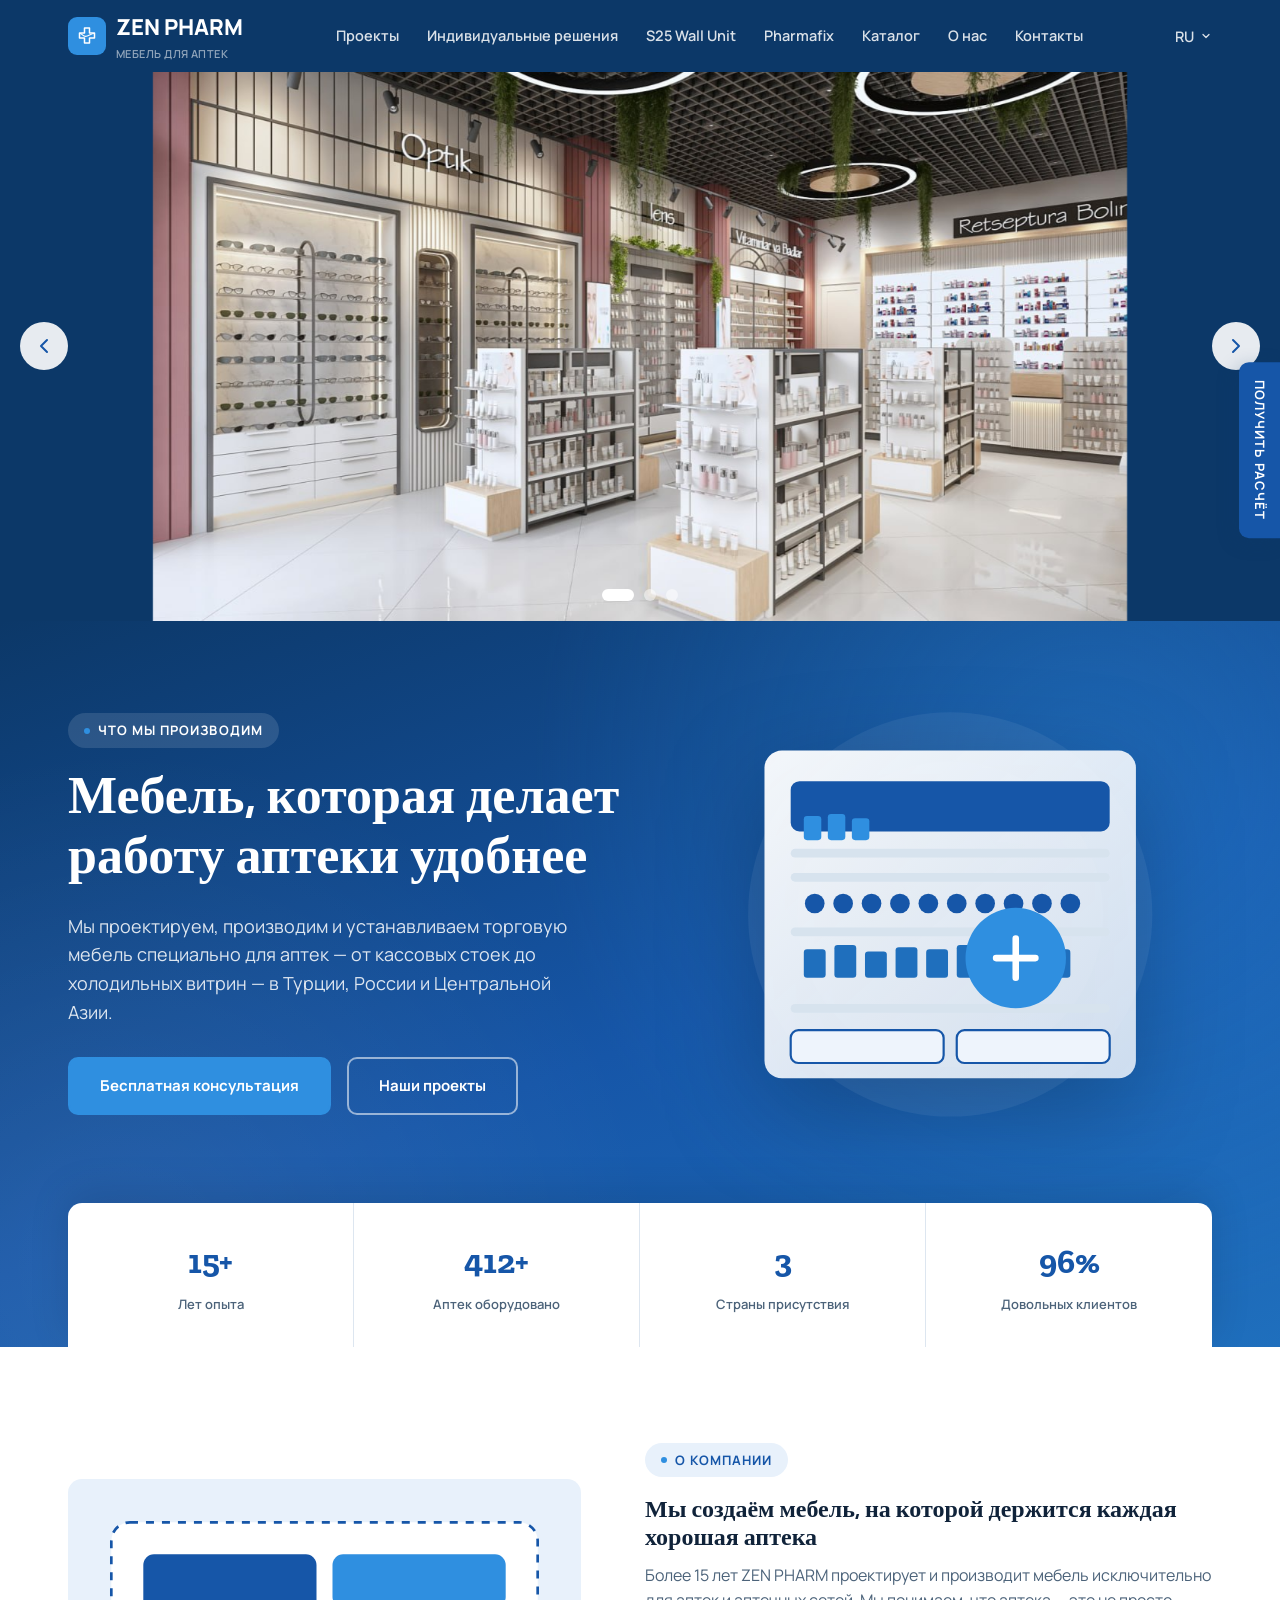
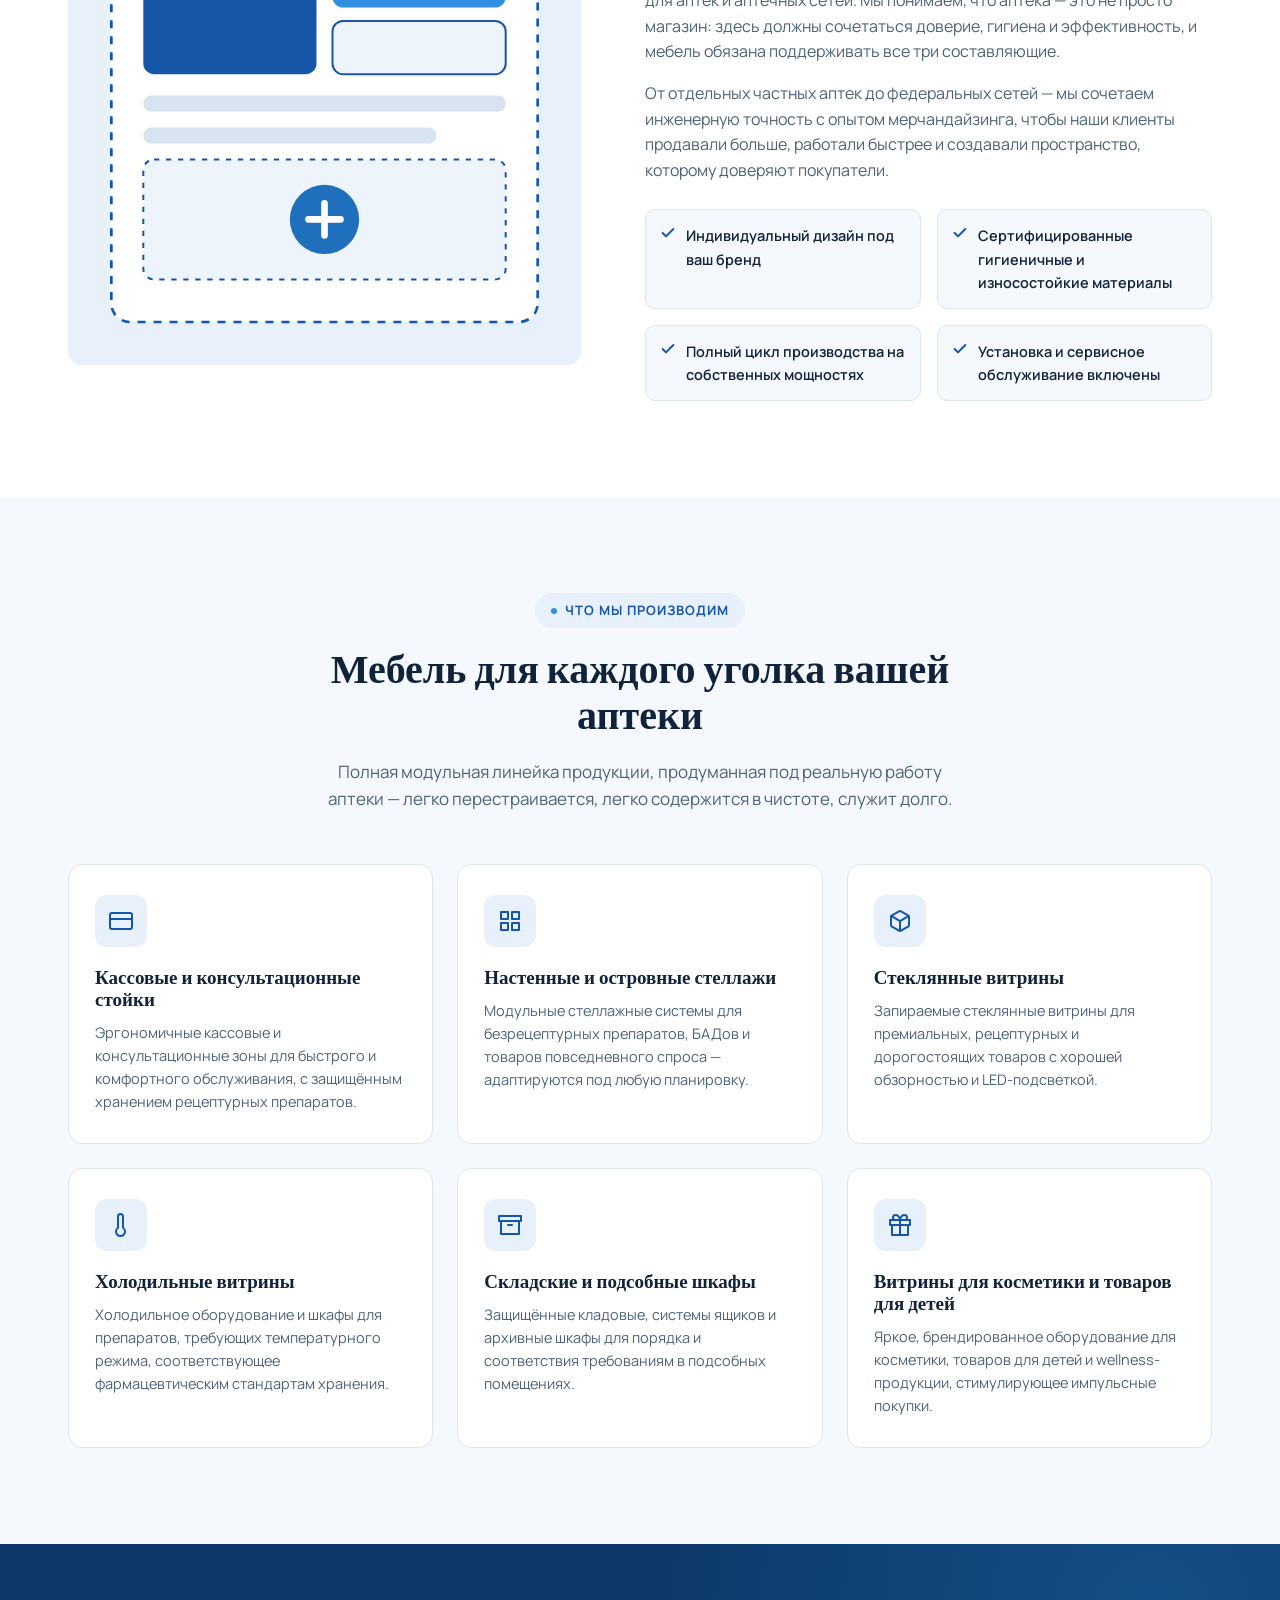
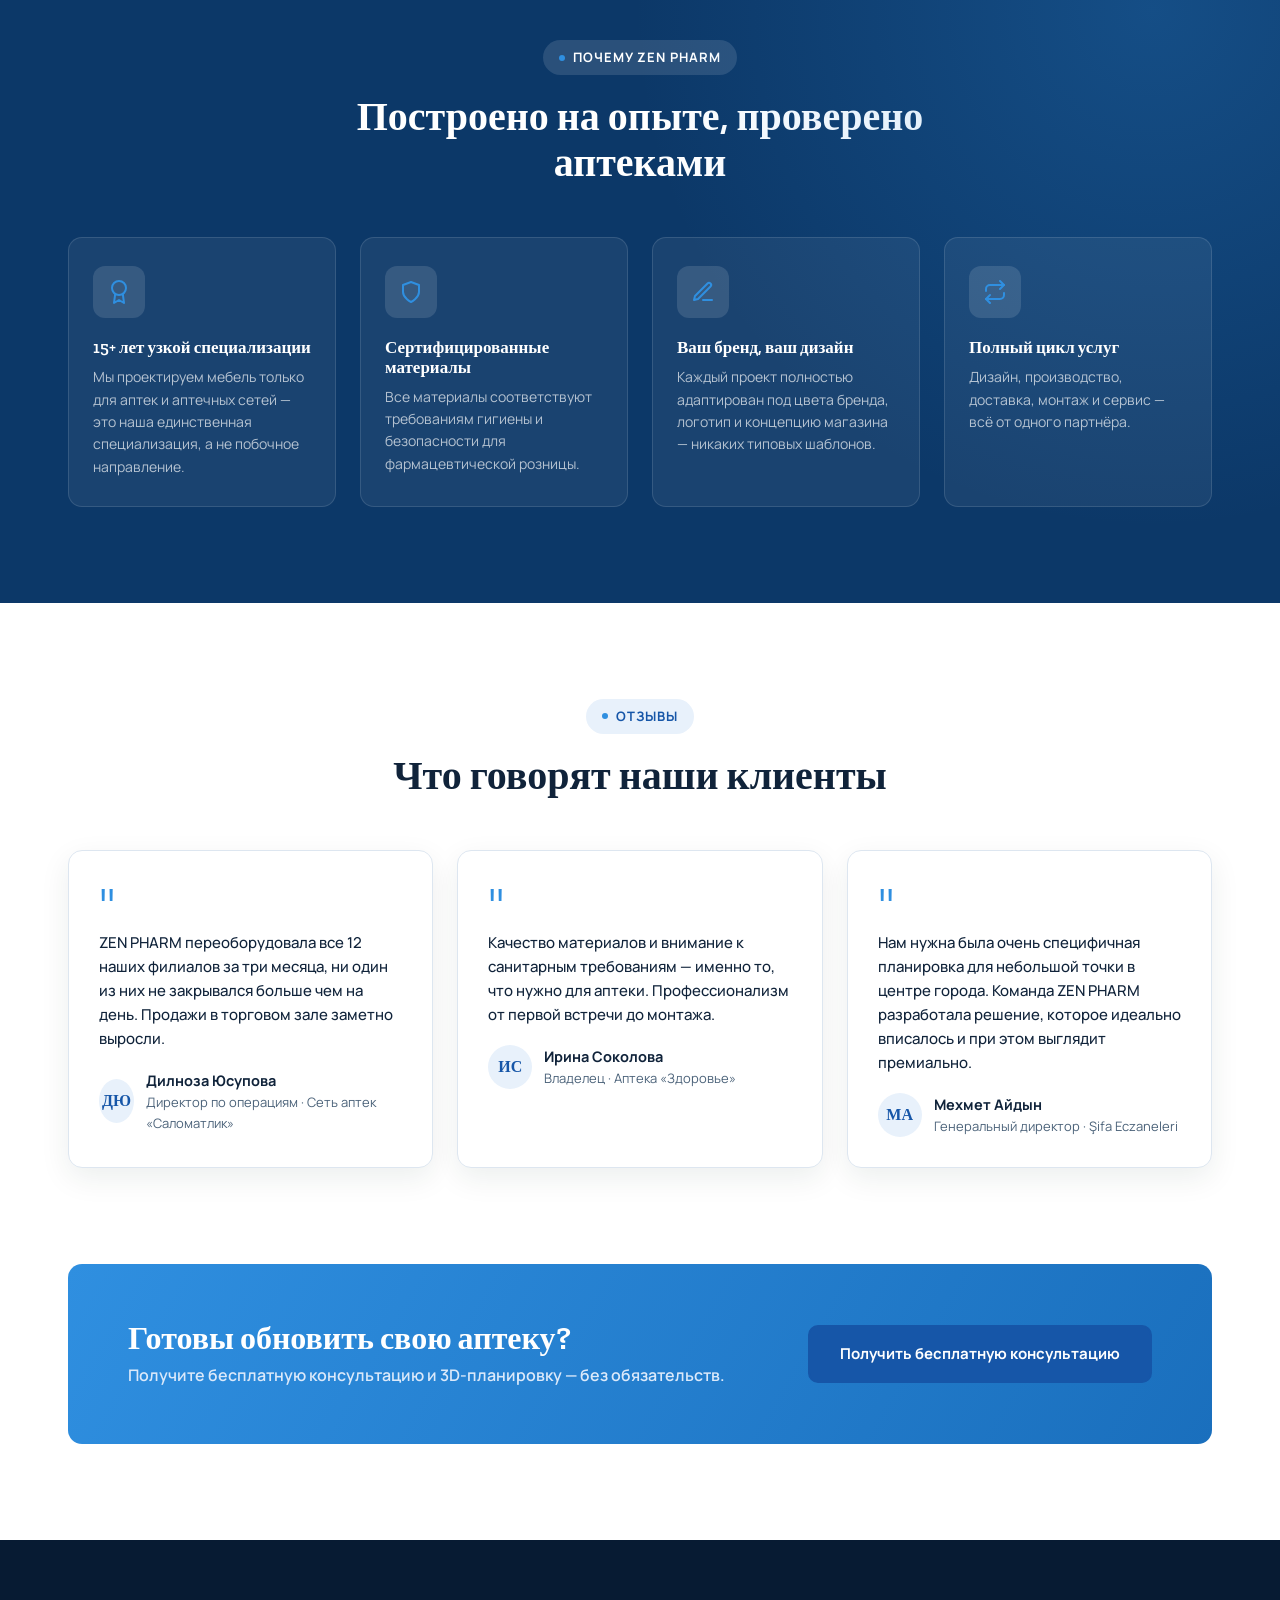
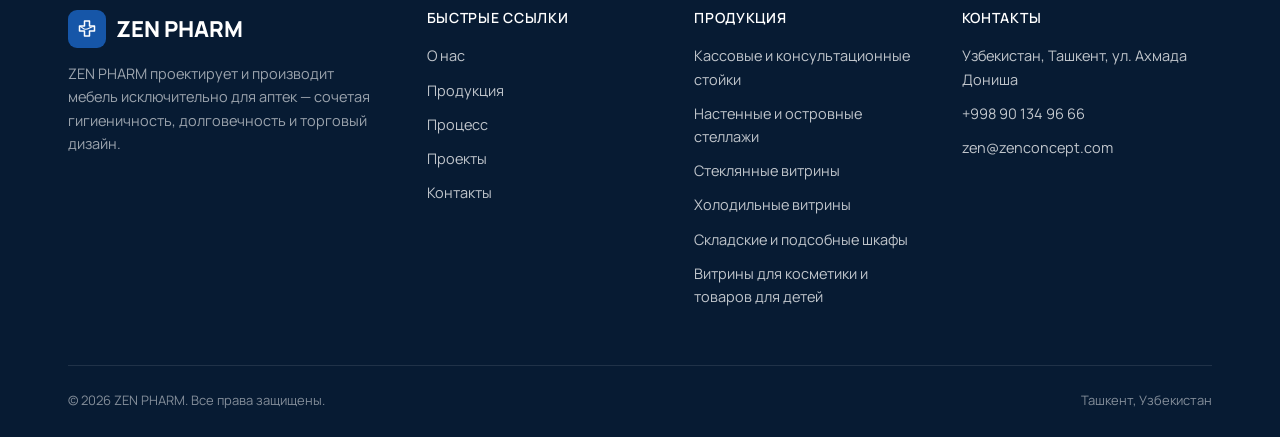
<file: index.html>
<!DOCTYPE html>
<html lang="ru">

<head>
    <meta charset="UTF-8">
    <meta name="viewport" content="width=device-width, initial-scale=1.0">
    <title data-meta-title>ZEN PHARM — Мебель для аптек</title>
    <meta name="description" data-meta-desc content="ZEN PHARM — проектирование, производство и установка мебели для аптек.">
    <link rel="preconnect" href="https://fonts.googleapis.com">
    <link rel="preconnect" href="https://fonts.gstatic.com" crossorigin>
    <link href="https://fonts.googleapis.com/css2?family=Manrope:wght@400;500;600;700;800&family=Zilla+Slab:wght@500;600&display=swap" rel="stylesheet">
    <link rel="stylesheet" href="./css/main.css">
    <!-- Netlify Identity — авторизация для админ-панели /admin/ -->
    <script src="https://identity.netlify.com/v1/netlify-identity-widget.js"></script>
</head>

<body>

    <noscript>
  <div style="background:#0c3868;color:#fff;text-align:center;padding:14px 20px;font-size:14px;font-weight:600;">
    Для работы сайта нужен JavaScript. / This page requires JavaScript. / Sitenin çalışması için JavaScript gereklidir. / Sayt ishlashi uchun JavaScript kerak.
  </div>
</noscript>

    <!-- ============ HEADER (структура sovaretail: разделы = отдельные страницы) ============ -->
    <header id="siteHeader" class="sova-header">
        <div class="container nav-wrap">
            <a href="./index.html" class="brand">
                <span class="brand-mark">
        <svg width="20" height="20" viewBox="0 0 24 24" fill="none" stroke="currentColor" stroke-width="1.8" stroke-linecap="round" stroke-linejoin="round"><path d="M9 2.5h6v6h6v6h-6v6H9v-6H3v-6h6v-6z"/><path d="M3.3 9c3 0 3.5 3.4 7 3.4S16.7 9 20.7 9" stroke-width="1.3"/></svg>
      </span>
                <span>ZEN PHARM<span class="brand-sub" data-i18n="brandSub">Design &amp; Furniture</span></span>
            </a>
            <nav class="main-nav">
                <a href="./works.html" data-i18n="nav.projects">Наши работы</a>
                <a href="./solutions.html" data-i18n="custom.tag">Спец. решения</a>
                <a href="./product1.html">S25 Wall Unit</a>
                <a href="./product2.html">Pharmafix</a>
                <a href="./catalog.html" data-i18n="nav.catalog">Каталог</a>
                <a href="./about.html" data-i18n="nav.about">О нас</a>
                <a href="./contact.html" data-i18n="nav.contact">Контакты</a>
            </nav>
            <div class="header-right">
                <div class="nav-dropdown lang-dropdown">
                    <button type="button" class="nav-drop-btn" id="langDropBtn">RU <svg width="12" height="12" viewBox="0 0 24 24" fill="none" stroke="currentColor" stroke-width="2.5" stroke-linecap="round" stroke-linejoin="round"><polyline points="6 9 12 15 18 9"/></svg></button>
                    <div class="nav-drop-menu lang-menu" data-lang-switch>
                        <button type="button" data-lang="tr">TR</button>
                        <button type="button" data-lang="ru">RU</button>
                        <button type="button" data-lang="en">EN</button>
                        <button type="button" data-lang="uz">UZ</button>
                    </div>
                </div>
                <button type="button" class="hamburger" id="hamburgerBtn" aria-label="Menu">
        <span></span><span></span><span></span>
      </button>
            </div>
        </div>
        <div class="mobile-nav" id="mobileNav">
            <a href="./works.html" data-i18n="nav.projects">Наши работы</a>
            <a href="./solutions.html" data-i18n="custom.tag">Спец. решения</a>
            <a href="./product1.html">S25 Wall Unit</a>
            <a href="./product2.html">Pharmafix</a>
            <a href="./catalog.html" data-i18n="nav.catalog">Каталог</a>
            <a href="./about.html" data-i18n="nav.about">О нас</a>
            <a href="./contact.html" data-i18n="nav.contact">Контакты</a>
            <div class="mobile-lang" data-lang-switch>
                <button type="button" data-lang="tr">TR</button>
                <button type="button" data-lang="ru">RU</button>
                <button type="button" data-lang="en">EN</button>
                <button type="button" data-lang="uz">UZ</button>
            </div>
            <a href="./contact.html" class="btn btn-primary" style="margin-top:16px;width:100%;" data-i18n="nav.quote">Получить расчёт</a>
        </div>
    </header>

    <a href="./contact.html" class="quote-tab" data-i18n="nav.quote">Получить расчёт</a>

    <main id="top">
        <section class="carousel-section">
            <div class="carousel-container">
                <div class="carousel-wrapper">
                    <div class="carousel-slide active" data-slide="0">
                        <img src="./assets/images/carusel-zenpharm1.jpg" alt="ZEN PHARM Carousel 1">
                    </div>
                    <div class="carousel-slide" data-slide="1">
                        <img src="./assets/images/carusel-zenpharm2.jpg" alt="ZEN PHARM Carousel 2">
                    </div>
                    <div class="carousel-slide" data-slide="2">
                        <img src="./assets/images/carusel-zenpharm3.jpg" alt="ZEN PHARM Carousel 3">
                    </div>
                </div>
                <button class="carousel-btn carousel-prev" id="carouselPrev" aria-label="Previous">
        <svg width="24" height="24" viewBox="0 0 24 24" fill="none" stroke="currentColor" stroke-width="2" stroke-linecap="round" stroke-linejoin="round"><polyline points="15 18 9 12 15 6"></polyline></svg>
      </button>
                <button class="carousel-btn carousel-next" id="carouselNext" aria-label="Next">
        <svg width="24" height="24" viewBox="0 0 24 24" fill="none" stroke="currentColor" stroke-width="2" stroke-linecap="round" stroke-linejoin="round"><polyline points="9 18 15 12 9 6"></polyline></svg>
      </button>
                <div class="carousel-dots" id="carouselDots"></div>
            </div>
        </section>

        <section class="hero" style="padding-top:64px;">
            <div class="container hero-grid">
                <div class="hero-copy">
                    <span class="tag" data-i18n="products.tag">Что мы производим</span>
                    <h1 data-i18n="hero.title">Мебель, которая делает работу аптеки удобнее</h1>
                    <p data-i18n="hero.subtitle">Мы проектируем, производим и устанавливаем торговую мебель специально для аптек.</p>
                    <div class="hero-actions">
                        <a href="./contact.html" class="btn btn-primary" data-i18n="hero.cta1">Бесплатная консультация</a>
                        <a href="./works.html" class="btn btn-outline" data-i18n="hero.cta2">Наши проекты</a>
                    </div>
                </div>
                <div class="hero-visual">
                    <svg class="hero-illustration" viewBox="0 0 480 420" xmlns="http://www.w3.org/2000/svg">
          <defs>
            <linearGradient id="shelfGrad" x1="0" y1="0" x2="1" y2="1">
              <stop offset="0" stop-color="#ffffff" stop-opacity="0.95"/>
              <stop offset="1" stop-color="#eef4fc" stop-opacity="0.85"/>
            </linearGradient>
          </defs>
          <circle cx="240" cy="210" r="185" fill="rgba(255,255,255,0.06)"/>
          <circle cx="240" cy="210" r="140" fill="rgba(255,255,255,0.06)"/>
          <g transform="translate(70,60)">
            <rect x="0" y="0" width="340" height="300" rx="16" fill="url(#shelfGrad)"/>
            <rect x="24" y="28" width="292" height="46" rx="8" fill="#1656a8"/>
            <rect x="24" y="90" width="292" height="8" rx="4" fill="#d7e3ee"/>
            <rect x="24" y="112" width="292" height="8" rx="4" fill="#d7e3ee"/>
            <g fill="#2f8fe0">
              <rect x="36" y="60" width="16" height="22" rx="3"/>
              <rect x="58" y="58" width="16" height="24" rx="3"/>
              <rect x="80" y="62" width="16" height="20" rx="3"/>
            </g>
            <g fill="#1656a8">
              <circle cx="46" cy="140" r="9"/><circle cx="72" cy="140" r="9"/><circle cx="98" cy="140" r="9"/>
              <circle cx="124" cy="140" r="9"/><circle cx="150" cy="140" r="9"/><circle cx="176" cy="140" r="9"/>
              <circle cx="202" cy="140" r="9"/><circle cx="228" cy="140" r="9"/><circle cx="254" cy="140" r="9"/>
              <circle cx="280" cy="140" r="9"/>
            </g>
            <rect x="24" y="162" width="292" height="8" rx="4" fill="#d7e3ee"/>
            <g fill="#1f6fbd">
              <rect x="36" y="182" width="20" height="26" rx="3"/><rect x="64" y="178" width="20" height="30" rx="3"/>
              <rect x="92" y="184" width="20" height="24" rx="3"/><rect x="120" y="180" width="20" height="28" rx="3"/>
              <rect x="148" y="182" width="20" height="26" rx="3"/><rect x="176" y="178" width="20" height="30" rx="3"/>
              <rect x="204" y="184" width="20" height="24" rx="3"/><rect x="232" y="180" width="20" height="28" rx="3"/>
              <rect x="260" y="182" width="20" height="26" rx="3"/>
            </g>
            <rect x="24" y="232" width="292" height="8" rx="4" fill="#d7e3ee"/>
            <rect x="24" y="256" width="140" height="30" rx="7" fill="#eef4fc" stroke="#1656a8" stroke-width="2"/>
            <rect x="176" y="256" width="140" height="30" rx="7" fill="#eef4fc" stroke="#1656a8" stroke-width="2"/>
          </g>
          <g transform="translate(300,250)">
            <circle cx="0" cy="0" r="46" fill="#2f8fe0"/>
            <path d="M0 -18v36M-18 0h36" stroke="#ffffff" stroke-width="6" stroke-linecap="round"/>
          </g>
        </svg>
                </div>
            </div>
            <div class="container">
                <div class="stats-bar" id="statsBar"></div>
            </div>
        </section>

        <section id="about">
            <div class="container about-grid">
                <div class="about-visual reveal">
                    <svg viewBox="0 0 340 320" xmlns="http://www.w3.org/2000/svg">
          <rect x="10" y="10" width="320" height="300" rx="14" fill="#ffffff" stroke="#1656a8" stroke-width="2" stroke-dasharray="6 6"/>
          <rect x="34" y="34" width="130" height="90" rx="8" fill="#1656a8"/>
          <rect x="176" y="34" width="130" height="40" rx="8" fill="#2f8fe0"/>
          <rect x="176" y="84" width="130" height="40" rx="8" fill="#eef4fc" stroke="#1656a8" stroke-width="1.5"/>
          <rect x="34" y="140" width="272" height="12" rx="6" fill="#d7e3ee"/>
          <rect x="34" y="164" width="220" height="12" rx="6" fill="#d7e3ee"/>
          <rect x="34" y="188" width="272" height="90" rx="8" fill="#eef4fc" stroke="#1656a8" stroke-width="1.5" stroke-dasharray="4 5"/>
          <circle cx="170" cy="233" r="26" fill="#1f6fbd"/>
          <path d="M170 221v24M158 233h24" stroke="#fff" stroke-width="5" stroke-linecap="round"/>
        </svg>
                </div>
                <div class="about-text reveal">
                    <span class="tag" data-i18n="about.tag">О компании</span>
                    <h2 data-i18n="about.heading">Мы создаём мебель, на которой держится каждая хорошая аптека</h2>
                    <p data-i18n="about.p1"></p>
                    <p data-i18n="about.p2"></p>
                    <ul class="about-list" id="aboutList"></ul>
                </div>
            </div>
        </section>

        <section id="products" class="products">
            <div class="container">
                <div class="section-head center">
                    <span class="tag" data-i18n="products.tag">Что мы производим</span>
                    <h2 data-i18n="products.heading">Мебель для каждого уголка вашей аптеки</h2>
                    <p data-i18n="products.subheading"></p>
                </div>
                <div class="products-grid" id="productsGrid"></div>
            </div>
        </section>

        <section class="features">
            <div class="container">
                <div class="section-head center">
                    <span class="tag" data-i18n="features.tag">Почему ZEN PHARM</span>
                    <h2 data-i18n="features.heading">Построено на опыте, проверено аптеками</h2>
                </div>
                <div class="features-grid" id="featuresGrid"></div>
            </div>
        </section>


        <section id="testimonials">
            <div class="container">
                <div class="section-head center">
                    <span class="tag" data-i18n="testimonials.tag">Отзывы</span>
                    <h2 data-i18n="testimonials.heading">Что говорят наши клиенты</h2>
                </div>
                <div class="testimonials-grid" id="testimonialsGrid"></div>
            </div>
        </section>

        <section style="padding:0 0 96px;">
            <div class="cta-banner">
                <div>
                    <h2 data-i18n="cta.heading">Готовы обновить свою аптеку?</h2>
                    <p data-i18n="cta.text">Получите бесплатную консультацию и 3D-планировку — без обязательств.</p>
                </div>
                <a href="./contact.html" class="btn btn-dark" data-i18n="cta.button">Получить бесплатную консультацию</a>
            </div>
        </section>
    </main>

    <footer>
        <div class="container">
            <div class="footer-grid">
                <div class="footer-brand">
                    <a href="./index.html" class="brand">
                        <span class="brand-mark">
            <svg width="20" height="20" viewBox="0 0 24 24" fill="none" stroke="currentColor" stroke-width="1.8" stroke-linecap="round" stroke-linejoin="round"><path d="M9 2.5h6v6h6v6h-6v6H9v-6H3v-6h6v-6z"/><path d="M3.3 9c3 0 3.5 3.4 7 3.4S16.7 9 20.7 9" stroke-width="1.3"/></svg>
          </span>
                        <span>ZEN PHARM</span>
                    </a>
                    <p data-i18n="footer.about"></p>
                </div>
                <div>
                    <h4 data-i18n="footer.quickLinksTitle">Быстрые ссылки</h4>
                    <ul>
                        <li><a href="./about.html" data-i18n="nav.about">О нас</a></li>
                        <li><a href="./index.html#products" data-i18n="nav.products">Продукция</a></li>
                        <li><a href="./works.html#process" data-i18n="nav.process">Процесс</a></li>
                        <li><a href="./works.html" data-i18n="nav.projects">Проекты</a></li>
                        <li><a href="./contact.html" data-i18n="nav.contact">Контакты</a></li>
                    </ul>
                </div>
                <div>
                    <h4 data-i18n="footer.productsTitle">Продукция</h4>
                    <ul id="footerProducts"></ul>
                </div>
                <div>
                    <h4 data-i18n="footer.contactTitle">Контакты</h4>
                    <ul>
                        <li id="footerAddress"></li>
                        <li data-contact="phone">+998 90 134 96 66</li>
                        <li data-contact="email">zen@zenconcept.com</li>
                    </ul>
                </div>
            </div>
            <div class="footer-bottom">
                <span>© <span id="year"></span> ZEN PHARM. <span data-i18n="footer.rights">Все права защищены.</span></span>
                <span data-i18n="footer.cities">Ташкент, Узбекистан</span>
            </div>
        </div>
    </footer>

    <script src="./js/main.js"></script>
    <!-- Netlify Identity: после входа по инвайт-ссылке редиректим в админку -->
    <script>
        if (window.netlifyIdentity) {
            window.netlifyIdentity.on("init", function(user) {
                if (!user) {
                    window.netlifyIdentity.on("login", function() {
                        document.location.href = "/admin/";
                    });
                }
            });
        }
    </script>
</body>

</html>
</file>
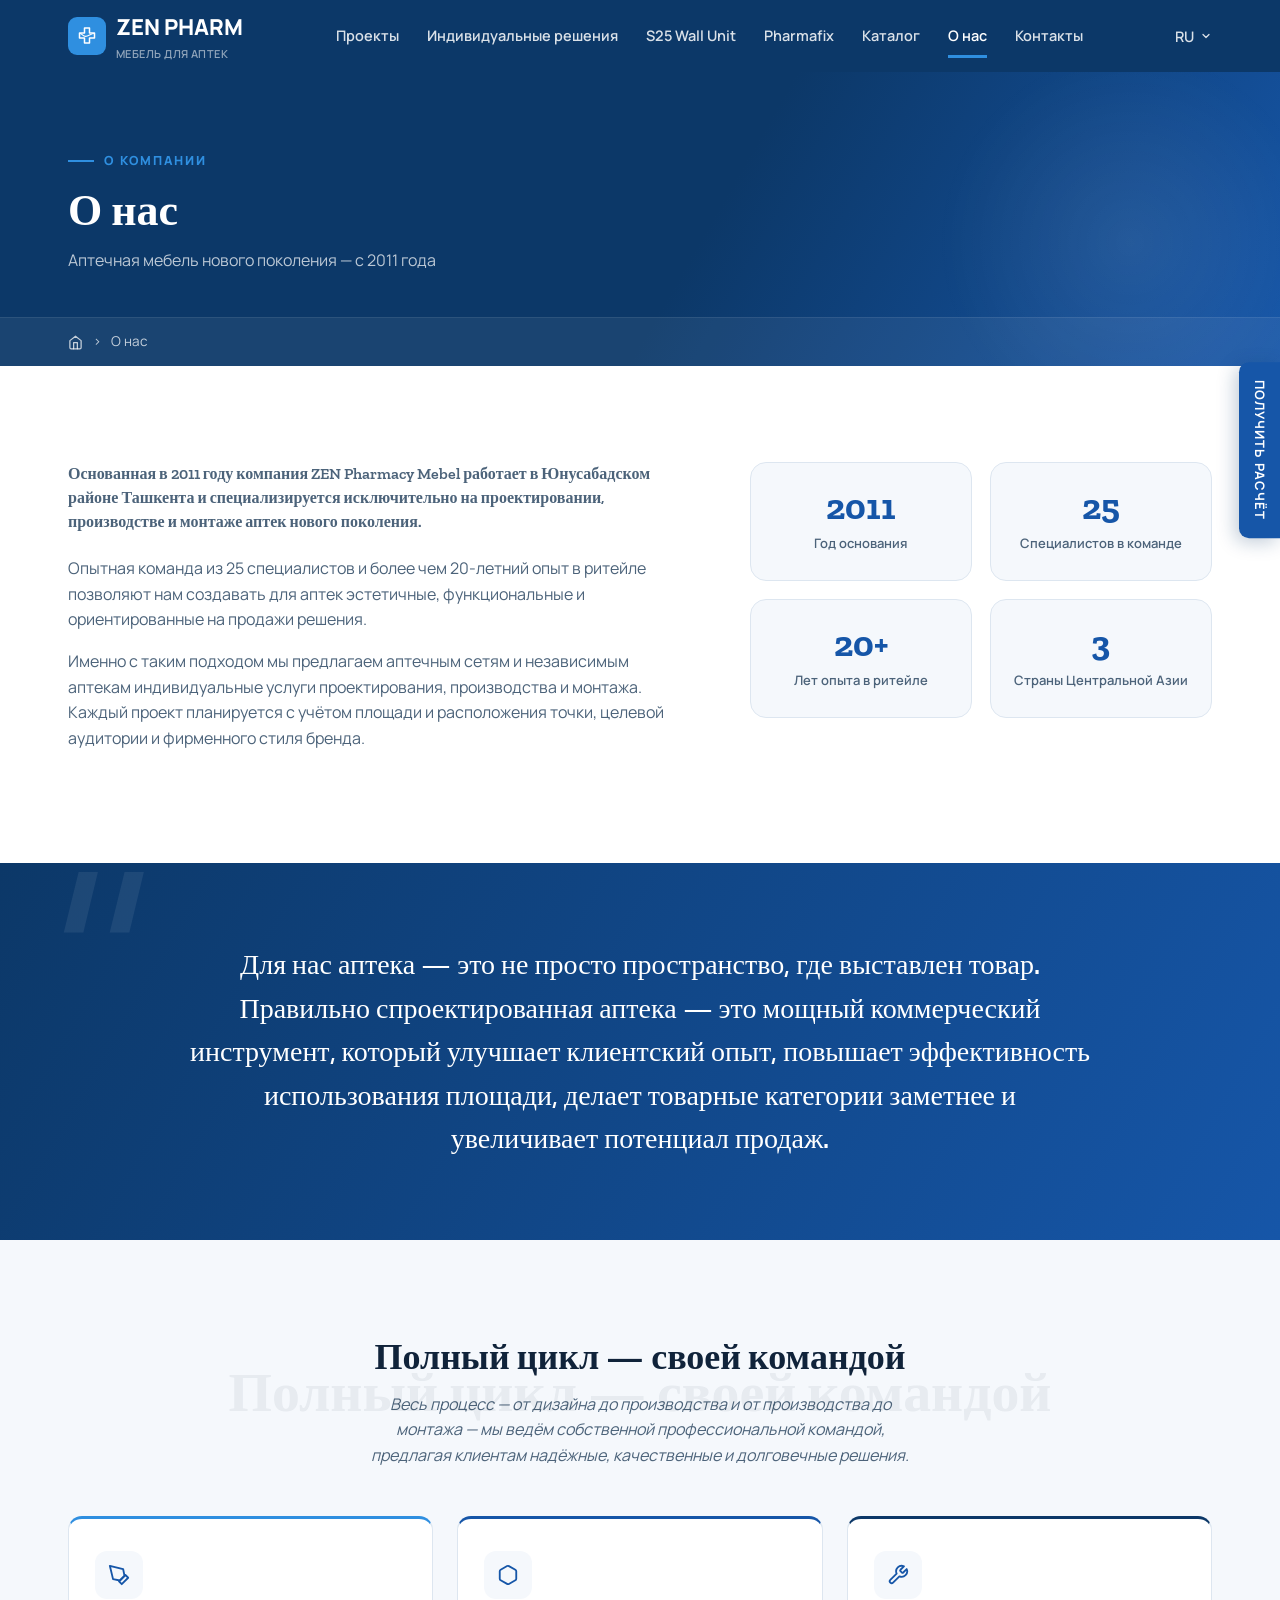
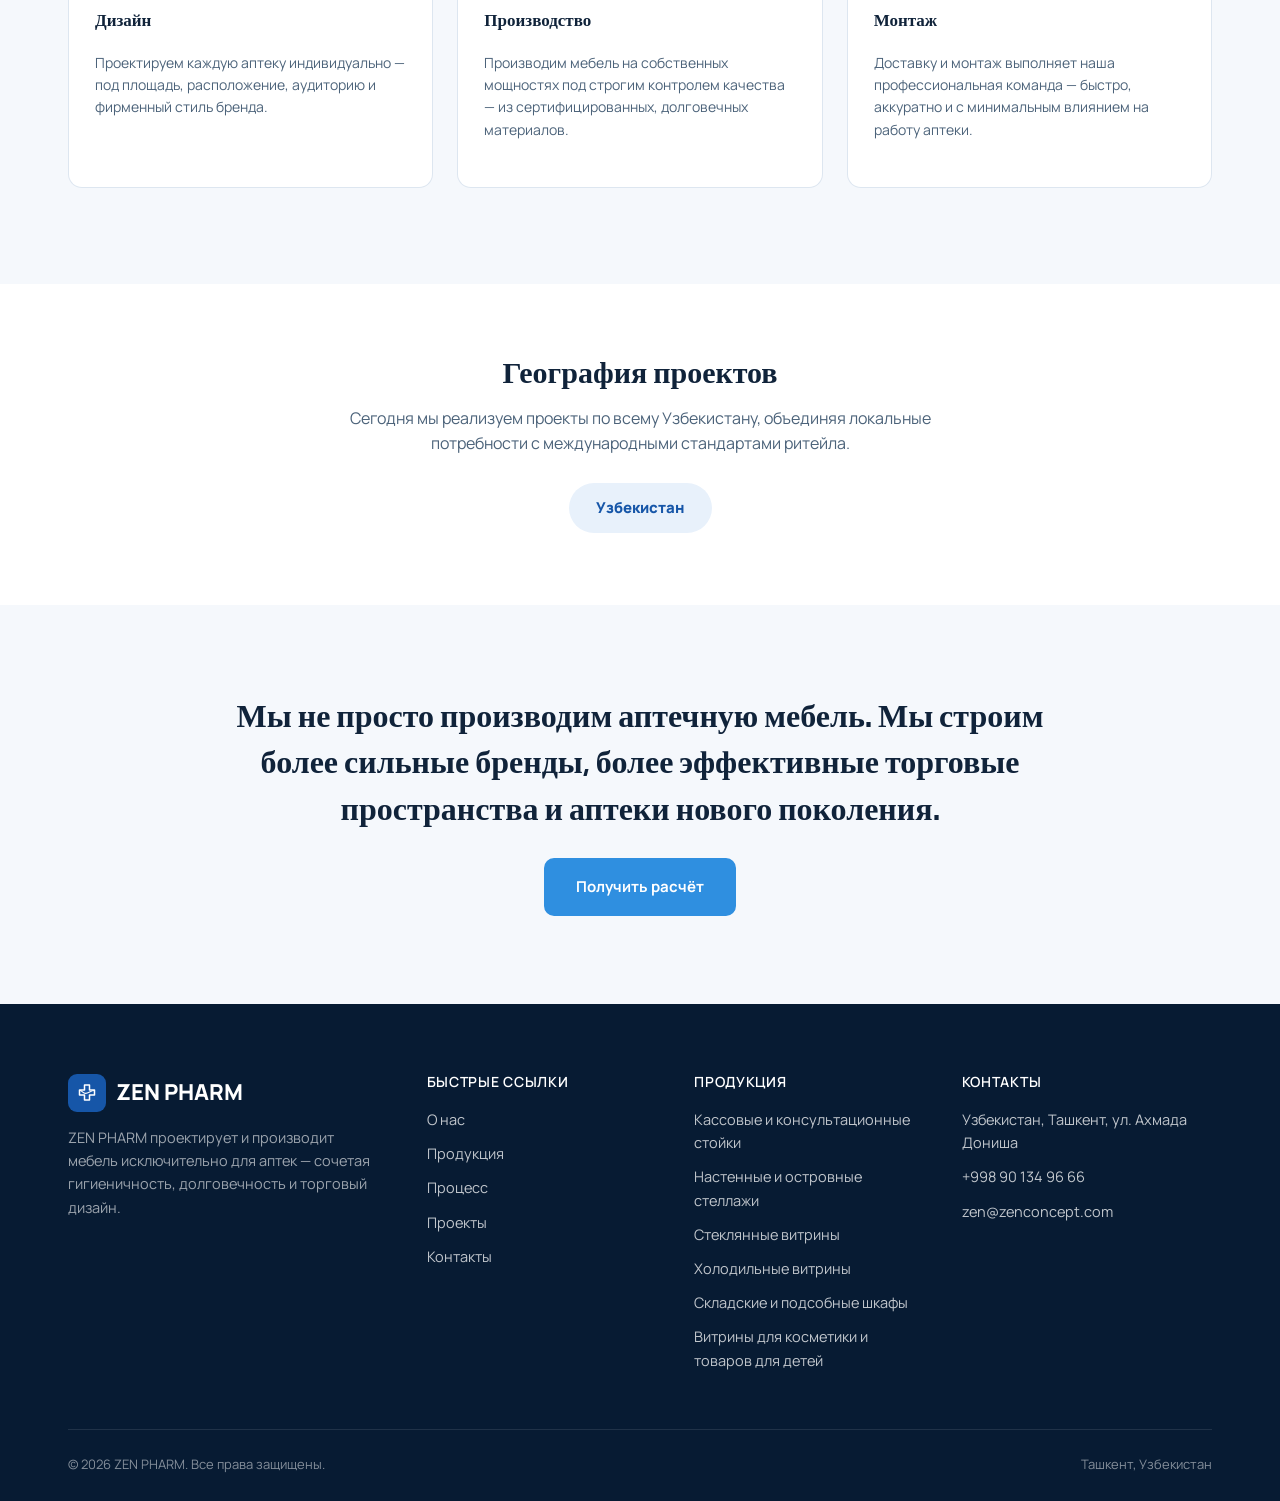
<file: about.html>
<!DOCTYPE html>
<html lang="ru">

<head>
    <meta charset="UTF-8">
    <meta name="viewport" content="width=device-width, initial-scale=1.0">
    <title data-i18n="titles.about">О нас — ZEN PHARM</title>
    <meta name="description" content="ZEN PHARM — проектирование, производство и установка мебели для аптек.">
    <link rel="preconnect" href="https://fonts.googleapis.com">
    <link rel="preconnect" href="https://fonts.gstatic.com" crossorigin>
    <link href="https://fonts.googleapis.com/css2?family=Manrope:wght@400;500;600;700;800&family=Zilla+Slab:wght@500;600&display=swap" rel="stylesheet">
    <link rel="stylesheet" href="./css/main.css">
</head>

<body>

    <noscript>
  <div style="background:#0c3868;color:#fff;text-align:center;padding:14px 20px;font-size:14px;font-weight:600;">
    Для работы сайта нужен JavaScript. / This page requires JavaScript. / Sitenin çalışması için JavaScript gereklidir. / Sayt ishlashi uchun JavaScript kerak.
  </div>
</noscript>

    <!-- ============ HEADER (структура sovaretail: разделы = отдельные страницы) ============ -->
    <header id="siteHeader" class="sova-header">
        <div class="container nav-wrap">
            <a href="./index.html" class="brand">
                <span class="brand-mark">
        <svg width="20" height="20" viewBox="0 0 24 24" fill="none" stroke="currentColor" stroke-width="1.8" stroke-linecap="round" stroke-linejoin="round"><path d="M9 2.5h6v6h6v6h-6v6H9v-6H3v-6h6v-6z"/><path d="M3.3 9c3 0 3.5 3.4 7 3.4S16.7 9 20.7 9" stroke-width="1.3"/></svg>
      </span>
                <span>ZEN PHARM<span class="brand-sub" data-i18n="brandSub">Design &amp; Furniture</span></span>
            </a>
            <nav class="main-nav">
                <a href="./works.html" data-i18n="nav.projects">Наши работы</a>
                <a href="./solutions.html" data-i18n="custom.tag">Спец. решения</a>
                <a href="./product1.html">S25 Wall Unit</a>
                <a href="./product2.html">Pharmafix</a>
                <a href="./catalog.html" data-i18n="nav.catalog">Каталог</a>
                <a href="./about.html" class="nav-active" data-i18n="nav.about">О нас</a>
                <a href="./contact.html" data-i18n="nav.contact">Контакты</a>
            </nav>
            <div class="header-right">
                <div class="nav-dropdown lang-dropdown">
                    <button type="button" class="nav-drop-btn" id="langDropBtn">RU <svg width="12" height="12" viewBox="0 0 24 24" fill="none" stroke="currentColor" stroke-width="2.5" stroke-linecap="round" stroke-linejoin="round"><polyline points="6 9 12 15 18 9"/></svg></button>
                    <div class="nav-drop-menu lang-menu" data-lang-switch>
                        <button type="button" data-lang="tr">TR</button>
                        <button type="button" data-lang="ru">RU</button>
                        <button type="button" data-lang="en">EN</button>
                        <button type="button" data-lang="uz">UZ</button>
                    </div>
                </div>
                <button type="button" class="hamburger" id="hamburgerBtn" aria-label="Menu">
        <span></span><span></span><span></span>
      </button>
            </div>
        </div>
        <div class="mobile-nav" id="mobileNav">
            <a href="./works.html" data-i18n="nav.projects">Наши работы</a>
            <a href="./solutions.html" data-i18n="custom.tag">Спец. решения</a>
            <a href="./product1.html">S25 Wall Unit</a>
            <a href="./product2.html">Pharmafix</a>
            <a href="./catalog.html" data-i18n="nav.catalog">Каталог</a>
            <a href="./about.html" data-i18n="nav.about">О нас</a>
            <a href="./contact.html" data-i18n="nav.contact">Контакты</a>
            <div class="mobile-lang" data-lang-switch>
                <button type="button" data-lang="tr">TR</button>
                <button type="button" data-lang="ru">RU</button>
                <button type="button" data-lang="en">EN</button>
                <button type="button" data-lang="uz">UZ</button>
            </div>
            <a href="./contact.html" class="btn btn-primary" style="margin-top:16px;width:100%;" data-i18n="nav.quote">Получить расчёт</a>
        </div>
    </header>

    <a href="./contact.html" class="quote-tab" data-i18n="nav.quote">Получить расчёт</a>

    <main id="top">

        <!-- ============ БАННЕР ============ -->
        <div class="page-banner">
            <div class="container">
                <span class="banner-tag" data-i18n="ab.tag">О КОМПАНИИ</span>
                <h2 data-i18n="ab.title">О нас</h2>
                <p data-i18n="ab.sub">Аптечная мебель нового поколения — с 2011 года</p>
            </div>
            <div class="banner-breadcrumb">
                <div class="container breadcrumb-inner">
                    <a href="./index.html" aria-label="Главная"><svg width="15" height="15" viewBox="0 0 24 24" fill="none" stroke="currentColor" stroke-width="2" stroke-linecap="round" stroke-linejoin="round"><path d="M3 9l9-7 9 7v11a2 2 0 0 1-2 2H5a2 2 0 0 1-2-2z"/><polyline points="9 22 9 12 15 12 15 22"/></svg></a>
                    <span>›</span>
                    <span data-i18n="ab.title">О нас</span>
                </div>
            </div>
        </div>

        <!-- ============ ИСТОРИЯ + ЦИФРЫ ============ -->
        <section class="about-story">
            <div class="container story-grid">
                <div class="story-text reveal">
                    <p class="story-lead" data-i18n="ab.lead">Основанная в 2011 году компания ZEN Pharmacy Mebel работает в Юнусабадском районе Ташкента и специализируется исключительно на проектировании, производстве и монтаже аптек нового поколения.</p>
                    <p data-i18n="ab.p1">Опытная команда из 25 специалистов и более чем 20-летний опыт в ритейле позволяют нам создавать для аптек эстетичные, функциональные и ориентированные на продажи решения.</p>
                    <p data-i18n="ab.p2">Именно с таким подходом мы предлагаем аптечным сетям и независимым аптекам индивидуальные услуги проектирования, производства и монтажа. Каждый проект планируется с учётом площади и расположения точки, целевой аудитории и фирменного стиля бренда.</p>
                </div>
                <div class="story-stats reveal">
                    <div class="s-stat">
                        <div class="s-num">2011</div>
                        <div class="s-label" data-i18n="ab.stat1">Год основания</div>
                    </div>
                    <div class="s-stat">
                        <div class="s-num">25</div>
                        <div class="s-label" data-i18n="ab.stat2">Специалистов в команде</div>
                    </div>
                    <div class="s-stat">
                        <div class="s-num">20+</div>
                        <div class="s-label" data-i18n="ab.stat3">Лет опыта в ритейле</div>
                    </div>
                    <div class="s-stat">
                        <div class="s-num">3</div>
                        <div class="s-label" data-i18n="ab.stat4">Страны Центральной Азии</div>
                    </div>
                </div>
            </div>
        </section>

        <!-- ============ ЦИТАТА-ФИЛОСОФИЯ ============ -->
        <section class="about-quote-band">
            <div class="container">
                <p class="big-quote reveal" data-i18n="ab.quote">Для нас аптека — это не просто пространство, где выставлен товар. Правильно спроектированная аптека — это мощный коммерческий инструмент, который улучшает клиентский опыт, повышает эффективность использования площади, делает товарные категории заметнее и увеличивает потенциал продаж.</p>
            </div>
        </section>

        <!-- ============ ПОЛНЫЙ ЦИКЛ: 3 КАРТОЧКИ ============ -->
        <section class="about-cycle">
            <div class="container">
                <h2 class="echo-heading center reveal" data-i18n="ab.cycleTitle" data-echo="ПОЛНЫЙ ЦИКЛ">Полный цикл — своей командой</h2>
                <p class="exp-quote reveal" data-i18n="ab.cycleSub">Весь процесс — от дизайна до производства и от производства до монтажа — мы ведём собственной профессиональной командой, предлагая клиентам надёжные, качественные и долговечные решения.</p>
                <div class="action-cards">
                    <div class="action-card ac-accent reveal">
                        <div class="ac-icon"><svg width="22" height="22" viewBox="0 0 24 24" fill="none" stroke="currentColor" stroke-width="2" stroke-linecap="round" stroke-linejoin="round"><path d="M12 19l7-7 3 3-7 7-3-3z"/><path d="M18 13l-1.5-7.5L2 2l3.5 14.5L13 18l5-5z"/></svg></div>
                        <h4 data-i18n="ab.c1t">Дизайн</h4>
                        <p data-i18n="ab.c1d">Проектируем каждую аптеку индивидуально — под площадь, расположение, аудиторию и фирменный стиль бренда.</p>
                    </div>
                    <div class="action-card ac-primary reveal">
                        <div class="ac-icon"><svg width="22" height="22" viewBox="0 0 24 24" fill="none" stroke="currentColor" stroke-width="2" stroke-linecap="round" stroke-linejoin="round"><path d="M21 16V8a2 2 0 0 0-1-1.73l-7-4a2 2 0 0 0-2 0l-7 4A2 2 0 0 0 3 8v8a2 2 0 0 0 1 1.73l7 4a2 2 0 0 0 2 0l7-4A2 2 0 0 0 21 16z"/></svg></div>
                        <h4 data-i18n="ab.c2t">Производство</h4>
                        <p data-i18n="ab.c2d">Производим мебель на собственных мощностях под строгим контролем качества — из сертифицированных, долговечных материалов.</p>
                    </div>
                    <div class="action-card ac-dark reveal">
                        <div class="ac-icon"><svg width="22" height="22" viewBox="0 0 24 24" fill="none" stroke="currentColor" stroke-width="2" stroke-linecap="round" stroke-linejoin="round"><path d="M14.7 6.3a1 1 0 0 0 0 1.4l1.6 1.6a1 1 0 0 0 1.4 0l3.77-3.77a6 6 0 0 1-7.94 7.94l-6.91 6.91a2.12 2.12 0 0 1-3-3l6.91-6.91a6 6 0 0 1 7.94-7.94l-3.76 3.76z"/></svg></div>
                        <h4 data-i18n="ab.c3t">Монтаж</h4>
                        <p data-i18n="ab.c3d">Доставку и монтаж выполняет наша профессиональная команда — быстро, аккуратно и с минимальным влиянием на работу аптеки.</p>
                    </div>
                </div>
            </div>
        </section>

        <!-- ============ ГЕОГРАФИЯ ============ -->
        <section class="about-geo">
            <div class="container geo-inner reveal">
                <h3 data-i18n="ab.geoTitle">География проектов</h3>
                <p data-i18n="ab.geoText">Сегодня мы реализуем проекты по всему Узбекистану, объединяя локальные потребности с международными стандартами ритейла.</p>
                <div class="geo-tags">
                    <span class="geo-tag" data-i18n="ab.geo1">Узбекистан</span>
                </div>
            </div>
        </section>

        <!-- ============ ФИНАЛЬНОЕ ЗАЯВЛЕНИЕ + CTA ============ -->
        <section class="about-final">
            <div class="container" style="text-align:center;">
                <p class="final-statement reveal" data-i18n="ab.final">Мы не просто производим аптечную мебель. Мы строим более сильные бренды, более эффективные торговые пространства и аптеки нового поколения.</p>
                <a href="./contact.html" class="btn btn-primary reveal" style="margin-top:26px;" data-i18n="nav.quote">Получить расчёт</a>
            </div>
        </section>


    </main>

    <footer>
        <div class="container">
            <div class="footer-grid">
                <div class="footer-brand">
                    <a href="./index.html" class="brand">
                        <span class="brand-mark">
            <svg width="20" height="20" viewBox="0 0 24 24" fill="none" stroke="currentColor" stroke-width="1.8" stroke-linecap="round" stroke-linejoin="round"><path d="M9 2.5h6v6h6v6h-6v6H9v-6H3v-6h6v-6z"/><path d="M3.3 9c3 0 3.5 3.4 7 3.4S16.7 9 20.7 9" stroke-width="1.3"/></svg>
          </span>
                        <span>ZEN PHARM</span>
                    </a>
                    <p data-i18n="footer.about"></p>
                </div>
                <div>
                    <h4 data-i18n="footer.quickLinksTitle">Быстрые ссылки</h4>
                    <ul>
                        <li><a href="./about.html" data-i18n="nav.about">О нас</a></li>
                        <li><a href="./index.html#products" data-i18n="nav.products">Продукция</a></li>
                        <li><a href="./works.html#process" data-i18n="nav.process">Процесс</a></li>
                        <li><a href="./works.html" data-i18n="nav.projects">Проекты</a></li>
                        <li><a href="./contact.html" data-i18n="nav.contact">Контакты</a></li>
                    </ul>
                </div>
                <div>
                    <h4 data-i18n="footer.productsTitle">Продукция</h4>
                    <ul id="footerProducts"></ul>
                </div>
                <div>
                    <h4 data-i18n="footer.contactTitle">Контакты</h4>
                    <ul>
                        <li id="footerAddress"></li>
                        <li data-contact="phone">+998 90 134 96 66</li>
                        <li data-contact="email">zen@zenconcept.com</li>
                    </ul>
                </div>
            </div>
            <div class="footer-bottom">
                <span>© <span id="year"></span> ZEN PHARM. <span data-i18n="footer.rights">Все права защищены.</span></span>
                <span data-i18n="footer.cities">Ташкент, Узбекистан</span>
            </div>
        </div>
    </footer>

    <script src="./js/main.js"></script>
</body>

</html>
</file>
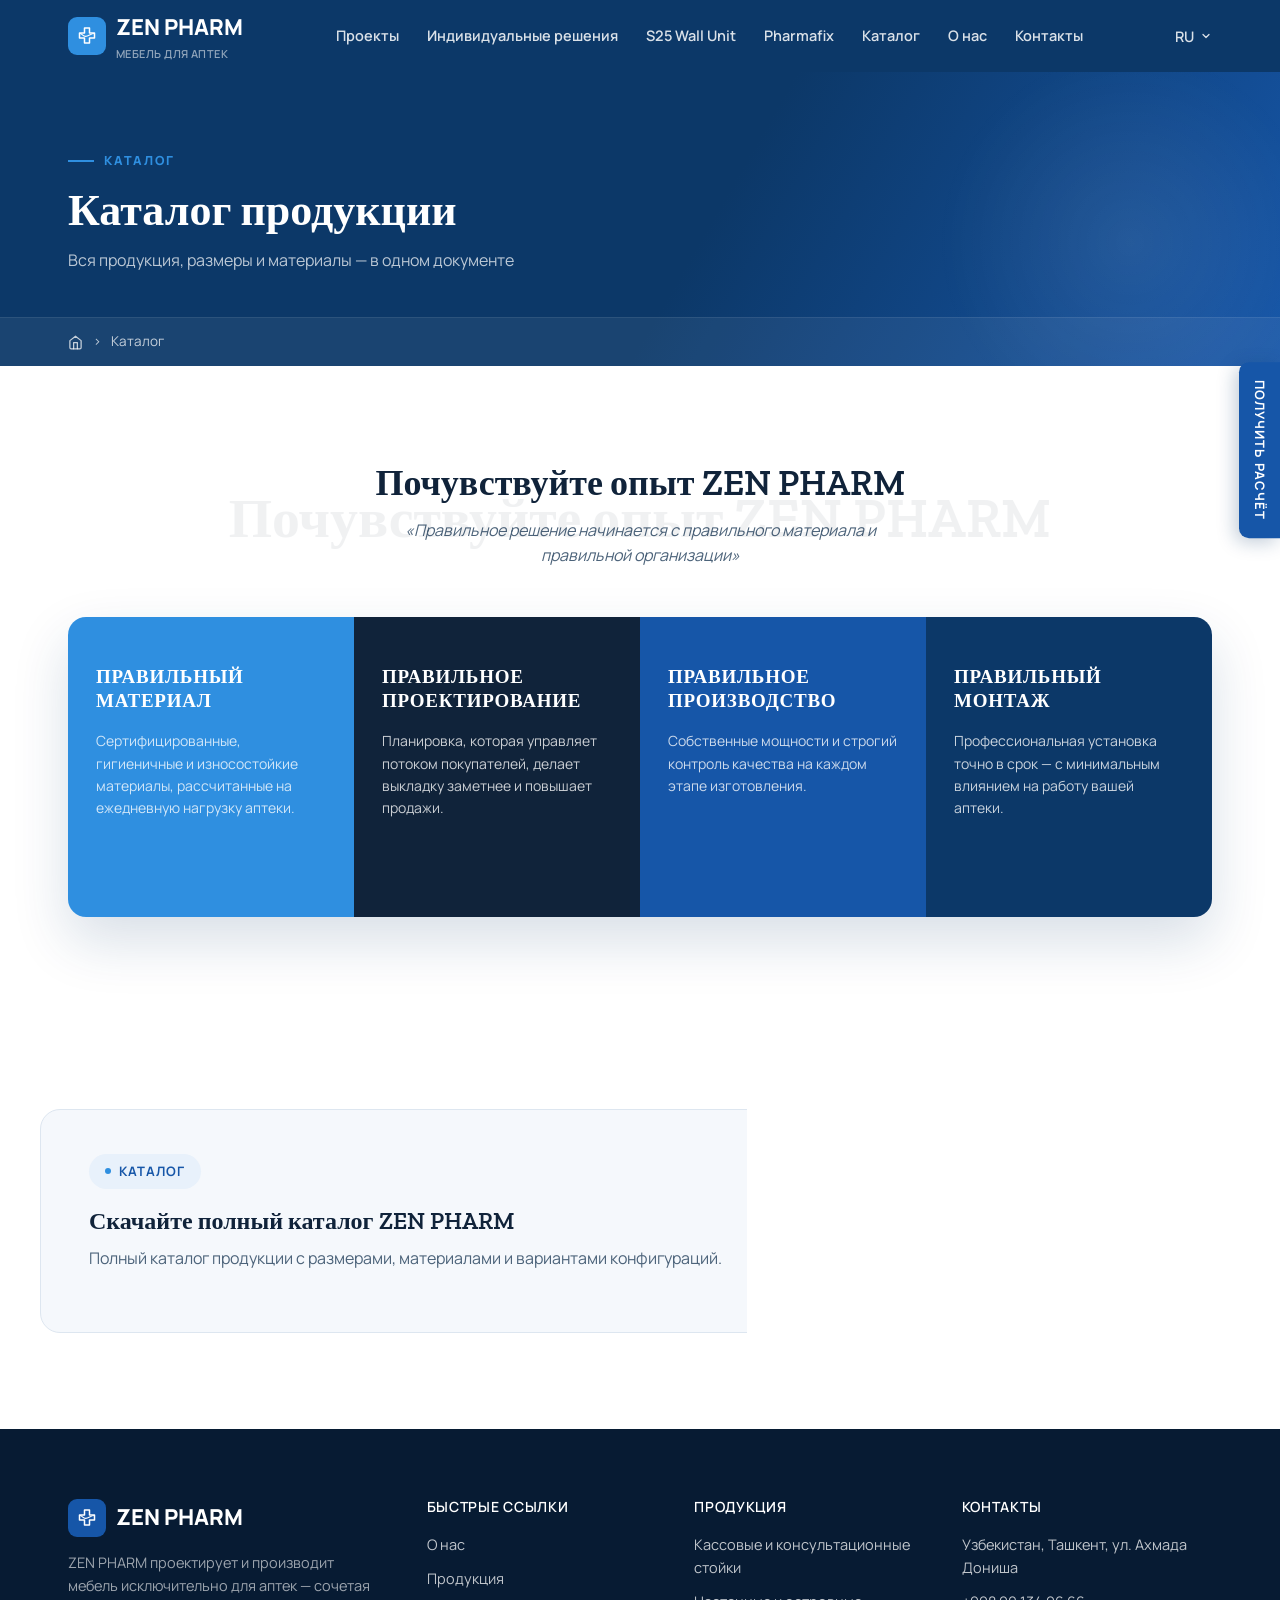
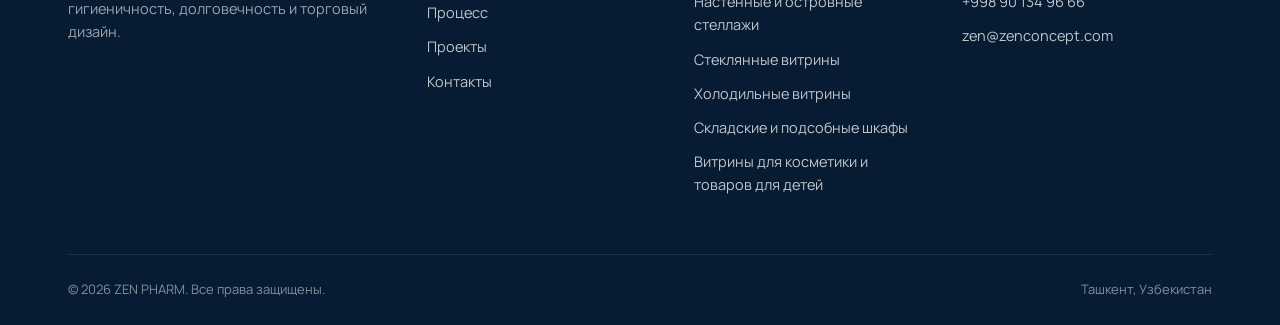
<file: catalog.html>
<!DOCTYPE html>
<html lang="ru">

<head>
    <meta charset="UTF-8">
    <meta name="viewport" content="width=device-width, initial-scale=1.0">
    <title data-i18n="titles.catalog">Каталог — ZEN PHARM</title>
    <meta name="description" content="ZEN PHARM — проектирование, производство и установка мебели для аптек.">
    <link rel="preconnect" href="https://fonts.googleapis.com">
    <link rel="preconnect" href="https://fonts.gstatic.com" crossorigin>
    <link href="https://fonts.googleapis.com/css2?family=Manrope:wght@400;500;600;700;800&family=Zilla+Slab:wght@500;600&display=swap" rel="stylesheet">
    <link rel="stylesheet" href="./css/main.css">
</head>

<body>

    <noscript>
  <div style="background:#0c3868;color:#fff;text-align:center;padding:14px 20px;font-size:14px;font-weight:600;">
    Для работы сайта нужен JavaScript. / This page requires JavaScript. / Sitenin çalışması için JavaScript gereklidir. / Sayt ishlashi uchun JavaScript kerak.
  </div>
</noscript>

    <!-- ============ HEADER (структура sovaretail: разделы = отдельные страницы) ============ -->
    <header id="siteHeader" class="sova-header">
        <div class="container nav-wrap">
            <a href="./index.html" class="brand">
                <span class="brand-mark">
        <svg width="20" height="20" viewBox="0 0 24 24" fill="none" stroke="currentColor" stroke-width="1.8" stroke-linecap="round" stroke-linejoin="round"><path d="M9 2.5h6v6h6v6h-6v6H9v-6H3v-6h6v-6z"/><path d="M3.3 9c3 0 3.5 3.4 7 3.4S16.7 9 20.7 9" stroke-width="1.3"/></svg>
      </span>
                <span>ZEN PHARM<span class="brand-sub" data-i18n="brandSub">Design &amp; Furniture</span></span>
            </a>
            <nav class="main-nav">
                <a href="./works.html" data-i18n="nav.projects">Наши работы</a>
                <a href="./solutions.html" data-i18n="custom.tag">Спец. решения</a>
                <a href="./product1.html">S25 Wall Unit</a>
                <a href="./product2.html">Pharmafix</a>
                <a href="./catalog.html" class="nav-active" data-i18n="nav.catalog">Каталог</a>
                <a href="./about.html" data-i18n="nav.about">О нас</a>
                <a href="./contact.html" data-i18n="nav.contact">Контакты</a>
            </nav>
            <div class="header-right">
                <div class="nav-dropdown lang-dropdown">
                    <button type="button" class="nav-drop-btn" id="langDropBtn">RU <svg width="12" height="12" viewBox="0 0 24 24" fill="none" stroke="currentColor" stroke-width="2.5" stroke-linecap="round" stroke-linejoin="round"><polyline points="6 9 12 15 18 9"/></svg></button>
                    <div class="nav-drop-menu lang-menu" data-lang-switch>
                        <button type="button" data-lang="tr">TR</button>
                        <button type="button" data-lang="ru">RU</button>
                        <button type="button" data-lang="en">EN</button>
                        <button type="button" data-lang="uz">UZ</button>
                    </div>
                </div>
                <button type="button" class="hamburger" id="hamburgerBtn" aria-label="Menu">
        <span></span><span></span><span></span>
      </button>
            </div>
        </div>
        <div class="mobile-nav" id="mobileNav">
            <a href="./works.html" data-i18n="nav.projects">Наши работы</a>
            <a href="./solutions.html" data-i18n="custom.tag">Спец. решения</a>
            <a href="./product1.html">S25 Wall Unit</a>
            <a href="./product2.html">Pharmafix</a>
            <a href="./catalog.html" data-i18n="nav.catalog">Каталог</a>
            <a href="./about.html" data-i18n="nav.about">О нас</a>
            <a href="./contact.html" data-i18n="nav.contact">Контакты</a>
            <div class="mobile-lang" data-lang-switch>
                <button type="button" data-lang="tr">TR</button>
                <button type="button" data-lang="ru">RU</button>
                <button type="button" data-lang="en">EN</button>
                <button type="button" data-lang="uz">UZ</button>
            </div>
            <a href="./contact.html" class="btn btn-primary" style="margin-top:16px;width:100%;" data-i18n="nav.quote">Получить расчёт</a>
        </div>
    </header>

    <a href="./contact.html" class="quote-tab" data-i18n="nav.quote">Получить расчёт</a>

    <main id="top">
        <div class="page-banner">
            <div class="container">
                <span class="banner-tag" data-i18n="cat.tag">КАТАЛОГ</span>
                <h2 data-i18n="cat.title">Каталог продукции</h2>
                <p data-i18n="cat.sub">Вся продукция, размеры и материалы — в одном документе</p>
            </div>
            <div class="banner-breadcrumb">
                <div class="container breadcrumb-inner">
                    <a href="./index.html" aria-label="Главная"><svg width="15" height="15" viewBox="0 0 24 24" fill="none" stroke="currentColor" stroke-width="2" stroke-linecap="round" stroke-linejoin="round"><path d="M3 9l9-7 9 7v11a2 2 0 0 1-2 2H5a2 2 0 0 1-2-2z"/><polyline points="9 22 9 12 15 12 15 22"/></svg></a>
                    <span>›</span>
                    <span data-i18n="nav.catalog">Каталог</span>
                </div>
            </div>
        </div>

        <section class="experience-section">
            <div class="container">
                <h2 class="echo-heading center reveal" data-i18n="sol.expTitle" data-echo="ZEN PHARM">Почувствуйте опыт ZEN PHARM</h2>
                <p class="exp-quote reveal" data-i18n="sol.expQuote">«Правильное решение начинается с правильного материала и правильной организации»</p>
                <div class="exp-panels">
                    <div class="exp-panel exp-p1 reveal">
                        <h3 data-i18n="sol.p1t">…</h3>
                        <p data-i18n="sol.p1d">…</p>
                    </div>
                    <div class="exp-panel exp-p2 reveal">
                        <h3 data-i18n="sol.p2t">…</h3>
                        <p data-i18n="sol.p2d">…</p>
                    </div>
                    <div class="exp-panel exp-p3 reveal">
                        <h3 data-i18n="sol.p3t">…</h3>
                        <p data-i18n="sol.p3d">…</p>
                    </div>
                    <div class="exp-panel exp-p4 reveal">
                        <h3 data-i18n="sol.p4t">…</h3>
                        <p data-i18n="sol.p4d">…</p>
                    </div>
                </div>
            </div>
        </section>

        <section id="catalog" class="catalog-section">
            <div class="container catalog-inner reveal">
                <div>
                    <span class="tag" data-i18n="cat.tag">Каталог</span>
                    <h2 data-i18n="cat.dlTitle">Скачайте полный каталог ZEN PHARM</h2>
                    <p style="color:var(--ink-soft);" data-i18n="cat.dlText">Полный каталог продукции с размерами, материалами и вариантами конфигураций.</p>
                </div>
                <a href="./files/catalog-file.pdf" download class="btn btn-primary catalog-btn" data-catalog-link><svg width="18" height="18" viewBox="0 0 24 24" fill="none" stroke="currentColor" stroke-width="2" stroke-linecap="round" stroke-linejoin="round"><path d="M21 15v4a2 2 0 0 1-2 2H5a2 2 0 0 1-2-2v-4"/><polyline points="7 10 12 15 17 10"/><line x1="12" y1="15" x2="12" y2="3"/></svg><span data-i18n="cat.dlBtn">Скачать каталог (PDF)</span></a>
            </div>
        </section>
    </main>

    <footer>
        <div class="container">
            <div class="footer-grid">
                <div class="footer-brand">
                    <a href="./index.html" class="brand">
                        <span class="brand-mark">
            <svg width="20" height="20" viewBox="0 0 24 24" fill="none" stroke="currentColor" stroke-width="1.8" stroke-linecap="round" stroke-linejoin="round"><path d="M9 2.5h6v6h6v6h-6v6H9v-6H3v-6h6v-6z"/><path d="M3.3 9c3 0 3.5 3.4 7 3.4S16.7 9 20.7 9" stroke-width="1.3"/></svg>
          </span>
                        <span>ZEN PHARM</span>
                    </a>
                    <p data-i18n="footer.about"></p>
                </div>
                <div>
                    <h4 data-i18n="footer.quickLinksTitle">Быстрые ссылки</h4>
                    <ul>
                        <li><a href="./about.html" data-i18n="nav.about">О нас</a></li>
                        <li><a href="./index.html#products" data-i18n="nav.products">Продукция</a></li>
                        <li><a href="./works.html#process" data-i18n="nav.process">Процесс</a></li>
                        <li><a href="./works.html" data-i18n="nav.projects">Проекты</a></li>
                        <li><a href="./contact.html" data-i18n="nav.contact">Контакты</a></li>
                    </ul>
                </div>
                <div>
                    <h4 data-i18n="footer.productsTitle">Продукция</h4>
                    <ul id="footerProducts"></ul>
                </div>
                <div>
                    <h4 data-i18n="footer.contactTitle">Контакты</h4>
                    <ul>
                        <li id="footerAddress"></li>
                        <li data-contact="phone">+998 90 134 96 66</li>
                        <li data-contact="email">zen@zenconcept.com</li>
                    </ul>
                </div>
            </div>
            <div class="footer-bottom">
                <span>© <span id="year"></span> ZEN PHARM. <span data-i18n="footer.rights">Все права защищены.</span></span>
                <span data-i18n="footer.cities">Ташкент, Узбекистан</span>
            </div>
        </div>
    </footer>

    <script src="./js/main.js"></script>
</body>

</html>
</file>
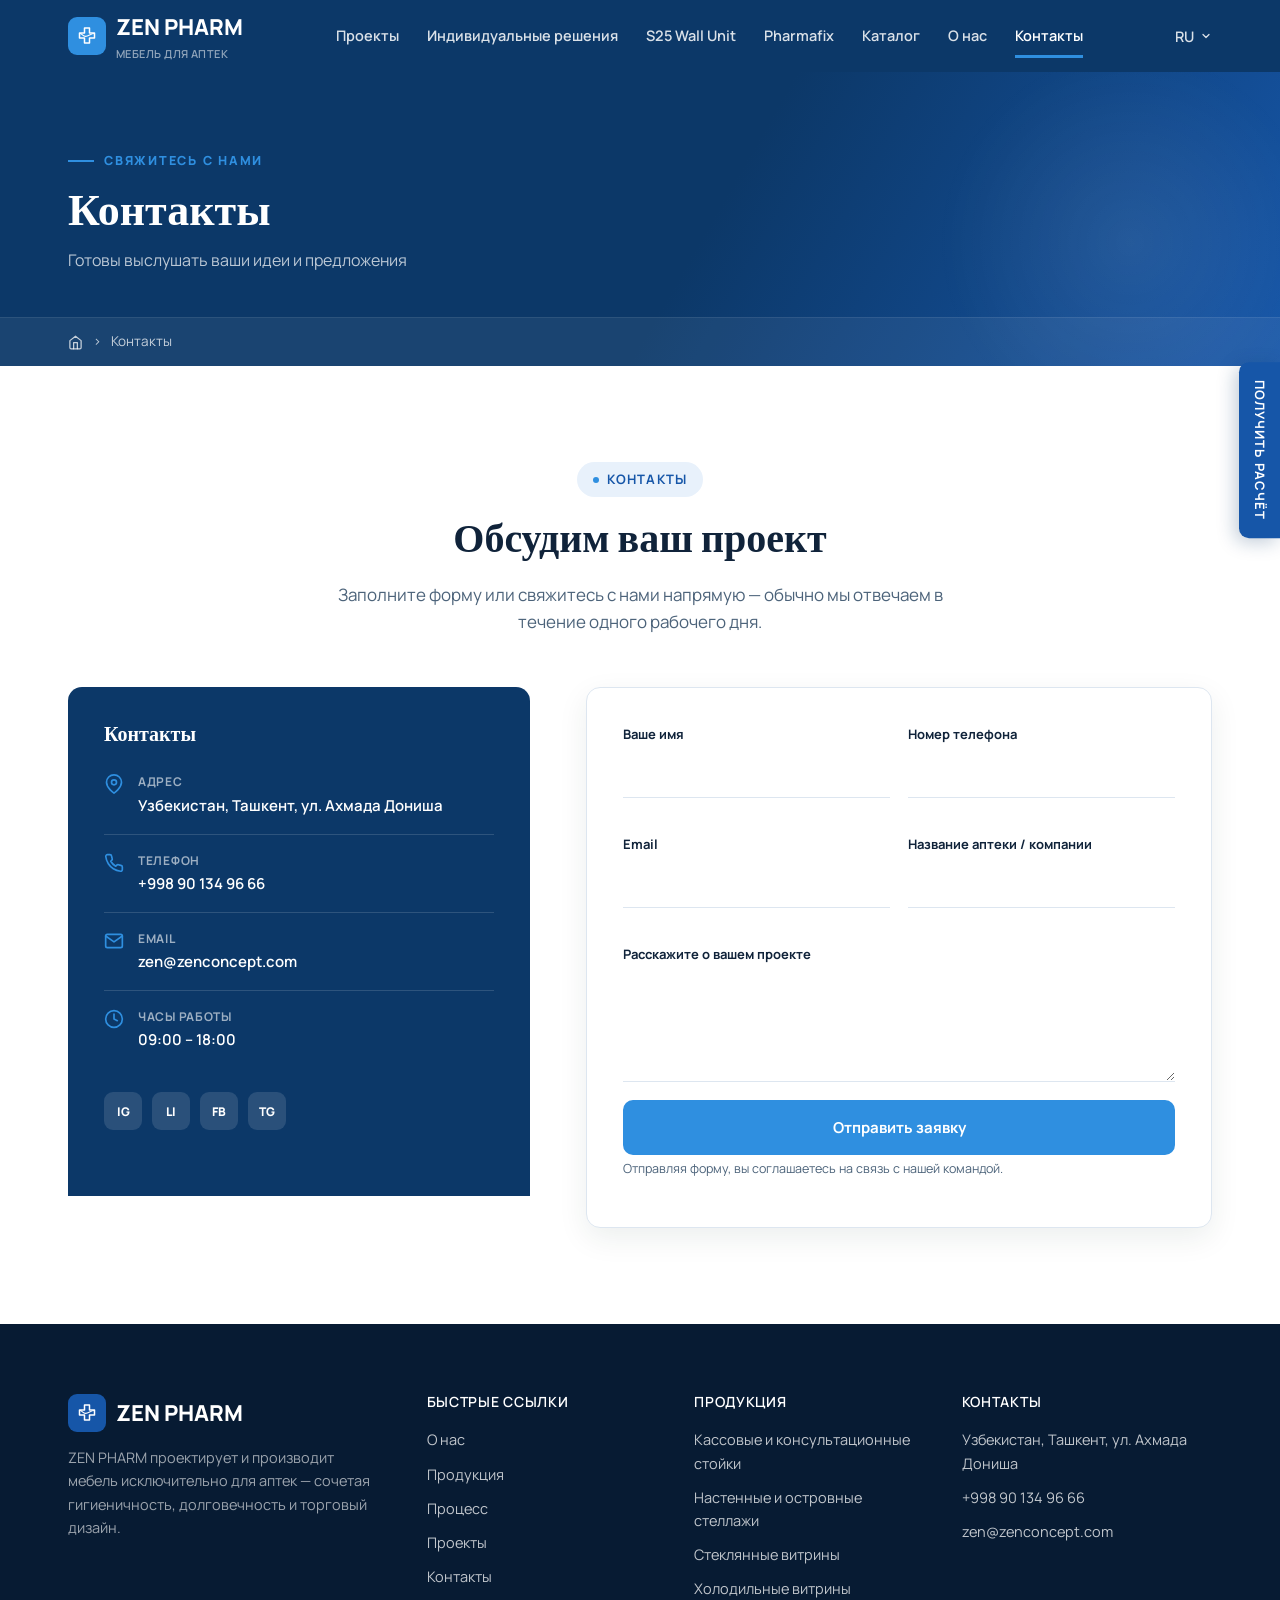
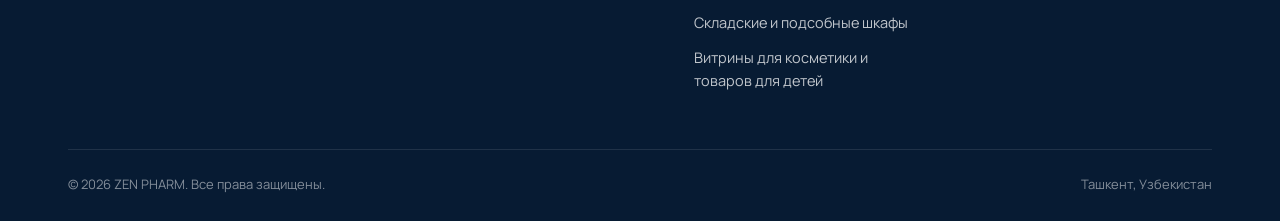
<file: contact.html>
<!DOCTYPE html>
<html lang="ru">

<head>
    <meta charset="UTF-8">
    <meta name="viewport" content="width=device-width, initial-scale=1.0">
    <title data-i18n="titles.contact">Контакты — ZEN PHARM</title>
    <meta name="description" content="ZEN PHARM — проектирование, производство и установка мебели для аптек.">
    <link rel="preconnect" href="https://fonts.googleapis.com">
    <link rel="preconnect" href="https://fonts.gstatic.com" crossorigin>
    <link href="https://fonts.googleapis.com/css2?family=Manrope:wght@400;500;600;700;800&family=Zilla+Slab:wght@500;600&display=swap" rel="stylesheet">
    <link rel="stylesheet" href="./css/main.css">
</head>

<body>

    <noscript>
  <div style="background:#0c3868;color:#fff;text-align:center;padding:14px 20px;font-size:14px;font-weight:600;">
    Для работы сайта нужен JavaScript. / This page requires JavaScript. / Sitenin çalışması için JavaScript gereklidir. / Sayt ishlashi uchun JavaScript kerak.
  </div>
</noscript>

    <!-- ============ HEADER (структура sovaretail: разделы = отдельные страницы) ============ -->
    <header id="siteHeader" class="sova-header">
        <div class="container nav-wrap">
            <a href="./index.html" class="brand">
                <span class="brand-mark">
        <svg width="20" height="20" viewBox="0 0 24 24" fill="none" stroke="currentColor" stroke-width="1.8" stroke-linecap="round" stroke-linejoin="round"><path d="M9 2.5h6v6h6v6h-6v6H9v-6H3v-6h6v-6z"/><path d="M3.3 9c3 0 3.5 3.4 7 3.4S16.7 9 20.7 9" stroke-width="1.3"/></svg>
      </span>
                <span>ZEN PHARM<span class="brand-sub" data-i18n="brandSub">Design &amp; Furniture</span></span>
            </a>
            <nav class="main-nav">
                <a href="./works.html" data-i18n="nav.projects">Наши работы</a>
                <a href="./solutions.html" data-i18n="custom.tag">Спец. решения</a>
                <a href="./product1.html">S25 Wall Unit</a>
                <a href="./product2.html">Pharmafix</a>
                <a href="./catalog.html" data-i18n="nav.catalog">Каталог</a>
                <a href="./about.html" data-i18n="nav.about">О нас</a>
                <a href="./contact.html" class="nav-active" data-i18n="nav.contact">Контакты</a>
            </nav>
            <div class="header-right">
                <div class="nav-dropdown lang-dropdown">
                    <button type="button" class="nav-drop-btn" id="langDropBtn">RU <svg width="12" height="12" viewBox="0 0 24 24" fill="none" stroke="currentColor" stroke-width="2.5" stroke-linecap="round" stroke-linejoin="round"><polyline points="6 9 12 15 18 9"/></svg></button>
                    <div class="nav-drop-menu lang-menu" data-lang-switch>
                        <button type="button" data-lang="tr">TR</button>
                        <button type="button" data-lang="ru">RU</button>
                        <button type="button" data-lang="en">EN</button>
                        <button type="button" data-lang="uz">UZ</button>
                    </div>
                </div>
                <button type="button" class="hamburger" id="hamburgerBtn" aria-label="Menu">
        <span></span><span></span><span></span>
      </button>
            </div>
        </div>
        <div class="mobile-nav" id="mobileNav">
            <a href="./works.html" data-i18n="nav.projects">Наши работы</a>
            <a href="./solutions.html" data-i18n="custom.tag">Спец. решения</a>
            <a href="./product1.html">S25 Wall Unit</a>
            <a href="./product2.html">Pharmafix</a>
            <a href="./catalog.html" data-i18n="nav.catalog">Каталог</a>
            <a href="./about.html" data-i18n="nav.about">О нас</a>
            <a href="./contact.html" data-i18n="nav.contact">Контакты</a>
            <div class="mobile-lang" data-lang-switch>
                <button type="button" data-lang="tr">TR</button>
                <button type="button" data-lang="ru">RU</button>
                <button type="button" data-lang="en">EN</button>
                <button type="button" data-lang="uz">UZ</button>
            </div>
            <a href="./contact.html" class="btn btn-primary" style="margin-top:16px;width:100%;" data-i18n="nav.quote">Получить расчёт</a>
        </div>
    </header>

    <a href="./contact.html" class="quote-tab" data-i18n="nav.quote">Получить расчёт</a>

    <main id="top">
        <div class="page-banner">
            <div class="container">
                <span class="banner-tag" data-i18n="con.tag">Свяжитесь с нами</span>
                <h2 data-i18n="nav.contact">Контакты</h2>
                <p data-i18n="con.sub">Готовы выслушать ваши идеи и предложения</p>
            </div>
            <div class="banner-breadcrumb">
                <div class="container breadcrumb-inner">
                    <a href="./index.html" aria-label="Главная"><svg width="15" height="15" viewBox="0 0 24 24" fill="none" stroke="currentColor" stroke-width="2" stroke-linecap="round" stroke-linejoin="round"><path d="M3 9l9-7 9 7v11a2 2 0 0 1-2 2H5a2 2 0 0 1-2-2z"/><polyline points="9 22 9 12 15 12 15 22"/></svg></a>
                    <span>›</span>
                    <span data-i18n="nav.contact">Контакты</span>
                </div>
            </div>
        </div>

        <section id="contact">
            <div class="container">
                <div class="section-head center">
                    <span class="tag" data-i18n="contact.tag">Контакты</span>
                    <h2 data-i18n="contact.heading">Обсудим ваш проект</h2>
                    <p data-i18n="contact.subheading"></p>
                </div>
                <div class="contact-grid">
                    <div class="contact-info-card reveal">
                        <h3 data-i18n="footer.contactTitle">Контакты</h3>
                        <div class="info-row">
                            <svg width="20" height="20" viewBox="0 0 24 24" fill="none" stroke="currentColor" stroke-width="2" stroke-linecap="round" stroke-linejoin="round"><path d="M21 10c0 7-9 13-9 13s-9-6-9-13a9 9 0 0 1 18 0z"/><circle cx="12" cy="10" r="3"/></svg>
                            <div>
                                <div class="info-label" data-i18n="contact.addressLabel">Адрес</div>
                                <div class="info-value" data-i18n="contact.address"></div>
                            </div>
                        </div>
                        <div class="info-row">
                            <svg width="20" height="20" viewBox="0 0 24 24" fill="none" stroke="currentColor" stroke-width="2" stroke-linecap="round" stroke-linejoin="round"><path d="M22 16.92v3a2 2 0 0 1-2.18 2 19.79 19.79 0 0 1-8.63-3.07 19.5 19.5 0 0 1-6-6 19.79 19.79 0 0 1-3.07-8.67A2 2 0 0 1 4.11 2h3a2 2 0 0 1 2 1.72c.127.96.361 1.903.7 2.81a2 2 0 0 1-.45 2.11L8.09 9.91a16 16 0 0 0 6 6l1.27-1.27a2 2 0 0 1 2.11-.45c.907.339 1.85.573 2.81.7A2 2 0 0 1 22 16.92z"/></svg>
                            <div>
                                <div class="info-label" data-i18n="contact.phoneLabel">Телефон</div>
                                <div class="info-value" data-contact="phone">+998 90 134 96 66</div>
                            </div>
                        </div>
                        <div class="info-row">
                            <svg width="20" height="20" viewBox="0 0 24 24" fill="none" stroke="currentColor" stroke-width="2" stroke-linecap="round" stroke-linejoin="round"><path d="M4 4h16c1.1 0 2 .9 2 2v12c0 1.1-.9 2-2 2H4c-1.1 0-2-.9-2-2V6c0-1.1.9-2 2-2z"/><polyline points="22,6 12,13 2,6"/></svg>
                            <div>
                                <div class="info-label" data-i18n="contact.emailLabel">Email</div>
                                <div class="info-value" data-contact="email">zen@zenconcept.com</div>
                            </div>
                        </div>
                        <div class="info-row">
                            <svg width="20" height="20" viewBox="0 0 24 24" fill="none" stroke="currentColor" stroke-width="2" stroke-linecap="round" stroke-linejoin="round"><circle cx="12" cy="12" r="10"/><polyline points="12 6 12 12 16 14"/></svg>
                            <div>
                                <div class="info-label" data-i18n="contact.hoursLabel">Часы работы</div>
                                <div class="info-value" data-i18n="contact.hoursValue"></div>
                            </div>
                        </div>
                        <div class="social-row">
                            <a class="social-badge" href="https://instagram.com/zendorixonamebel" target="_blank" rel="noopener" aria-label="Instagram" data-contact="instagram">IG</a>
                            <a class="social-badge" href="#" aria-label="LinkedIn">LI</a>
                            <a class="social-badge" href="#" aria-label="Facebook">FB</a>
                            <a class="social-badge" href="#" aria-label="Telegram">TG</a>
                        </div>
                    </div>

                    <form class="contact-form reveal" id="contactForm">
                        <div class="form-grid">
                            <div class="form-field">
                                <label data-i18n="contact.formName">Ваше имя</label>
                                <input type="text" id="fieldName" required>
                            </div>
                            <div class="form-field">
                                <label data-i18n="contact.formPhone">Номер телефона</label>
                                <input type="tel" id="fieldPhone" required>
                            </div>
                            <div class="form-field">
                                <label data-i18n="contact.formEmail">Email</label>
                                <input type="email" id="fieldEmail">
                            </div>
                            <div class="form-field">
                                <label data-i18n="contact.formCompany">Название аптеки / компании</label>
                                <input type="text" id="fieldCompany">
                            </div>
                            <div class="form-field full">
                                <label data-i18n="contact.formMessage">Расскажите о вашем проекте</label>
                                <textarea id="fieldMessage"></textarea>
                            </div>
                        </div>
                        <button type="submit" class="btn btn-primary" style="width:100%;" id="formSubmitBtn" data-i18n="contact.formSubmit">Отправить заявку</button>
                        <p class="form-note" data-i18n="contact.formNote"></p>
                        <div class="form-success" id="formSuccess">✓ <span data-i18n="contact.formNote2">Спасибо! Мы скоро свяжемся с вами.</span></div>
                        <div class="form-success" id="formError" style="background:#fdeaea;color:#a12626;"></div>
                    </form>
                </div>
            </div>
        </section>
    </main>

    <footer>
        <div class="container">
            <div class="footer-grid">
                <div class="footer-brand">
                    <a href="./index.html" class="brand">
                        <span class="brand-mark">
            <svg width="20" height="20" viewBox="0 0 24 24" fill="none" stroke="currentColor" stroke-width="1.8" stroke-linecap="round" stroke-linejoin="round"><path d="M9 2.5h6v6h6v6h-6v6H9v-6H3v-6h6v-6z"/><path d="M3.3 9c3 0 3.5 3.4 7 3.4S16.7 9 20.7 9" stroke-width="1.3"/></svg>
          </span>
                        <span>ZEN PHARM</span>
                    </a>
                    <p data-i18n="footer.about"></p>
                </div>
                <div>
                    <h4 data-i18n="footer.quickLinksTitle">Быстрые ссылки</h4>
                    <ul>
                        <li><a href="./about.html" data-i18n="nav.about">О нас</a></li>
                        <li><a href="./index.html#products" data-i18n="nav.products">Продукция</a></li>
                        <li><a href="./works.html#process" data-i18n="nav.process">Процесс</a></li>
                        <li><a href="./works.html" data-i18n="nav.projects">Проекты</a></li>
                        <li><a href="./contact.html" data-i18n="nav.contact">Контакты</a></li>
                    </ul>
                </div>
                <div>
                    <h4 data-i18n="footer.productsTitle">Продукция</h4>
                    <ul id="footerProducts"></ul>
                </div>
                <div>
                    <h4 data-i18n="footer.contactTitle">Контакты</h4>
                    <ul>
                        <li id="footerAddress"></li>
                        <li data-contact="phone">+998 90 134 96 66</li>
                        <li data-contact="email">zen@zenconcept.com</li>
                    </ul>
                </div>
            </div>
            <div class="footer-bottom">
                <span>© <span id="year"></span> ZEN PHARM. <span data-i18n="footer.rights">Все права защищены.</span></span>
                <span data-i18n="footer.cities">Ташкент, Узбекистан</span>
            </div>
        </div>
    </footer>

    <script src="./js/main.js"></script>
</body>

</html>
</file>
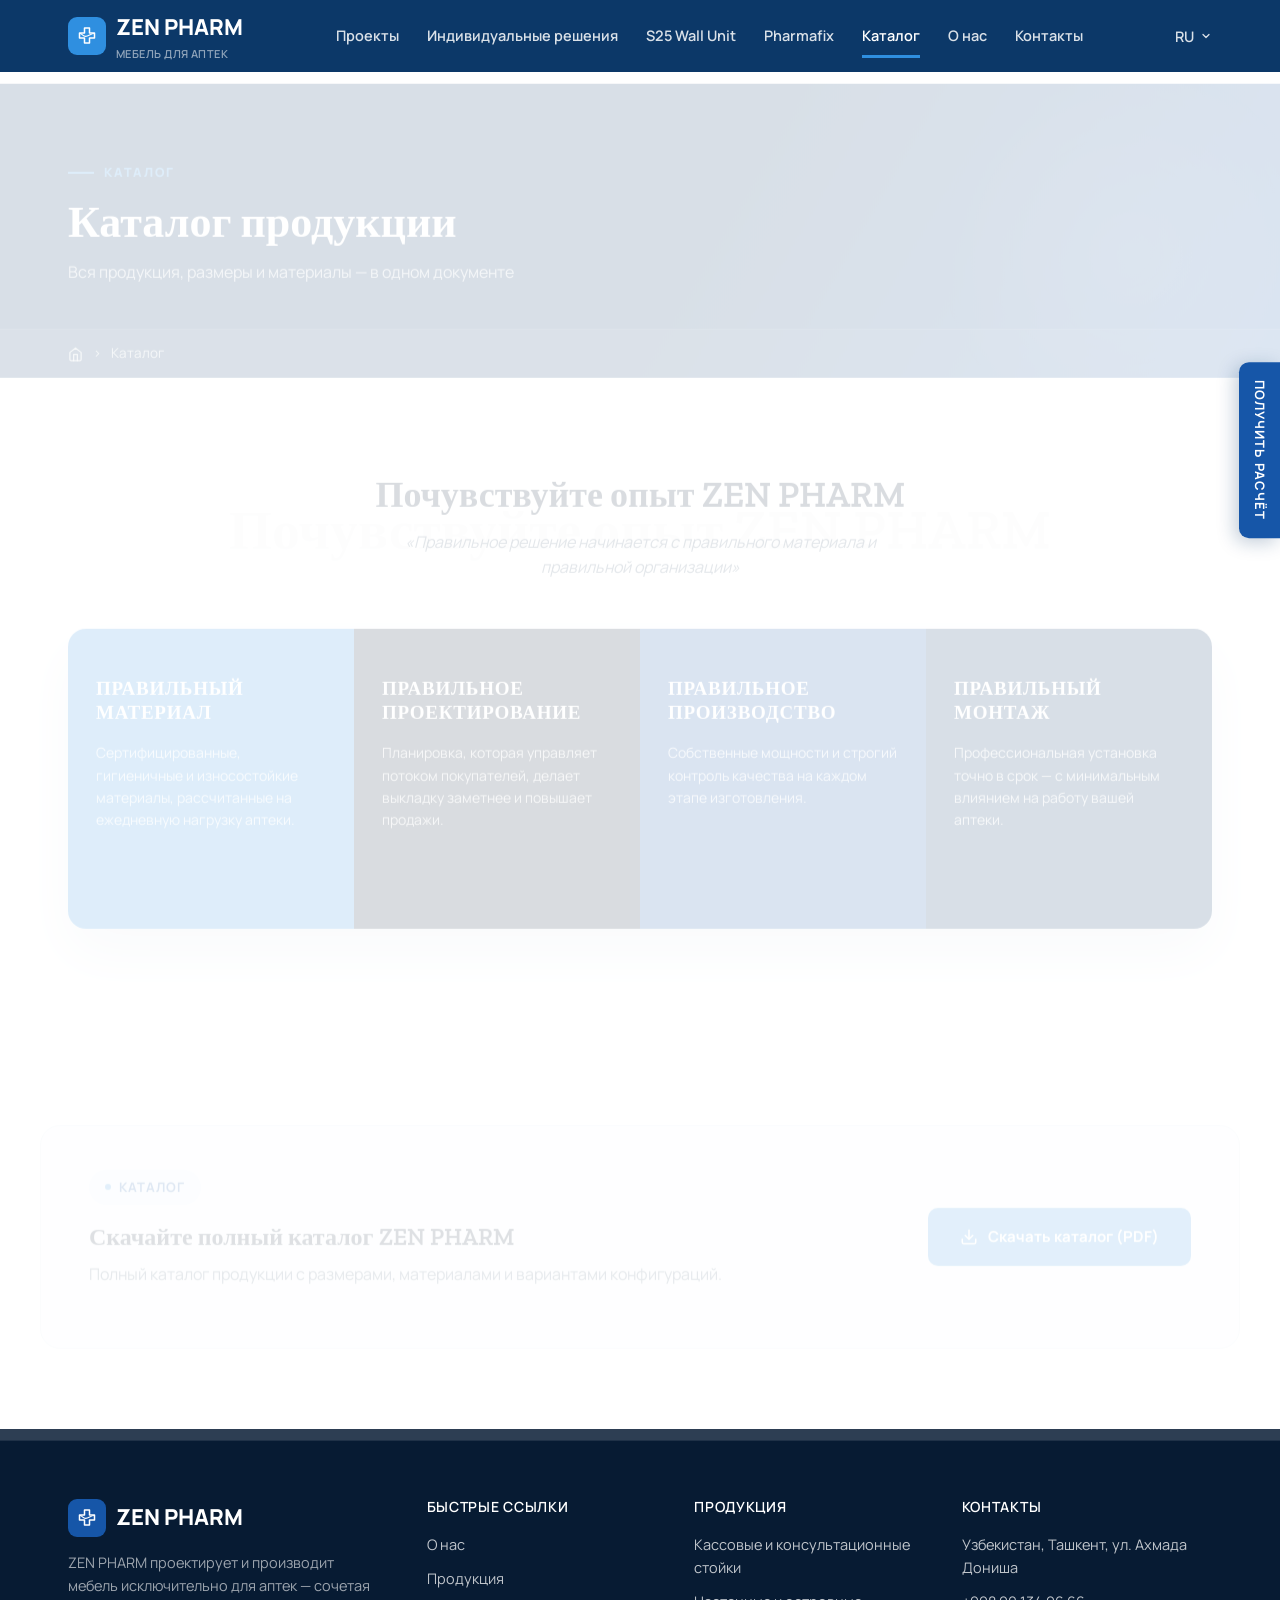
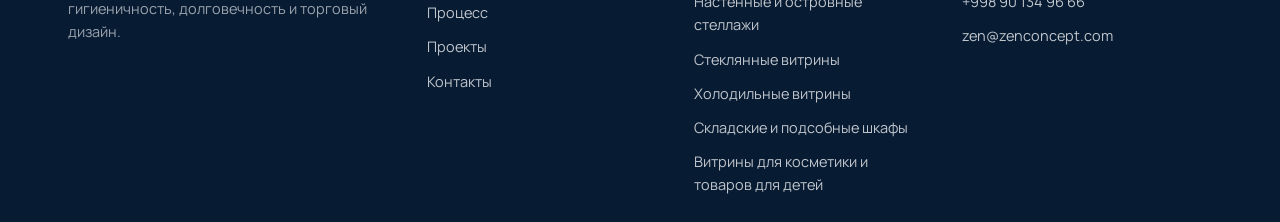
<file: product.html>
<!DOCTYPE html>
<html lang="ru">

<head>
    <meta charset="UTF-8">
    <meta name="viewport" content="width=device-width, initial-scale=1.0">
    <title>Товар — ZEN PHARM</title>
    <meta name="description" content="ZEN PHARM — проектирование, производство и установка мебели для аптек.">
    <link rel="preconnect" href="https://fonts.googleapis.com">
    <link rel="preconnect" href="https://fonts.gstatic.com" crossorigin>
    <link href="https://fonts.googleapis.com/css2?family=Manrope:wght@400;500;600;700;800&family=Zilla+Slab:wght@500;600&display=swap" rel="stylesheet">
    <link rel="stylesheet" href="./css/main.css">
</head>

<body>

    <noscript>
  <div style="background:#0c3868;color:#fff;text-align:center;padding:14px 20px;font-size:14px;font-weight:600;">
    Для работы сайта нужен JavaScript. / This page requires JavaScript. / Sitenin çalışması için JavaScript gereklidir. / Sayt ishlashi uchun JavaScript kerak.
  </div>
</noscript>

    <!-- ============ HEADER (структура sovaretail: разделы = отдельные страницы) ============ -->
    <header id="siteHeader" class="sova-header">
        <div class="container nav-wrap">
            <a href="./index.html" class="brand">
                <span class="brand-mark">
        <svg width="20" height="20" viewBox="0 0 24 24" fill="none" stroke="currentColor" stroke-width="1.8" stroke-linecap="round" stroke-linejoin="round"><path d="M9 2.5h6v6h6v6h-6v6H9v-6H3v-6h6v-6z"/><path d="M3.3 9c3 0 3.5 3.4 7 3.4S16.7 9 20.7 9" stroke-width="1.3"/></svg>
      </span>
                <span>ZEN PHARM<span class="brand-sub" data-i18n="brandSub">Design &amp; Furniture</span></span>
            </a>
            <nav class="main-nav">
                <a href="./works.html" data-i18n="nav.projects">Наши работы</a>
                <a href="./solutions.html" data-i18n="custom.tag">Спец. решения</a>
                <a href="./product1.html">S25 Wall Unit</a>
                <a href="./product2.html">Pharmafix</a>
                <a href="./catalog.html" data-i18n="nav.catalog">Каталог</a>
                <a href="./about.html" data-i18n="nav.about">О нас</a>
                <a href="./contact.html" data-i18n="nav.contact">Контакты</a>
            </nav>
            <div class="header-right">
                <div class="nav-dropdown lang-dropdown">
                    <button type="button" class="nav-drop-btn" id="langDropBtn">RU <svg width="12" height="12" viewBox="0 0 24 24" fill="none" stroke="currentColor" stroke-width="2.5" stroke-linecap="round" stroke-linejoin="round"><polyline points="6 9 12 15 18 9"/></svg></button>
                    <div class="nav-drop-menu lang-menu" data-lang-switch>
                        <button type="button" data-lang="tr">TR</button>
                        <button type="button" data-lang="ru">RU</button>
                        <button type="button" data-lang="en">EN</button>
                        <button type="button" data-lang="uz">UZ</button>
                    </div>
                </div>
                <button type="button" class="hamburger" id="hamburgerBtn" aria-label="Menu">
        <span></span><span></span><span></span>
      </button>
            </div>
        </div>
        <div class="mobile-nav" id="mobileNav">
            <a href="./works.html" data-i18n="nav.projects">Наши работы</a>
            <a href="./solutions.html" data-i18n="custom.tag">Спец. решения</a>
            <a href="./product1.html">S25 Wall Unit</a>
            <a href="./product2.html">Pharmafix</a>
            <a href="./catalog.html" data-i18n="nav.catalog">Каталог</a>
            <a href="./about.html" data-i18n="nav.about">О нас</a>
            <a href="./contact.html" data-i18n="nav.contact">Контакты</a>
            <div class="mobile-lang" data-lang-switch>
                <button type="button" data-lang="tr">TR</button>
                <button type="button" data-lang="ru">RU</button>
                <button type="button" data-lang="en">EN</button>
                <button type="button" data-lang="uz">UZ</button>
            </div>
            <a href="./contact.html" class="btn btn-primary" style="margin-top:16px;width:100%;" data-i18n="nav.quote">Получить расчёт</a>
        </div>
    </header>

    <a href="./contact.html" class="quote-tab" data-i18n="nav.quote">Получить расчёт</a>

    <main id="top">
        <!-- ============ ДИНАМИЧЕСКИЙ ТОВАР: вёрстка идентична Pharmafix (product2.html) ============ -->
        <section id="dynProduct" class="product-feature product-feature-alt">
            <div class="page-banner banner-compact">
                <div class="container">
                    <span class="banner-tag" id="dynTag"></span>
                    <h2 id="dynTitle"></h2>
                    <p id="dynSubTop"></p>
                </div>
            </div>
            <div class="container product-body">
                <div class="product-media reveal">
                    <div class="product-slider" id="dynSlider"></div>
                    <div class="slider-dots" id="dynDots"></div>
                </div>
                <div class="product-text reveal">
                    <h3 class="product-brand" id="dynBrand"></h3>
                    <div class="product-sub" id="dynSub"></div>
                    <p id="dynDesc"></p>
                    <h4 class="feat-title" id="dynFeatTitle" data-i18n="p1.featTitle">Характеристики</h4>
                    <ul class="prod-features" id="dynFeatures"></ul>
                    <p style="margin-top:16px;" id="dynClosing"></p>
                    <div id="dynPrice" style="font-family:'Zilla Slab';font-size:28px;font-weight:700;color:var(--primary);margin:18px 0 4px;"></div>
                    <a href="./contact.html" class="btn btn-primary" style="margin-top:20px;" data-i18n="nav.quote">Получить расчёт</a>
                </div>
            </div>
        </section>
    </main>

    <footer>
        <div class="container">
            <div class="footer-grid">
                <div class="footer-brand">
                    <a href="./index.html" class="brand">
                        <span class="brand-mark">
            <svg width="20" height="20" viewBox="0 0 24 24" fill="none" stroke="currentColor" stroke-width="1.8" stroke-linecap="round" stroke-linejoin="round"><path d="M9 2.5h6v6h6v6h-6v6H9v-6H3v-6h6v-6z"/><path d="M3.3 9c3 0 3.5 3.4 7 3.4S16.7 9 20.7 9" stroke-width="1.3"/></svg>
          </span>
                        <span>ZEN PHARM</span>
                    </a>
                    <p data-i18n="footer.about"></p>
                </div>
                <div>
                    <h4 data-i18n="footer.quickLinksTitle">Быстрые ссылки</h4>
                    <ul>
                        <li><a href="./about.html" data-i18n="nav.about">О нас</a></li>
                        <li><a href="./index.html#products" data-i18n="nav.products">Продукция</a></li>
                        <li><a href="./works.html#process" data-i18n="nav.process">Процесс</a></li>
                        <li><a href="./works.html" data-i18n="nav.projects">Проекты</a></li>
                        <li><a href="./contact.html" data-i18n="nav.contact">Контакты</a></li>
                    </ul>
                </div>
                <div>
                    <h4 data-i18n="footer.productsTitle">Продукция</h4>
                    <ul id="footerProducts"></ul>
                </div>
                <div>
                    <h4 data-i18n="footer.contactTitle">Контакты</h4>
                    <ul>
                        <li id="footerAddress"></li>
                        <li data-contact="phone">+998 90 134 96 66</li>
                        <li data-contact="email">zen@zenconcept.com</li>
                    </ul>
                </div>
            </div>
            <div class="footer-bottom">
                <span>© <span id="year"></span> ZEN PHARM. <span data-i18n="footer.rights">Все права защищены.</span></span>
                <span data-i18n="footer.cities">Ташкент, Узбекистан</span>
            </div>
        </div>
    </footer>

    <script src="./js/main.js"></script>
</body>

</html>
</file>
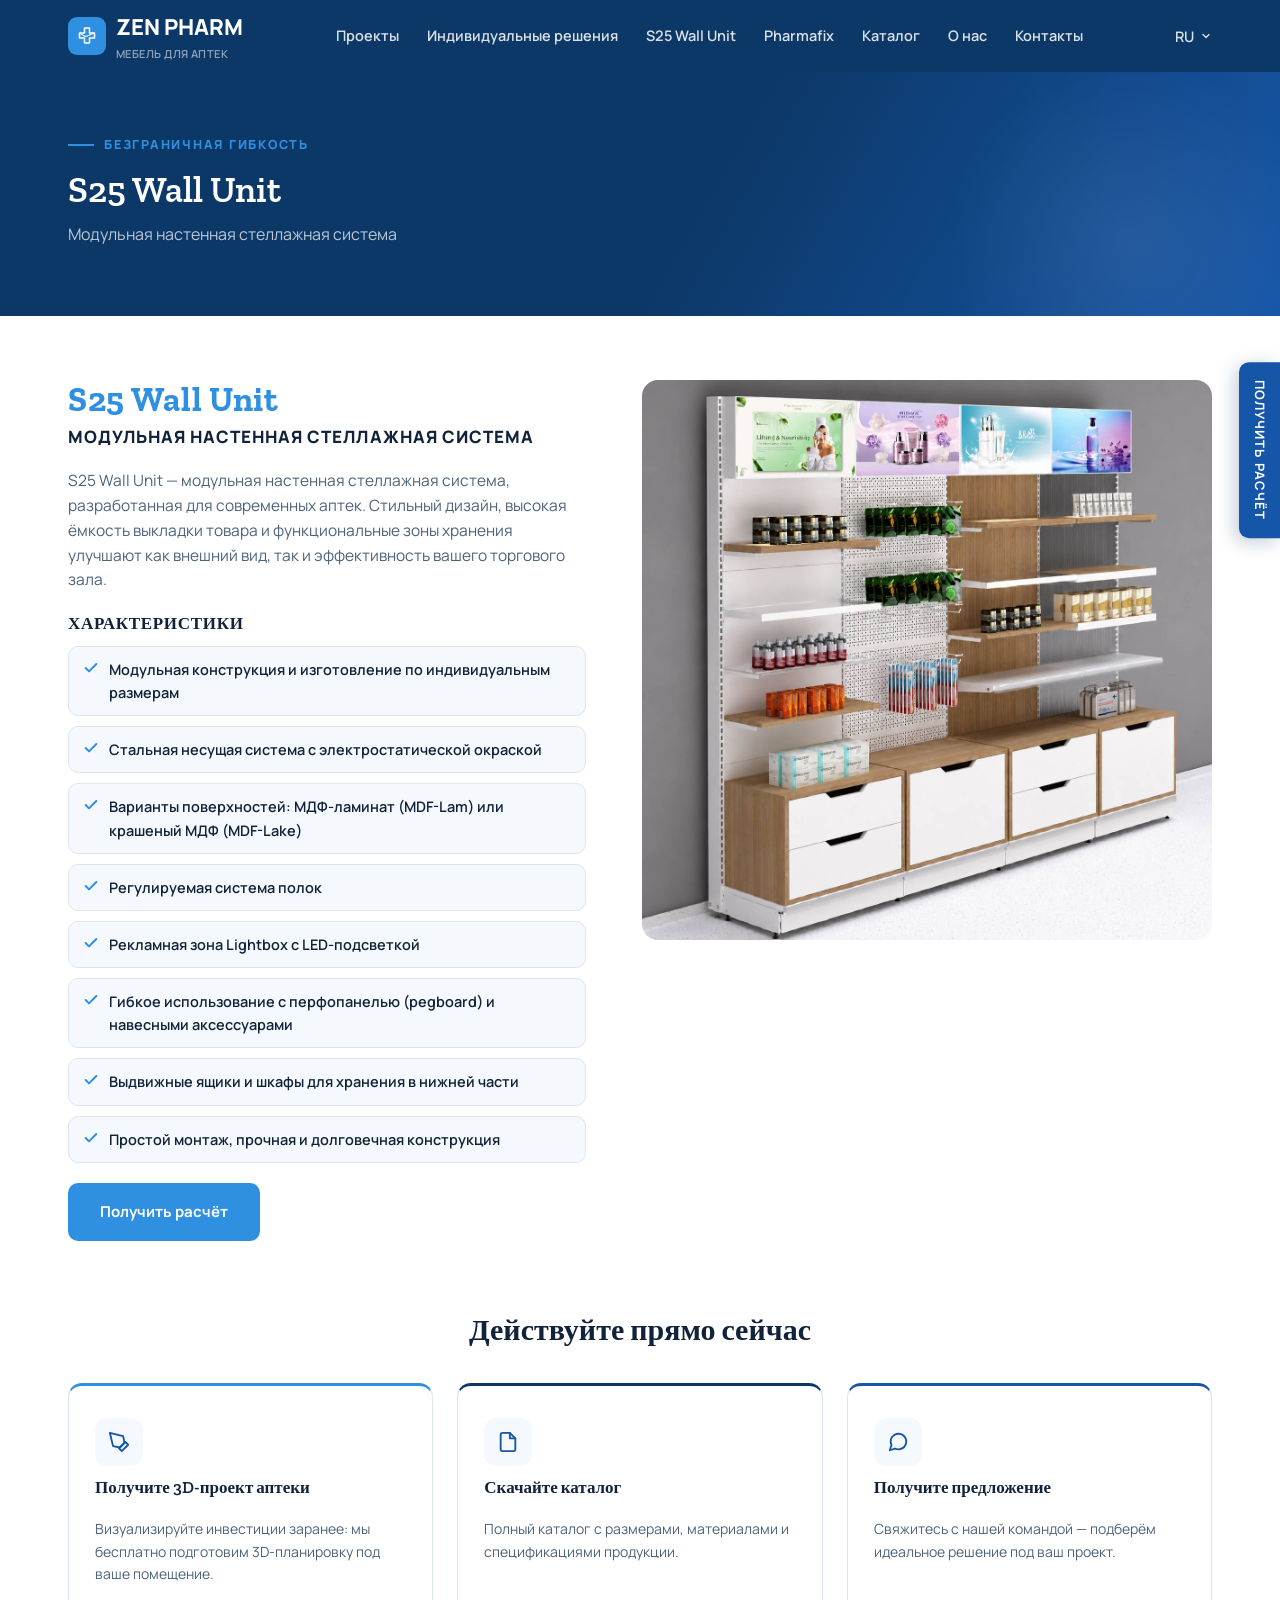
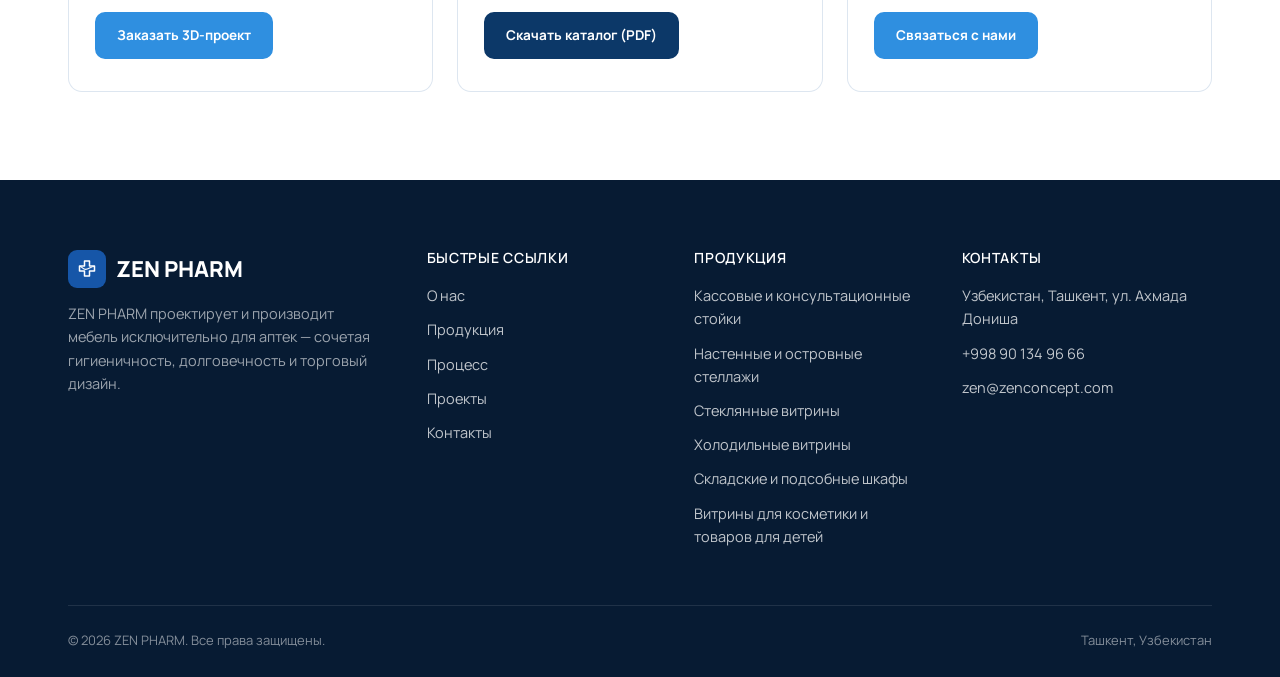
<file: product1.html>
<!DOCTYPE html>
<html lang="ru">

<head>
    <meta charset="UTF-8">
    <meta name="viewport" content="width=device-width, initial-scale=1.0">
    <title>S25 Wall Unit — ZEN PHARM</title>
    <meta name="description" content="ZEN PHARM — проектирование, производство и установка мебели для аптек.">
    <link rel="preconnect" href="https://fonts.googleapis.com">
    <link rel="preconnect" href="https://fonts.gstatic.com" crossorigin>
    <link href="https://fonts.googleapis.com/css2?family=Manrope:wght@400;500;600;700;800&family=Zilla+Slab:wght@500;600&display=swap" rel="stylesheet">
    <link rel="stylesheet" href="./css/main.css">
</head>

<body>

    <noscript>
  <div style="background:#0c3868;color:#fff;text-align:center;padding:14px 20px;font-size:14px;font-weight:600;">
    Для работы сайта нужен JavaScript. / This page requires JavaScript. / Sitenin çalışması için JavaScript gereklidir. / Sayt ishlashi uchun JavaScript kerak.
  </div>
</noscript>

    <!-- ============ HEADER (структура sovaretail: разделы = отдельные страницы) ============ -->
    <header id="siteHeader" class="sova-header">
        <div class="container nav-wrap">
            <a href="./index.html" class="brand">
                <span class="brand-mark">
        <svg width="20" height="20" viewBox="0 0 24 24" fill="none" stroke="currentColor" stroke-width="1.8" stroke-linecap="round" stroke-linejoin="round"><path d="M9 2.5h6v6h6v6h-6v6H9v-6H3v-6h6v-6z"/><path d="M3.3 9c3 0 3.5 3.4 7 3.4S16.7 9 20.7 9" stroke-width="1.3"/></svg>
      </span>
                <span>ZEN PHARM<span class="brand-sub" data-i18n="brandSub">Design &amp; Furniture</span></span>
            </a>
            <nav class="main-nav">
                <a href="./works.html" data-i18n="nav.projects">Наши работы</a>
                <a href="./solutions.html" data-i18n="custom.tag">Спец. решения</a>
                <a href="./product1.html" class="nav-active">S25 Wall Unit</a>
                <a href="./product2.html">Pharmafix</a>
                <a href="./catalog.html" data-i18n="nav.catalog">Каталог</a>
                <a href="./about.html" data-i18n="nav.about">О нас</a>
                <a href="./contact.html" data-i18n="nav.contact">Контакты</a>
            </nav>
            <div class="header-right">
                <div class="nav-dropdown lang-dropdown">
                    <button type="button" class="nav-drop-btn" id="langDropBtn">RU <svg width="12" height="12" viewBox="0 0 24 24" fill="none" stroke="currentColor" stroke-width="2.5" stroke-linecap="round" stroke-linejoin="round"><polyline points="6 9 12 15 18 9"/></svg></button>
                    <div class="nav-drop-menu lang-menu" data-lang-switch>
                        <button type="button" data-lang="tr">TR</button>
                        <button type="button" data-lang="ru">RU</button>
                        <button type="button" data-lang="en">EN</button>
                        <button type="button" data-lang="uz">UZ</button>
                    </div>
                </div>
                <button type="button" class="hamburger" id="hamburgerBtn" aria-label="Menu">
        <span></span><span></span><span></span>
      </button>
            </div>
        </div>
        <div class="mobile-nav" id="mobileNav">
            <a href="./works.html" data-i18n="nav.projects">Наши работы</a>
            <a href="./solutions.html" data-i18n="custom.tag">Спец. решения</a>
            <a href="./product1.html">S25 Wall Unit</a>
            <a href="./product2.html">Pharmafix</a>
            <a href="./catalog.html" data-i18n="nav.catalog">Каталог</a>
            <a href="./about.html" data-i18n="nav.about">О нас</a>
            <a href="./contact.html" data-i18n="nav.contact">Контакты</a>
            <div class="mobile-lang" data-lang-switch>
                <button type="button" data-lang="tr">TR</button>
                <button type="button" data-lang="ru">RU</button>
                <button type="button" data-lang="en">EN</button>
                <button type="button" data-lang="uz">UZ</button>
            </div>
            <a href="./contact.html" class="btn btn-primary" style="margin-top:16px;width:100%;" data-i18n="nav.quote">Получить расчёт</a>
        </div>
    </header>

    <a href="./contact.html" class="quote-tab" data-i18n="nav.quote">Получить расчёт</a>

    <main id="top">
        <section id="product1" class="product-feature">
            <div class="page-banner banner-compact">
                <div class="container">
                    <span class="banner-tag" data-i18n="p1.tag">БЕЗГРАНИЧНАЯ ГИБКОСТЬ</span>
                    <h2>S25 Wall Unit</h2>
                    <p data-i18n="p1.sub">Модульная настенная стеллажная система</p>
                </div>
            </div>
            <div class="container product-body">
                <div class="product-text reveal">
                    <h3 class="product-brand">S25 Wall Unit</h3>
                    <div class="product-sub" data-i18n="p1.sub">Модульная настенная стеллажная система</div>
                    <p data-i18n="p1.desc"></p>
                    <h4 class="feat-title" data-i18n="p1.featTitle">Характеристики</h4>
                    <ul class="prod-features">
                        <li><svg width="16" height="16" viewBox="0 0 24 24" fill="none" stroke="currentColor" stroke-width="3" stroke-linecap="round" stroke-linejoin="round"><polyline points="20 6 9 17 4 12"/></svg><span data-i18n="p1.f1"></span></li>
                        <li><svg width="16" height="16" viewBox="0 0 24 24" fill="none" stroke="currentColor" stroke-width="3" stroke-linecap="round" stroke-linejoin="round"><polyline points="20 6 9 17 4 12"/></svg><span data-i18n="p1.f2"></span></li>
                        <li><svg width="16" height="16" viewBox="0 0 24 24" fill="none" stroke="currentColor" stroke-width="3" stroke-linecap="round" stroke-linejoin="round"><polyline points="20 6 9 17 4 12"/></svg><span data-i18n="p1.f3"></span></li>
                        <li><svg width="16" height="16" viewBox="0 0 24 24" fill="none" stroke="currentColor" stroke-width="3" stroke-linecap="round" stroke-linejoin="round"><polyline points="20 6 9 17 4 12"/></svg><span data-i18n="p1.f4"></span></li>
                        <li><svg width="16" height="16" viewBox="0 0 24 24" fill="none" stroke="currentColor" stroke-width="3" stroke-linecap="round" stroke-linejoin="round"><polyline points="20 6 9 17 4 12"/></svg><span data-i18n="p1.f5"></span></li>
                        <li><svg width="16" height="16" viewBox="0 0 24 24" fill="none" stroke="currentColor" stroke-width="3" stroke-linecap="round" stroke-linejoin="round"><polyline points="20 6 9 17 4 12"/></svg><span data-i18n="p1.f6"></span></li>
                        <li><svg width="16" height="16" viewBox="0 0 24 24" fill="none" stroke="currentColor" stroke-width="3" stroke-linecap="round" stroke-linejoin="round"><polyline points="20 6 9 17 4 12"/></svg><span data-i18n="p1.f7"></span></li>
                        <li><svg width="16" height="16" viewBox="0 0 24 24" fill="none" stroke="currentColor" stroke-width="3" stroke-linecap="round" stroke-linejoin="round"><polyline points="20 6 9 17 4 12"/></svg><span data-i18n="p1.f8"></span></li>
                    </ul>
                    <a href="./contact.html" class="btn btn-primary" style="margin-top:20px;" data-i18n="nav.quote">Получить расчёт</a>
                </div>
                <div class="product-media reveal">
                    <img src="./assets/images/product-1-new.jpg" alt="S25 Wall Unit" data-product1-img style="border-radius:16px;width:100%;height:auto;display:block;">
                </div>
            </div>

            <!-- «Hemen Aksiyon Alın» — 3 карточки действий с цветной рамкой сверху -->
            <div class="container">
                <h3 class="actions-heading reveal" data-i18n="act.heading">Действуйте прямо сейчас</h3>
                <div class="action-cards">
                    <div class="action-card ac-accent reveal">
                        <div class="ac-icon"><svg width="22" height="22" viewBox="0 0 24 24" fill="none" stroke="currentColor" stroke-width="2" stroke-linecap="round" stroke-linejoin="round"><path d="M12 19l7-7 3 3-7 7-3-3z"/><path d="M18 13l-1.5-7.5L2 2l3.5 14.5L13 18l5-5z"/></svg></div>
                        <h4 data-i18n="act.c1t">Получите 3D-проект аптеки</h4>
                        <p data-i18n="act.c1d">Визуализируйте инвестиции заранее: мы бесплатно подготовим 3D-планировку под ваше помещение.</p>
                        <a href="./contact.html" class="btn btn-primary ac-btn" data-i18n="act.c1b">Заказать 3D-проект</a>
                    </div>
                    <div class="action-card ac-dark reveal">
                        <div class="ac-icon"><svg width="22" height="22" viewBox="0 0 24 24" fill="none" stroke="currentColor" stroke-width="2" stroke-linecap="round" stroke-linejoin="round"><path d="M14 2H6a2 2 0 0 0-2 2v16a2 2 0 0 0 2 2h12a2 2 0 0 0 2-2V8z"/><polyline points="14 2 14 8 20 8"/></svg></div>
                        <h4 data-i18n="act.c2t">Скачайте каталог</h4>
                        <p data-i18n="act.c2d">Полный каталог с размерами, материалами и спецификациями продукции.</p>
                        <a href="./files/catalog-file.pdf" download class="btn ac-btn ac-btn-dark" data-catalog-link><span data-i18n="cat.dlBtn">Скачать каталог (PDF)</span></a>
                    </div>
                    <div class="action-card ac-primary reveal">
                        <div class="ac-icon"><svg width="22" height="22" viewBox="0 0 24 24" fill="none" stroke="currentColor" stroke-width="2" stroke-linecap="round" stroke-linejoin="round"><path d="M21 11.5a8.38 8.38 0 0 1-.9 3.8 8.5 8.5 0 0 1-7.6 4.7 8.38 8.38 0 0 1-3.8-.9L3 21l1.9-5.7a8.38 8.38 0 0 1-.9-3.8 8.5 8.5 0 0 1 4.7-7.6 8.38 8.38 0 0 1 3.8-.9h.5a8.48 8.48 0 0 1 8 8v.5z"/></svg></div>
                        <h4 data-i18n="act.c3t">Получите предложение</h4>
                        <p data-i18n="act.c3d">Свяжитесь с нашей командой — подберём идеальное решение под ваш проект.</p>
                        <a href="./contact.html" class="btn btn-primary ac-btn" data-i18n="act.c3b">Связаться с нами</a>
                    </div>
                </div>
            </div>
        </section>
    </main>

    <footer>
        <div class="container">
            <div class="footer-grid">
                <div class="footer-brand">
                    <a href="./index.html" class="brand">
                        <span class="brand-mark">
            <svg width="20" height="20" viewBox="0 0 24 24" fill="none" stroke="currentColor" stroke-width="1.8" stroke-linecap="round" stroke-linejoin="round"><path d="M9 2.5h6v6h6v6h-6v6H9v-6H3v-6h6v-6z"/><path d="M3.3 9c3 0 3.5 3.4 7 3.4S16.7 9 20.7 9" stroke-width="1.3"/></svg>
          </span>
                        <span>ZEN PHARM</span>
                    </a>
                    <p data-i18n="footer.about"></p>
                </div>
                <div>
                    <h4 data-i18n="footer.quickLinksTitle">Быстрые ссылки</h4>
                    <ul>
                        <li><a href="./about.html" data-i18n="nav.about">О нас</a></li>
                        <li><a href="./index.html#products" data-i18n="nav.products">Продукция</a></li>
                        <li><a href="./works.html#process" data-i18n="nav.process">Процесс</a></li>
                        <li><a href="./works.html" data-i18n="nav.projects">Проекты</a></li>
                        <li><a href="./contact.html" data-i18n="nav.contact">Контакты</a></li>
                    </ul>
                </div>
                <div>
                    <h4 data-i18n="footer.productsTitle">Продукция</h4>
                    <ul id="footerProducts"></ul>
                </div>
                <div>
                    <h4 data-i18n="footer.contactTitle">Контакты</h4>
                    <ul>
                        <li id="footerAddress"></li>
                        <li data-contact="phone">+998 90 134 96 66</li>
                        <li data-contact="email">zen@zenconcept.com</li>
                    </ul>
                </div>
            </div>
            <div class="footer-bottom">
                <span>© <span id="year"></span> ZEN PHARM. <span data-i18n="footer.rights">Все права защищены.</span></span>
                <span data-i18n="footer.cities">Ташкент, Узбекистан</span>
            </div>
        </div>
    </footer>

    <script src="./js/main.js"></script>
</body>

</html>
</file>
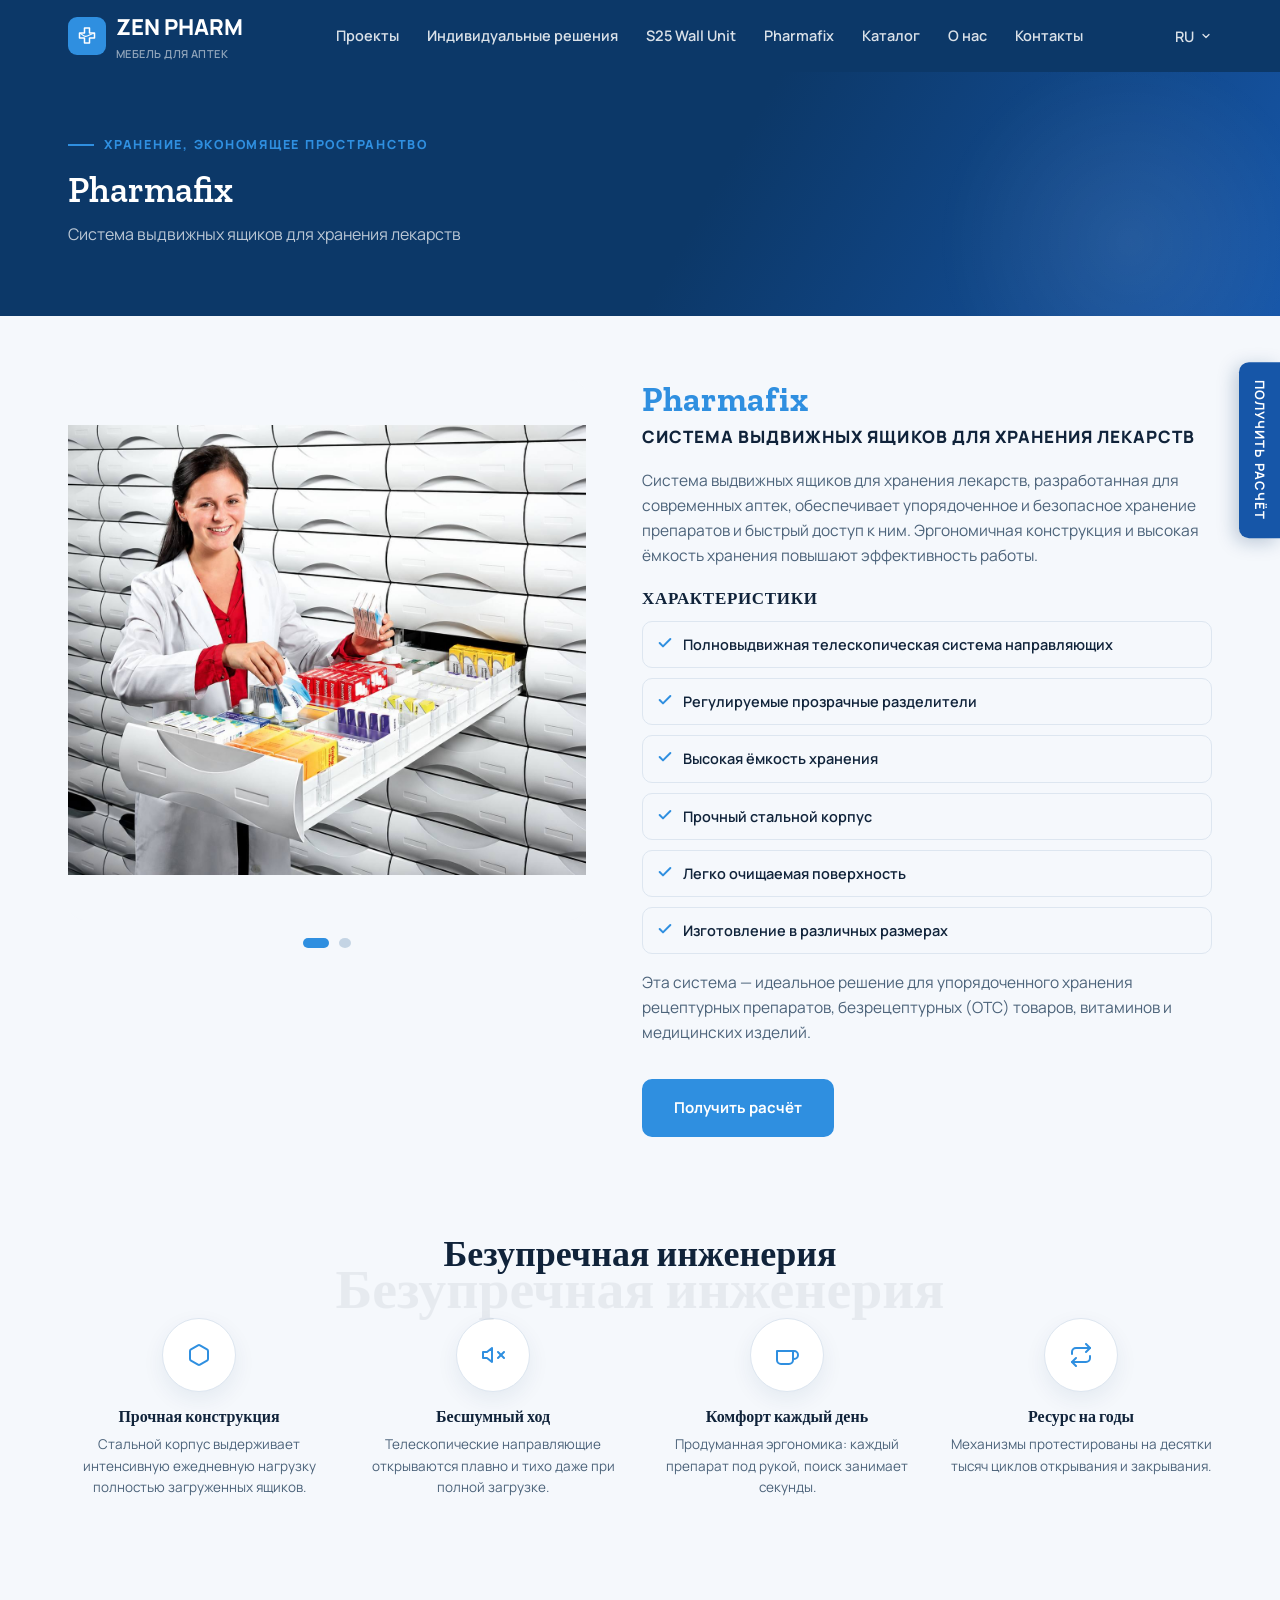
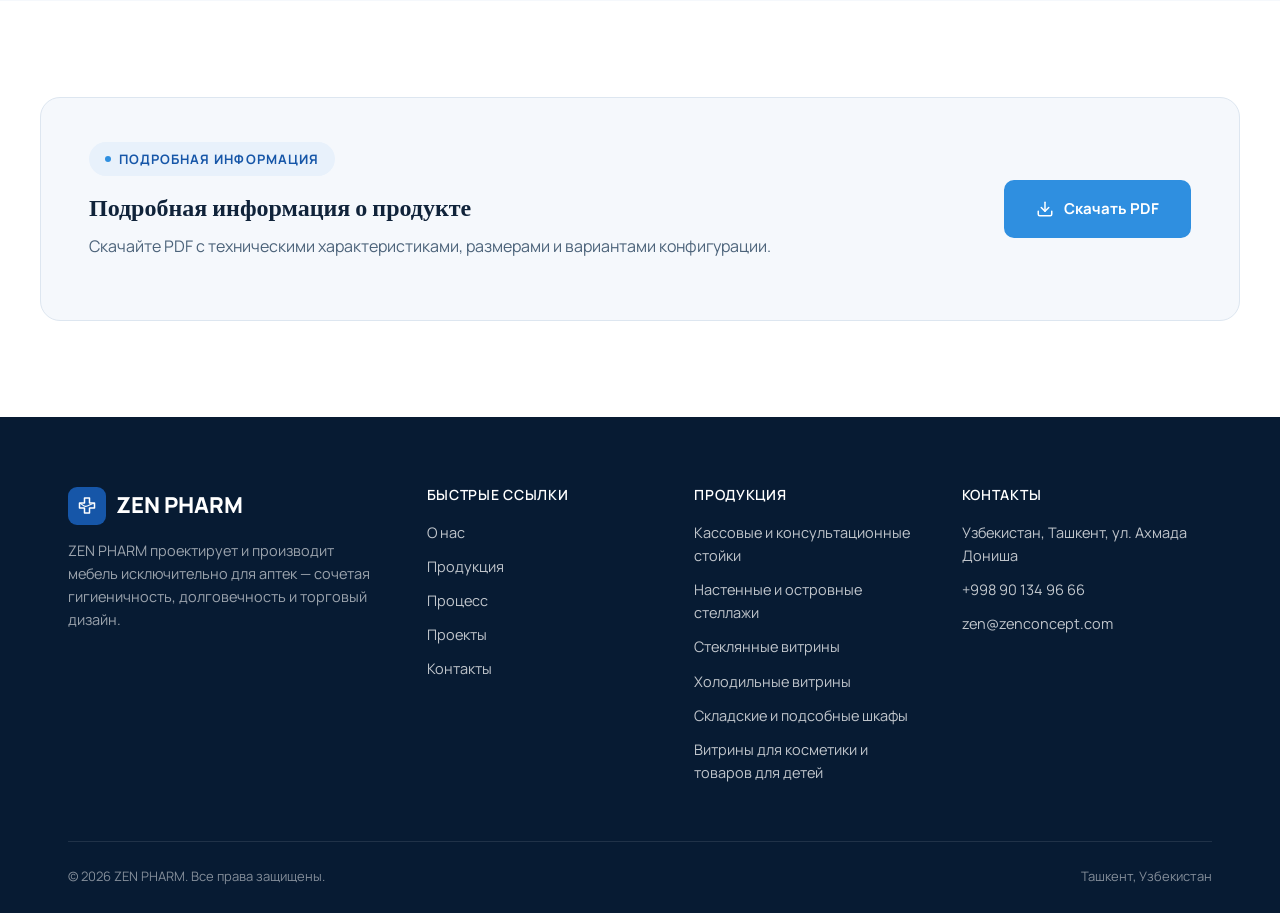
<file: product2.html>
<!DOCTYPE html>
<html lang="ru">

<head>
    <meta charset="UTF-8">
    <meta name="viewport" content="width=device-width, initial-scale=1.0">
    <title>Pharmafix — ZEN PHARM</title>
    <meta name="description" content="ZEN PHARM — проектирование, производство и установка мебели для аптек.">
    <link rel="preconnect" href="https://fonts.googleapis.com">
    <link rel="preconnect" href="https://fonts.gstatic.com" crossorigin>
    <link href="https://fonts.googleapis.com/css2?family=Manrope:wght@400;500;600;700;800&family=Zilla+Slab:wght@500;600&display=swap" rel="stylesheet">
    <link rel="stylesheet" href="./css/main.css">
</head>

<body>

    <noscript>
  <div style="background:#0c3868;color:#fff;text-align:center;padding:14px 20px;font-size:14px;font-weight:600;">
    Для работы сайта нужен JavaScript. / This page requires JavaScript. / Sitenin çalışması için JavaScript gereklidir. / Sayt ishlashi uchun JavaScript kerak.
  </div>
</noscript>

    <!-- ============ HEADER (структура sovaretail: разделы = отдельные страницы) ============ -->
    <header id="siteHeader" class="sova-header">
        <div class="container nav-wrap">
            <a href="./index.html" class="brand">
                <span class="brand-mark">
        <svg width="20" height="20" viewBox="0 0 24 24" fill="none" stroke="currentColor" stroke-width="1.8" stroke-linecap="round" stroke-linejoin="round"><path d="M9 2.5h6v6h6v6h-6v6H9v-6H3v-6h6v-6z"/><path d="M3.3 9c3 0 3.5 3.4 7 3.4S16.7 9 20.7 9" stroke-width="1.3"/></svg>
      </span>
                <span>ZEN PHARM<span class="brand-sub" data-i18n="brandSub">Design &amp; Furniture</span></span>
            </a>
            <nav class="main-nav">
                <a href="./works.html" data-i18n="nav.projects">Наши работы</a>
                <a href="./solutions.html" data-i18n="custom.tag">Спец. решения</a>
                <a href="./product1.html">S25 Wall Unit</a>
                <a href="./product2.html" class="nav-active">Pharmafix</a>
                <a href="./catalog.html" data-i18n="nav.catalog">Каталог</a>
                <a href="./about.html" data-i18n="nav.about">О нас</a>
                <a href="./contact.html" data-i18n="nav.contact">Контакты</a>
            </nav>
            <div class="header-right">
                <div class="nav-dropdown lang-dropdown">
                    <button type="button" class="nav-drop-btn" id="langDropBtn">RU <svg width="12" height="12" viewBox="0 0 24 24" fill="none" stroke="currentColor" stroke-width="2.5" stroke-linecap="round" stroke-linejoin="round"><polyline points="6 9 12 15 18 9"/></svg></button>
                    <div class="nav-drop-menu lang-menu" data-lang-switch>
                        <button type="button" data-lang="tr">TR</button>
                        <button type="button" data-lang="ru">RU</button>
                        <button type="button" data-lang="en">EN</button>
                        <button type="button" data-lang="uz">UZ</button>
                    </div>
                </div>
                <button type="button" class="hamburger" id="hamburgerBtn" aria-label="Menu">
        <span></span><span></span><span></span>
      </button>
            </div>
        </div>
        <div class="mobile-nav" id="mobileNav">
            <a href="./works.html" data-i18n="nav.projects">Наши работы</a>
            <a href="./solutions.html" data-i18n="custom.tag">Спец. решения</a>
            <a href="./product1.html">S25 Wall Unit</a>
            <a href="./product2.html">Pharmafix</a>
            <a href="./catalog.html" data-i18n="nav.catalog">Каталог</a>
            <a href="./about.html" data-i18n="nav.about">О нас</a>
            <a href="./contact.html" data-i18n="nav.contact">Контакты</a>
            <div class="mobile-lang" data-lang-switch>
                <button type="button" data-lang="tr">TR</button>
                <button type="button" data-lang="ru">RU</button>
                <button type="button" data-lang="en">EN</button>
                <button type="button" data-lang="uz">UZ</button>
            </div>
            <a href="./contact.html" class="btn btn-primary" style="margin-top:16px;width:100%;" data-i18n="nav.quote">Получить расчёт</a>
        </div>
    </header>

    <a href="./contact.html" class="quote-tab" data-i18n="nav.quote">Получить расчёт</a>

    <main id="top">
        <section id="product2" class="product-feature product-feature-alt">
            <div class="page-banner banner-compact">
                <div class="container">
                    <span class="banner-tag" data-i18n="p2.tag">ХРАНЕНИЕ, ЭКОНОМЯЩЕЕ ПРОСТРАНСТВО</span>
                    <h2>Pharmafix</h2>
                    <p data-i18n="p2.sub">Система выдвижных ящиков для хранения лекарств</p>
                </div>
            </div>
            <div class="container product-body">
                <div class="product-media reveal">
                    <div class="product-slider">
                        <img src="./assets/images/product-two-new-photo.jpg" class="p-slide active" alt="Pharmafix — фото 1">
                        <img src="./assets/images/product-2-new-photo.jpg" class="p-slide" alt="Pharmafix — фото 2">
                    </div>
                    <div class="slider-dots">
                        <button class="dot active" aria-label="1"></button><button class="dot" aria-label="2"></button>
                    </div>
                </div>
                <div class="product-text reveal">
                    <h3 class="product-brand">Pharmafix</h3>
                    <div class="product-sub" data-i18n="p2.sub">Система выдвижных ящиков для хранения лекарств</div>
                    <p data-i18n="p2.desc"></p>
                    <h4 class="feat-title" data-i18n="p1.featTitle">Характеристики</h4>
                    <ul class="prod-features">
                        <li><svg width="16" height="16" viewBox="0 0 24 24" fill="none" stroke="currentColor" stroke-width="3" stroke-linecap="round" stroke-linejoin="round"><polyline points="20 6 9 17 4 12"/></svg><span data-i18n="p2.f1"></span></li>
                        <li><svg width="16" height="16" viewBox="0 0 24 24" fill="none" stroke="currentColor" stroke-width="3" stroke-linecap="round" stroke-linejoin="round"><polyline points="20 6 9 17 4 12"/></svg><span data-i18n="p2.f2"></span></li>
                        <li><svg width="16" height="16" viewBox="0 0 24 24" fill="none" stroke="currentColor" stroke-width="3" stroke-linecap="round" stroke-linejoin="round"><polyline points="20 6 9 17 4 12"/></svg><span data-i18n="p2.f3"></span></li>
                        <li><svg width="16" height="16" viewBox="0 0 24 24" fill="none" stroke="currentColor" stroke-width="3" stroke-linecap="round" stroke-linejoin="round"><polyline points="20 6 9 17 4 12"/></svg><span data-i18n="p2.f4"></span></li>
                        <li><svg width="16" height="16" viewBox="0 0 24 24" fill="none" stroke="currentColor" stroke-width="3" stroke-linecap="round" stroke-linejoin="round"><polyline points="20 6 9 17 4 12"/></svg><span data-i18n="p2.f5"></span></li>
                        <li><svg width="16" height="16" viewBox="0 0 24 24" fill="none" stroke="currentColor" stroke-width="3" stroke-linecap="round" stroke-linejoin="round"><polyline points="20 6 9 17 4 12"/></svg><span data-i18n="p2.f6"></span></li>
                    </ul>
                    <p style="margin-top:16px;" data-i18n="p2.closing"></p>
                    <a href="./contact.html" class="btn btn-primary" style="margin-top:20px;" data-i18n="nav.quote">Получить расчёт</a>
                </div>
            </div>

            <!-- «KUSURSUZ MÜHENDİSLİK» — заголовок с эхо-watermark + 4 колонки -->
            <div class="container engineering-block">
                <h3 class="echo-heading reveal" data-i18n="p2.engTitle" data-echo="Безупречная инженерия">Безупречная инженерия</h3>
                <div class="eng-grid">
                    <div class="eng-item reveal">
                        <div class="eng-icon"><svg width="24" height="24" viewBox="0 0 24 24" fill="none" stroke="currentColor" stroke-width="2" stroke-linecap="round" stroke-linejoin="round"><path d="M21 16V8a2 2 0 0 0-1-1.73l-7-4a2 2 0 0 0-2 0l-7 4A2 2 0 0 0 3 8v8a2 2 0 0 0 1 1.73l7 4a2 2 0 0 0 2 0l7-4A2 2 0 0 0 21 16z"/></svg></div>
                        <h4 data-i18n="p2.e1t"></h4>
                        <p data-i18n="p2.e1d"></p>
                    </div>
                    <div class="eng-item reveal">
                        <div class="eng-icon"><svg width="24" height="24" viewBox="0 0 24 24" fill="none" stroke="currentColor" stroke-width="2" stroke-linecap="round" stroke-linejoin="round"><path d="M11 5L6 9H2v6h4l5 4V5z"/><line x1="23" y1="9" x2="17" y2="15"/><line x1="17" y1="9" x2="23" y2="15"/></svg></div>
                        <h4 data-i18n="p2.e2t"></h4>
                        <p data-i18n="p2.e2d"></p>
                    </div>
                    <div class="eng-item reveal">
                        <div class="eng-icon"><svg width="24" height="24" viewBox="0 0 24 24" fill="none" stroke="currentColor" stroke-width="2" stroke-linecap="round" stroke-linejoin="round"><path d="M18 8h1a4 4 0 0 1 0 8h-1"/><path d="M2 8h16v9a4 4 0 0 1-4 4H6a4 4 0 0 1-4-4V8z"/></svg></div>
                        <h4 data-i18n="p2.e3t"></h4>
                        <p data-i18n="p2.e3d"></p>
                    </div>
                    <div class="eng-item reveal">
                        <div class="eng-icon"><svg width="24" height="24" viewBox="0 0 24 24" fill="none" stroke="currentColor" stroke-width="2" stroke-linecap="round" stroke-linejoin="round"><polyline points="17 1 21 5 17 9"/><path d="M3 11V9a4 4 0 0 1 4-4h14"/><polyline points="7 23 3 19 7 15"/><path d="M21 13v2a4 4 0 0 1-4 4H3"/></svg></div>
                        <h4 data-i18n="p2.e4t"></h4>
                        <p data-i18n="p2.e4d"></p>
                    </div>
                </div>
            </div>
        </section>

        <!-- ============ СКАЧАТЬ ПОДРОБНУЮ ИНФОРМАЦИЮ (PDF) ============ -->
        <section class="catalog-section">
            <div class="container catalog-inner reveal">
                <div>
                    <span class="tag" data-i18n="p2dl.tag">Подробная информация</span>
                    <h2 data-i18n="p2dl.title">Подробная информация о продукте</h2>
                    <p style="color:var(--ink-soft);" data-i18n="p2dl.text">Скачайте PDF с техническими характеристиками, размерами и вариантами конфигурации.</p>
                </div>
                <a href="./files/product-2-file.pdf" download class="btn btn-primary catalog-btn">
                    <svg width="18" height="18" viewBox="0 0 24 24" fill="none" stroke="currentColor" stroke-width="2" stroke-linecap="round" stroke-linejoin="round"><path d="M21 15v4a2 2 0 0 1-2 2H5a2 2 0 0 1-2-2v-4"/><polyline points="7 10 12 15 17 10"/><line x1="12" y1="15" x2="12" y2="3"/></svg>
                    <span data-i18n="p2dl.btn">Скачать PDF</span>
                </a>
            </div>
        </section>
    </main>

    <footer>
        <div class="container">
            <div class="footer-grid">
                <div class="footer-brand">
                    <a href="./index.html" class="brand">
                        <span class="brand-mark">
            <svg width="20" height="20" viewBox="0 0 24 24" fill="none" stroke="currentColor" stroke-width="1.8" stroke-linecap="round" stroke-linejoin="round"><path d="M9 2.5h6v6h6v6h-6v6H9v-6H3v-6h6v-6z"/><path d="M3.3 9c3 0 3.5 3.4 7 3.4S16.7 9 20.7 9" stroke-width="1.3"/></svg>
          </span>
                        <span>ZEN PHARM</span>
                    </a>
                    <p data-i18n="footer.about"></p>
                </div>
                <div>
                    <h4 data-i18n="footer.quickLinksTitle">Быстрые ссылки</h4>
                    <ul>
                        <li><a href="./about.html" data-i18n="nav.about">О нас</a></li>
                        <li><a href="./index.html#products" data-i18n="nav.products">Продукция</a></li>
                        <li><a href="./works.html#process" data-i18n="nav.process">Процесс</a></li>
                        <li><a href="./works.html" data-i18n="nav.projects">Проекты</a></li>
                        <li><a href="./contact.html" data-i18n="nav.contact">Контакты</a></li>
                    </ul>
                </div>
                <div>
                    <h4 data-i18n="footer.productsTitle">Продукция</h4>
                    <ul id="footerProducts"></ul>
                </div>
                <div>
                    <h4 data-i18n="footer.contactTitle">Контакты</h4>
                    <ul>
                        <li id="footerAddress"></li>
                        <li data-contact="phone">+998 90 134 96 66</li>
                        <li data-contact="email">zen@zenconcept.com</li>
                    </ul>
                </div>
            </div>
            <div class="footer-bottom">
                <span>© <span id="year"></span> ZEN PHARM. <span data-i18n="footer.rights">Все права защищены.</span></span>
                <span data-i18n="footer.cities">Ташкент, Узбекистан</span>
            </div>
        </div>
    </footer>

    <script src="./js/main.js"></script>
</body>

</html>
</file>
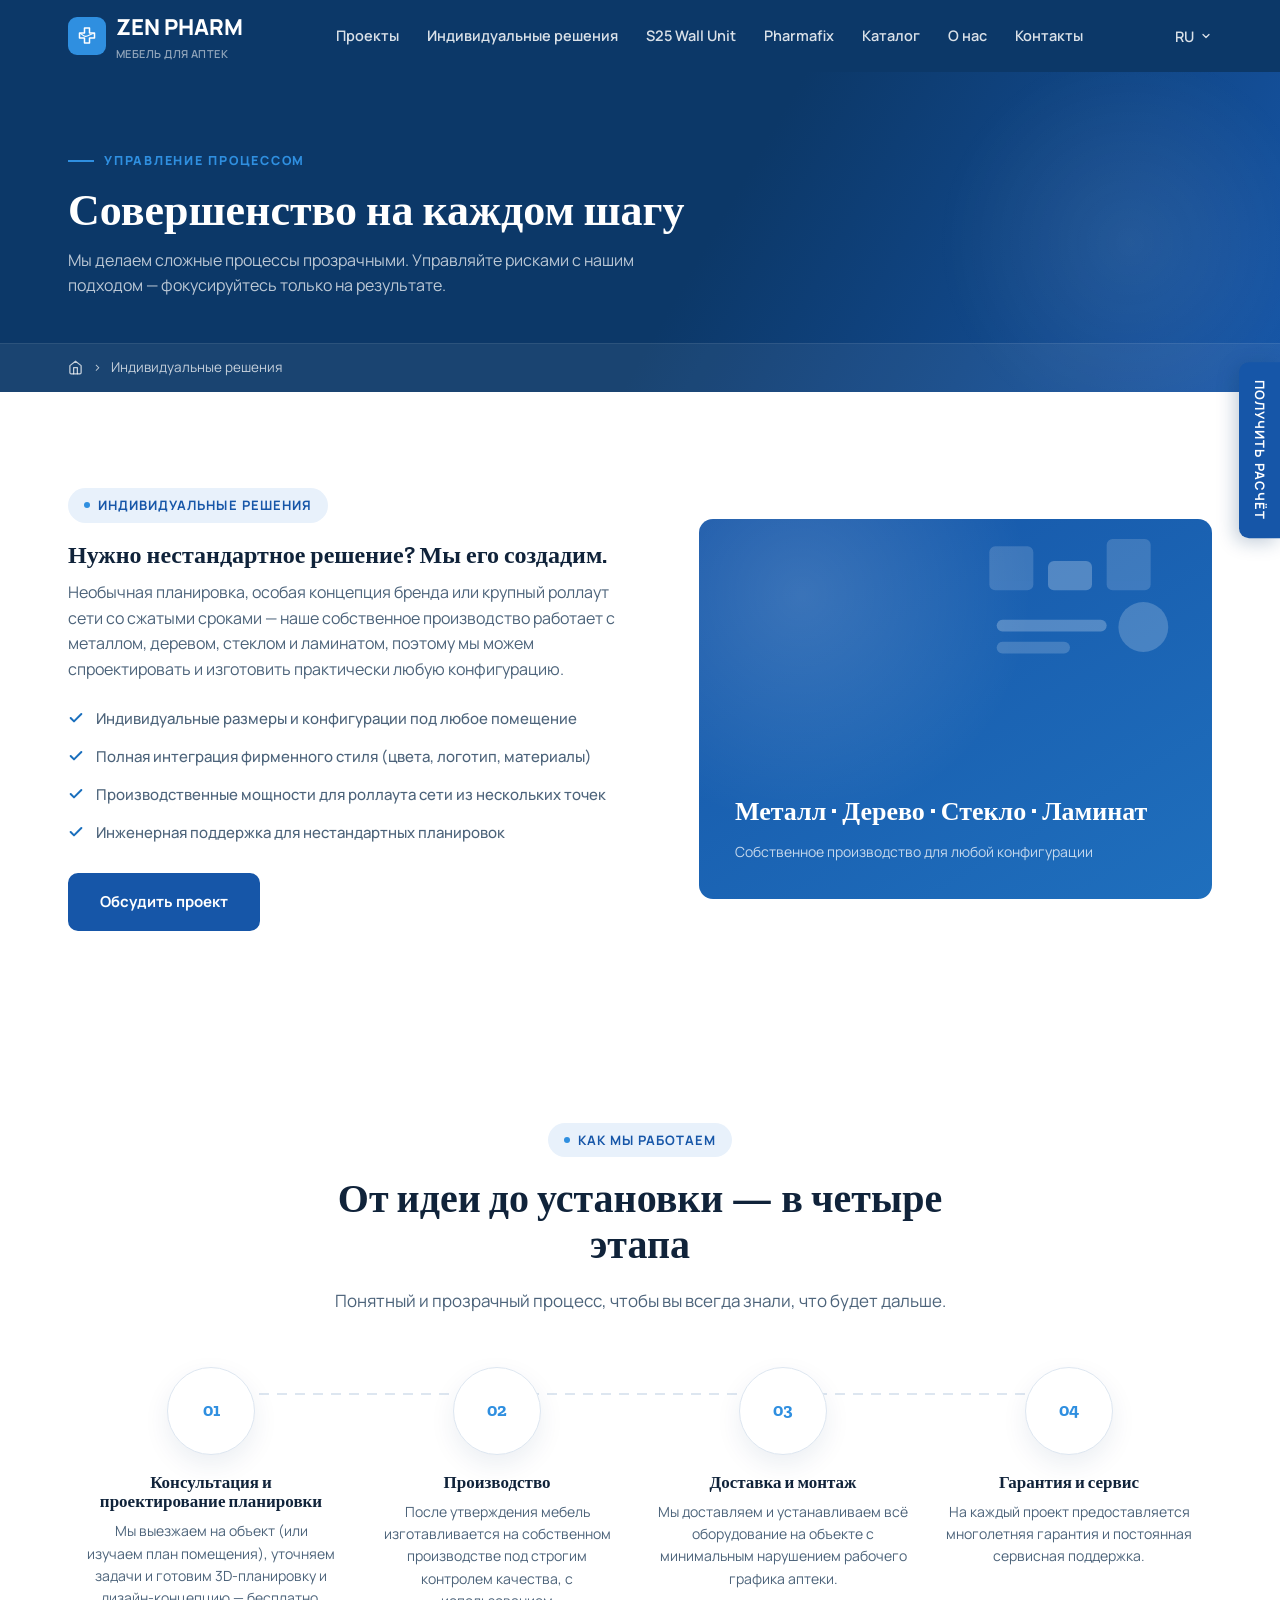
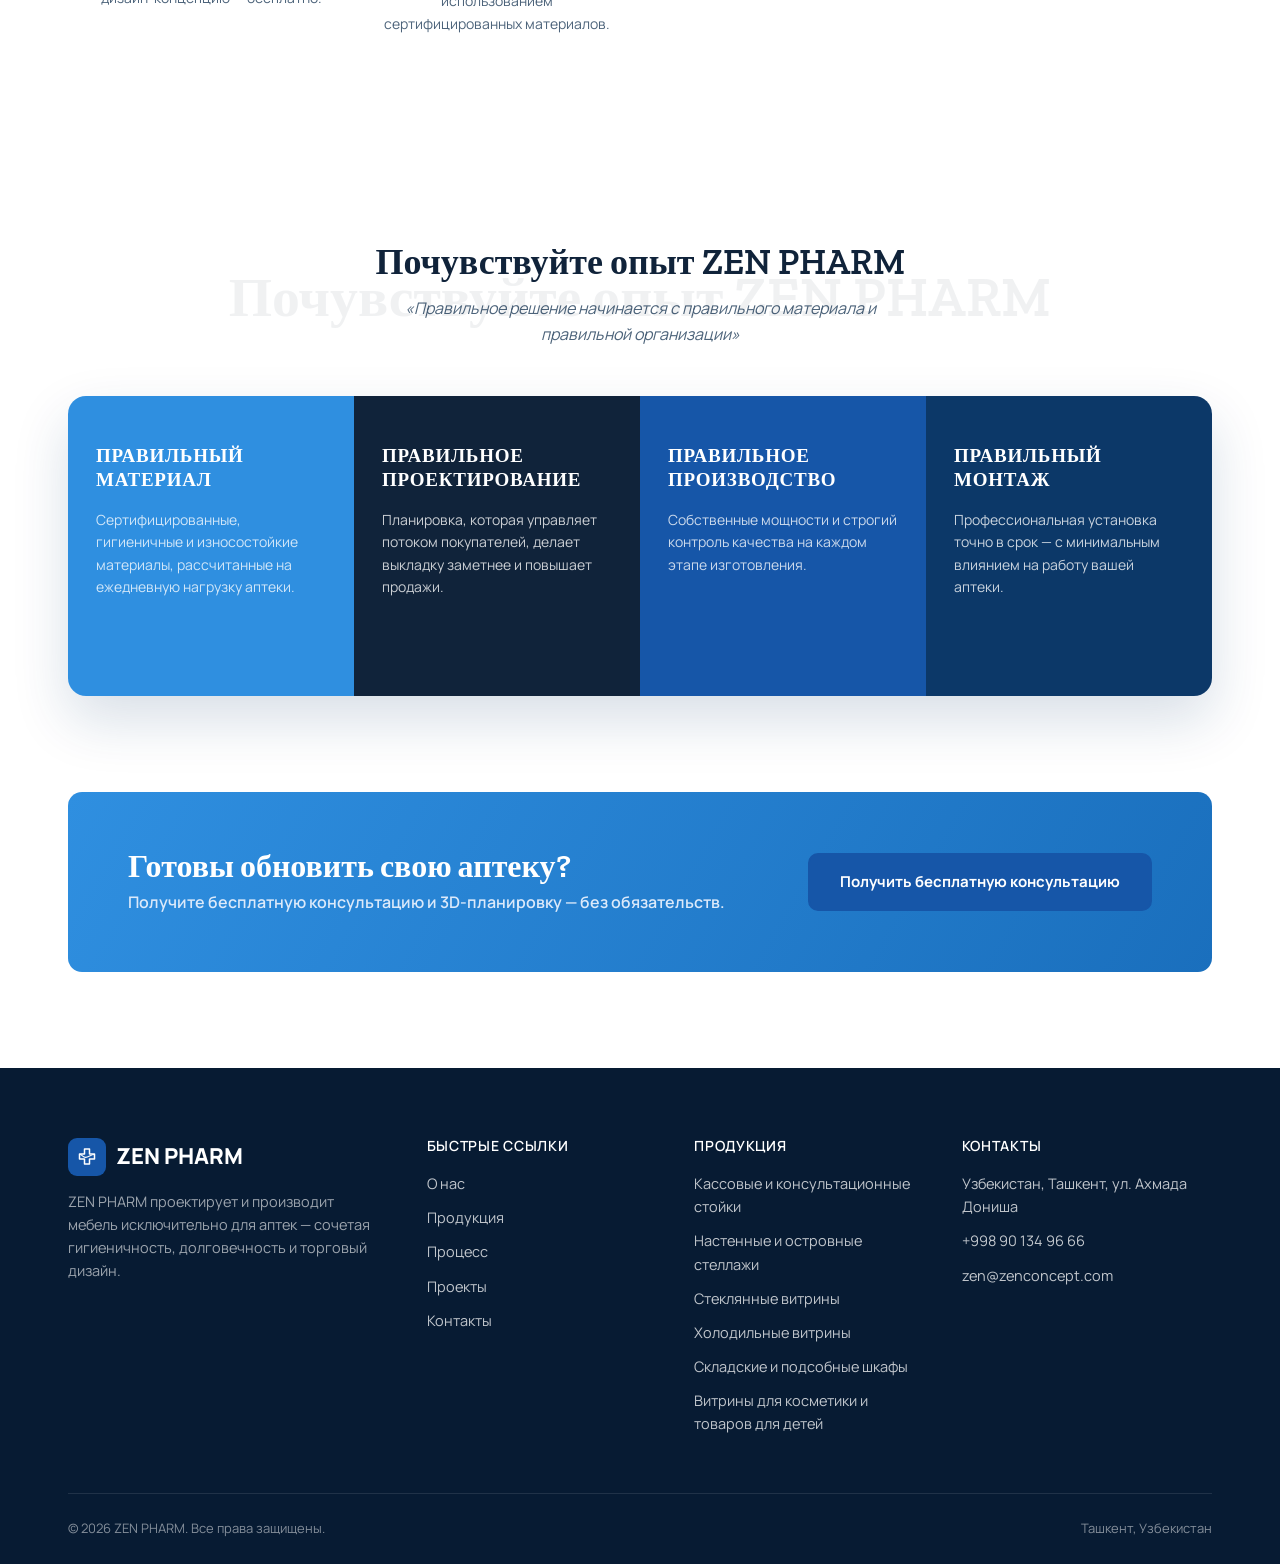
<file: solutions.html>
<!DOCTYPE html>
<html lang="ru">

<head>
    <meta charset="UTF-8">
    <meta name="viewport" content="width=device-width, initial-scale=1.0">
    <title data-i18n="titles.solutions">Спец. решения — ZEN PHARM</title>
    <meta name="description" content="ZEN PHARM — проектирование, производство и установка мебели для аптек.">
    <link rel="preconnect" href="https://fonts.googleapis.com">
    <link rel="preconnect" href="https://fonts.gstatic.com" crossorigin>
    <link href="https://fonts.googleapis.com/css2?family=Manrope:wght@400;500;600;700;800&family=Zilla+Slab:wght@500;600&display=swap" rel="stylesheet">
    <link rel="stylesheet" href="./css/main.css">
</head>

<body>

    <noscript>
  <div style="background:#0c3868;color:#fff;text-align:center;padding:14px 20px;font-size:14px;font-weight:600;">
    Для работы сайта нужен JavaScript. / This page requires JavaScript. / Sitenin çalışması için JavaScript gereklidir. / Sayt ishlashi uchun JavaScript kerak.
  </div>
</noscript>

    <!-- ============ HEADER (структура sovaretail: разделы = отдельные страницы) ============ -->
    <header id="siteHeader" class="sova-header">
        <div class="container nav-wrap">
            <a href="./index.html" class="brand">
                <span class="brand-mark">
        <svg width="20" height="20" viewBox="0 0 24 24" fill="none" stroke="currentColor" stroke-width="1.8" stroke-linecap="round" stroke-linejoin="round"><path d="M9 2.5h6v6h6v6h-6v6H9v-6H3v-6h6v-6z"/><path d="M3.3 9c3 0 3.5 3.4 7 3.4S16.7 9 20.7 9" stroke-width="1.3"/></svg>
      </span>
                <span>ZEN PHARM<span class="brand-sub" data-i18n="brandSub">Design &amp; Furniture</span></span>
            </a>
            <nav class="main-nav">
                <a href="./works.html" data-i18n="nav.projects">Наши работы</a>
                <a href="./solutions.html" class="nav-active" data-i18n="custom.tag">Спец. решения</a>
                <a href="./product1.html">S25 Wall Unit</a>
                <a href="./product2.html">Pharmafix</a>
                <a href="./catalog.html" data-i18n="nav.catalog">Каталог</a>
                <a href="./about.html" data-i18n="nav.about">О нас</a>
                <a href="./contact.html" data-i18n="nav.contact">Контакты</a>
            </nav>
            <div class="header-right">
                <div class="nav-dropdown lang-dropdown">
                    <button type="button" class="nav-drop-btn" id="langDropBtn">RU <svg width="12" height="12" viewBox="0 0 24 24" fill="none" stroke="currentColor" stroke-width="2.5" stroke-linecap="round" stroke-linejoin="round"><polyline points="6 9 12 15 18 9"/></svg></button>
                    <div class="nav-drop-menu lang-menu" data-lang-switch>
                        <button type="button" data-lang="tr">TR</button>
                        <button type="button" data-lang="ru">RU</button>
                        <button type="button" data-lang="en">EN</button>
                        <button type="button" data-lang="uz">UZ</button>
                    </div>
                </div>
                <button type="button" class="hamburger" id="hamburgerBtn" aria-label="Menu">
        <span></span><span></span><span></span>
      </button>
            </div>
        </div>
        <div class="mobile-nav" id="mobileNav">
            <a href="./works.html" data-i18n="nav.projects">Наши работы</a>
            <a href="./solutions.html" data-i18n="custom.tag">Спец. решения</a>
            <a href="./product1.html">S25 Wall Unit</a>
            <a href="./product2.html">Pharmafix</a>
            <a href="./catalog.html" data-i18n="nav.catalog">Каталог</a>
            <a href="./about.html" data-i18n="nav.about">О нас</a>
            <a href="./contact.html" data-i18n="nav.contact">Контакты</a>
            <div class="mobile-lang" data-lang-switch>
                <button type="button" data-lang="tr">TR</button>
                <button type="button" data-lang="ru">RU</button>
                <button type="button" data-lang="en">EN</button>
                <button type="button" data-lang="uz">UZ</button>
            </div>
            <a href="./contact.html" class="btn btn-primary" style="margin-top:16px;width:100%;" data-i18n="nav.quote">Получить расчёт</a>
        </div>
    </header>

    <a href="./contact.html" class="quote-tab" data-i18n="nav.quote">Получить расчёт</a>

    <main id="top">
        <div class="page-banner">
            <div class="container">
                <span class="banner-tag" data-i18n="sol.tag">УПРАВЛЕНИЕ ПРОЦЕССОМ</span>
                <h2 data-i18n="sol.title">Совершенство на каждом шагу</h2>
                <p data-i18n="sol.sub">Мы делаем сложные процессы прозрачными. Управляйте рисками с нашим подходом — фокусируйтесь только на результате.</p>
            </div>
            <div class="banner-breadcrumb">
                <div class="container breadcrumb-inner">
                    <a href="./index.html" aria-label="Главная"><svg width="15" height="15" viewBox="0 0 24 24" fill="none" stroke="currentColor" stroke-width="2" stroke-linecap="round" stroke-linejoin="round"><path d="M3 9l9-7 9 7v11a2 2 0 0 1-2 2H5a2 2 0 0 1-2-2z"/><polyline points="9 22 9 12 15 12 15 22"/></svg></a>
                    <span>›</span>
                    <span data-i18n="custom.tag">Спец. решения</span>
                </div>
            </div>
        </div>

        <section id="custom">
            <div class="container custom-grid">
                <div class="reveal">
                    <span class="tag" data-i18n="custom.tag">Индивидуальные решения</span>
                    <h2 data-i18n="custom.heading">Нужно нестандартное решение? Мы его создадим.</h2>
                    <p data-i18n="custom.p1" style="color:var(--ink-soft);"></p>
                    <ul class="custom-list" id="customList"></ul>
                    <a href="./contact.html" class="btn btn-dark" style="margin-top:28px;" data-i18n="custom.cta">Обсудить проект</a>
                </div>
                <div class="custom-visual reveal">
                    <svg viewBox="0 0 300 260" style="position:absolute;top:20px;right:10px;opacity:.9;" width="220">
          <rect x="10" y="10" width="60" height="60" rx="8" fill="rgba(255,255,255,.18)"/>
          <rect x="90" y="30" width="60" height="40" rx="8" fill="rgba(255,255,255,.28)"/>
          <rect x="170" y="0" width="60" height="70" rx="8" fill="rgba(255,255,255,.18)"/>
          <circle cx="220" cy="120" r="34" fill="rgba(255,255,255,.22)"/>
          <rect x="20" y="110" width="150" height="16" rx="8" fill="rgba(255,255,255,.28)"/>
          <rect x="20" y="140" width="100" height="16" rx="8" fill="rgba(255,255,255,.2)"/>
        </svg>
                    <div style="position:relative;">
                        <div style="font-family:'Zilla Slab';font-size:26px;font-weight:700;margin-bottom:8px;" data-i18n="sol.matTitle">Metal · Wood · Glass · Laminate</div>
                        <div style="font-size:14px;color:rgba(255,255,255,.75);" data-i18n="sol.matSub">In-house production for every configuration</div>
                    </div>
                </div>
            </div>
        </section>

        <section id="process">
            <div class="container">
                <div class="section-head center">
                    <span class="tag" data-i18n="process.tag">Как мы работаем</span>
                    <h2 data-i18n="process.heading">От идеи до установки — в четыре этапа</h2>
                    <p data-i18n="process.subheading"></p>
                </div>
                <div class="process-steps" id="processSteps"></div>
            </div>
        </section>

        <section class="experience-section">
            <div class="container">
                <h2 class="echo-heading center reveal" data-i18n="sol.expTitle" data-echo="ZEN PHARM">Почувствуйте опыт ZEN PHARM</h2>
                <p class="exp-quote reveal" data-i18n="sol.expQuote">«Правильное решение начинается с правильного материала и правильной организации»</p>
                <div class="exp-panels">
                    <div class="exp-panel exp-p1 reveal">
                        <h3 data-i18n="sol.p1t">…</h3>
                        <p data-i18n="sol.p1d">…</p>
                    </div>
                    <div class="exp-panel exp-p2 reveal">
                        <h3 data-i18n="sol.p2t">…</h3>
                        <p data-i18n="sol.p2d">…</p>
                    </div>
                    <div class="exp-panel exp-p3 reveal">
                        <h3 data-i18n="sol.p3t">…</h3>
                        <p data-i18n="sol.p3d">…</p>
                    </div>
                    <div class="exp-panel exp-p4 reveal">
                        <h3 data-i18n="sol.p4t">…</h3>
                        <p data-i18n="sol.p4d">…</p>
                    </div>
                </div>
            </div>
        </section>

        <section style="padding:0 0 96px;">
            <div class="cta-banner">
                <div>
                    <h2 data-i18n="cta.heading">Готовы обновить свою аптеку?</h2>
                    <p data-i18n="cta.text">Получите бесплатную консультацию и 3D-планировку — без обязательств.</p>
                </div>
                <a href="./contact.html" class="btn btn-dark" data-i18n="cta.button">Получить бесплатную консультацию</a>
            </div>
        </section>
    </main>

    <footer>
        <div class="container">
            <div class="footer-grid">
                <div class="footer-brand">
                    <a href="./index.html" class="brand">
                        <span class="brand-mark">
            <svg width="20" height="20" viewBox="0 0 24 24" fill="none" stroke="currentColor" stroke-width="1.8" stroke-linecap="round" stroke-linejoin="round"><path d="M9 2.5h6v6h6v6h-6v6H9v-6H3v-6h6v-6z"/><path d="M3.3 9c3 0 3.5 3.4 7 3.4S16.7 9 20.7 9" stroke-width="1.3"/></svg>
          </span>
                        <span>ZEN PHARM</span>
                    </a>
                    <p data-i18n="footer.about"></p>
                </div>
                <div>
                    <h4 data-i18n="footer.quickLinksTitle">Быстрые ссылки</h4>
                    <ul>
                        <li><a href="./about.html" data-i18n="nav.about">О нас</a></li>
                        <li><a href="./index.html#products" data-i18n="nav.products">Продукция</a></li>
                        <li><a href="./works.html#process" data-i18n="nav.process">Процесс</a></li>
                        <li><a href="./works.html" data-i18n="nav.projects">Проекты</a></li>
                        <li><a href="./contact.html" data-i18n="nav.contact">Контакты</a></li>
                    </ul>
                </div>
                <div>
                    <h4 data-i18n="footer.productsTitle">Продукция</h4>
                    <ul id="footerProducts"></ul>
                </div>
                <div>
                    <h4 data-i18n="footer.contactTitle">Контакты</h4>
                    <ul>
                        <li id="footerAddress"></li>
                        <li data-contact="phone">+998 90 134 96 66</li>
                        <li data-contact="email">zen@zenconcept.com</li>
                    </ul>
                </div>
            </div>
            <div class="footer-bottom">
                <span>© <span id="year"></span> ZEN PHARM. <span data-i18n="footer.rights">Все права защищены.</span></span>
                <span data-i18n="footer.cities">Ташкент, Узбекистан</span>
            </div>
        </div>
    </footer>

    <script src="./js/main.js"></script>
</body>

</html>
</file>
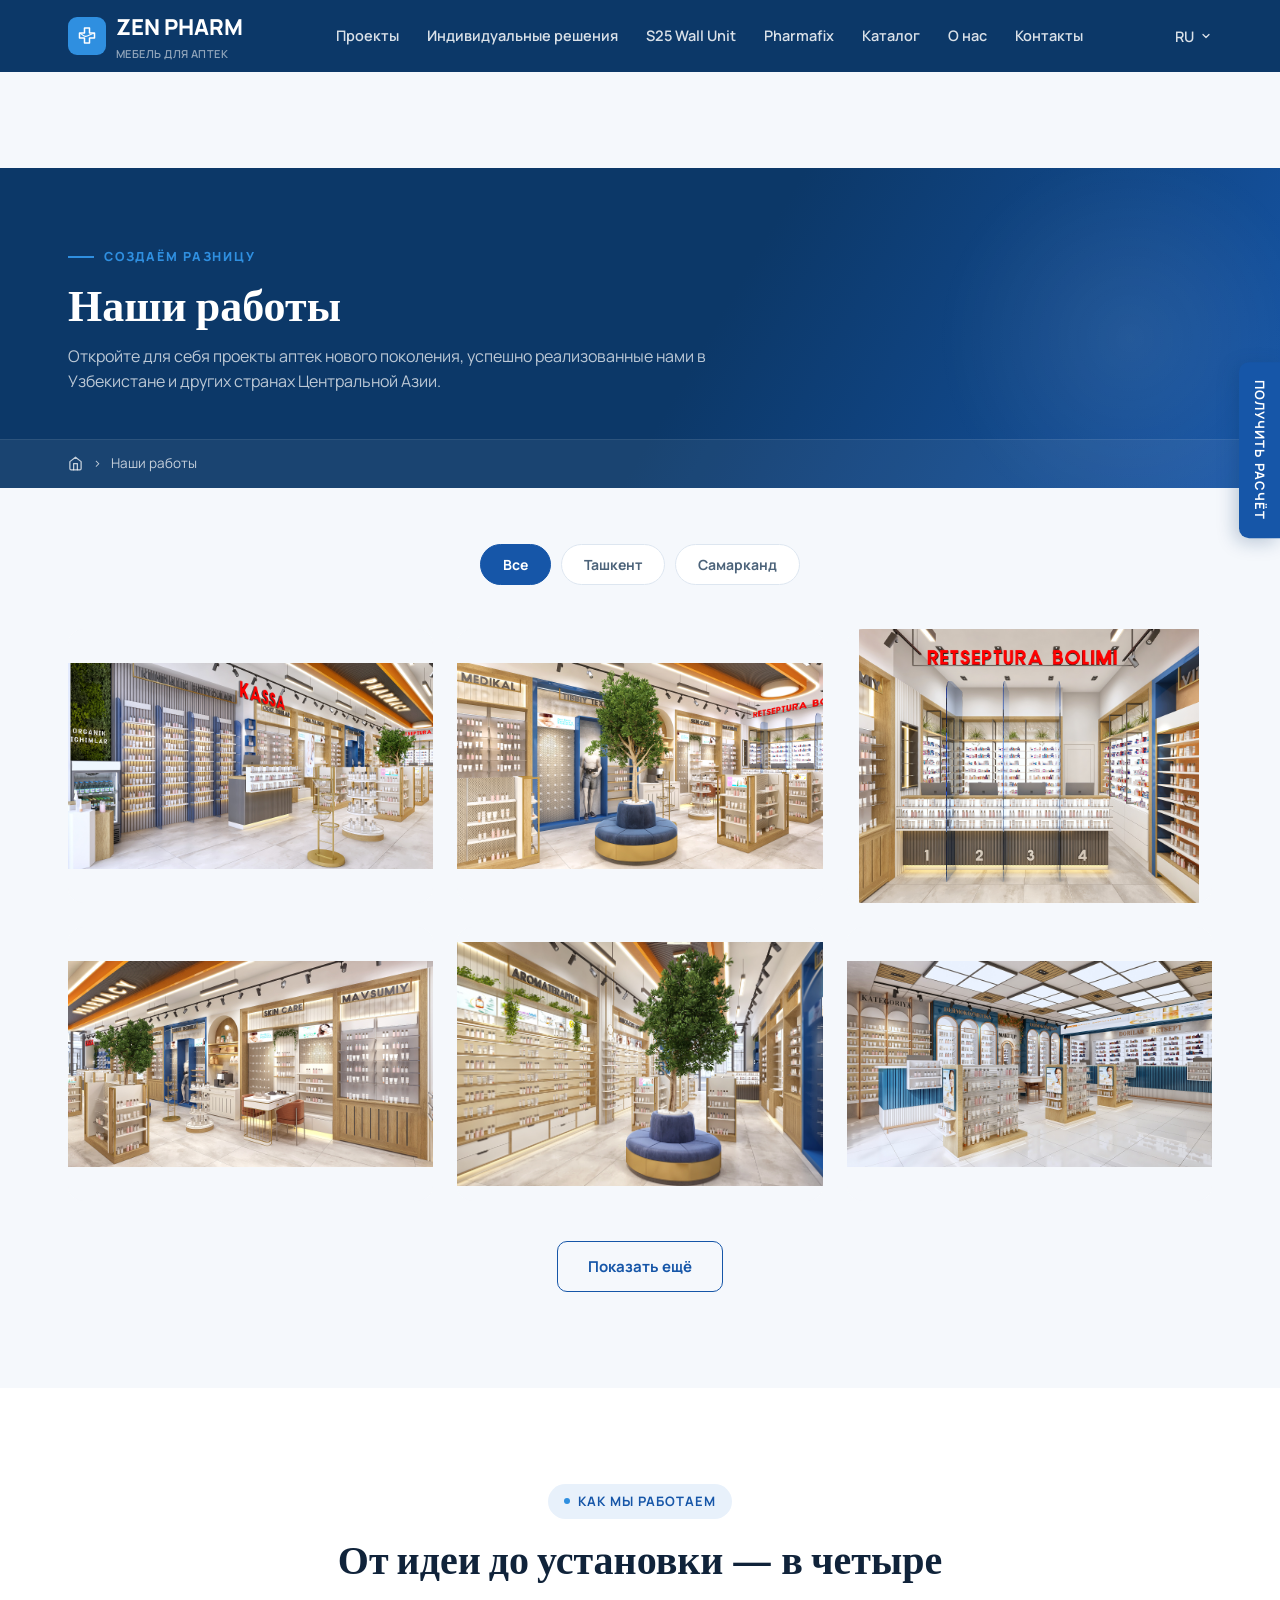
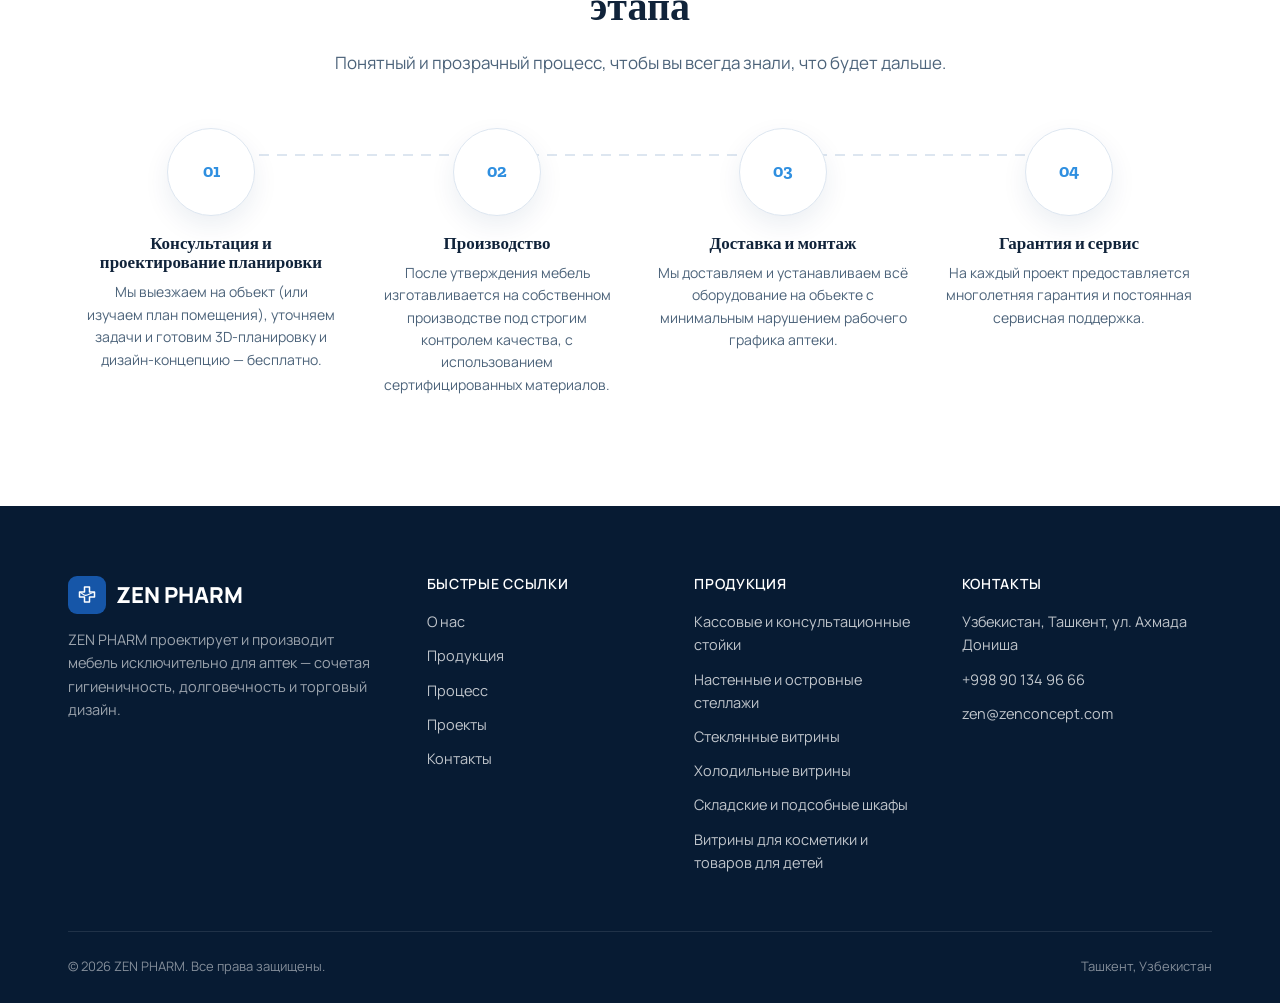
<file: works.html>
<!DOCTYPE html>
<html lang="ru">

<head>
    <meta charset="UTF-8">
    <meta name="viewport" content="width=device-width, initial-scale=1.0">
    <title data-i18n="titles.works">Наши работы — ZEN PHARM</title>
    <meta name="description" content="ZEN PHARM — проектирование, производство и установка мебели для аптек.">
    <link rel="preconnect" href="https://fonts.googleapis.com">
    <link rel="preconnect" href="https://fonts.gstatic.com" crossorigin>
    <link href="https://fonts.googleapis.com/css2?family=Manrope:wght@400;500;600;700;800&family=Zilla+Slab:wght@500;600&display=swap" rel="stylesheet">
    <link rel="stylesheet" href="./css/main.css">
</head>

<body>

    <noscript>
  <div style="background:#0c3868;color:#fff;text-align:center;padding:14px 20px;font-size:14px;font-weight:600;">
    Для работы сайта нужен JavaScript. / This page requires JavaScript. / Sitenin çalışması için JavaScript gereklidir. / Sayt ishlashi uchun JavaScript kerak.
  </div>
</noscript>

    <!-- ============ HEADER (структура sovaretail: разделы = отдельные страницы) ============ -->
    <header id="siteHeader" class="sova-header">
        <div class="container nav-wrap">
            <a href="./index.html" class="brand">
                <span class="brand-mark">
        <svg width="20" height="20" viewBox="0 0 24 24" fill="none" stroke="currentColor" stroke-width="1.8" stroke-linecap="round" stroke-linejoin="round"><path d="M9 2.5h6v6h6v6h-6v6H9v-6H3v-6h6v-6z"/><path d="M3.3 9c3 0 3.5 3.4 7 3.4S16.7 9 20.7 9" stroke-width="1.3"/></svg>
      </span>
                <span>ZEN PHARM<span class="brand-sub" data-i18n="brandSub">Design &amp; Furniture</span></span>
            </a>
            <nav class="main-nav">
                <a href="./works.html" class="nav-active" data-i18n="nav.projects">Наши работы</a>
                <a href="./solutions.html" data-i18n="custom.tag">Спец. решения</a>
                <a href="./product1.html">S25 Wall Unit</a>
                <a href="./product2.html">Pharmafix</a>
                <a href="./catalog.html" data-i18n="nav.catalog">Каталог</a>
                <a href="./about.html" data-i18n="nav.about">О нас</a>
                <a href="./contact.html" data-i18n="nav.contact">Контакты</a>
            </nav>
            <div class="header-right">
                <div class="nav-dropdown lang-dropdown">
                    <button type="button" class="nav-drop-btn" id="langDropBtn">RU <svg width="12" height="12" viewBox="0 0 24 24" fill="none" stroke="currentColor" stroke-width="2.5" stroke-linecap="round" stroke-linejoin="round"><polyline points="6 9 12 15 18 9"/></svg></button>
                    <div class="nav-drop-menu lang-menu" data-lang-switch>
                        <button type="button" data-lang="tr">TR</button>
                        <button type="button" data-lang="ru">RU</button>
                        <button type="button" data-lang="en">EN</button>
                        <button type="button" data-lang="uz">UZ</button>
                    </div>
                </div>
                <button type="button" class="hamburger" id="hamburgerBtn" aria-label="Menu">
        <span></span><span></span><span></span>
      </button>
            </div>
        </div>
        <div class="mobile-nav" id="mobileNav">
            <a href="./works.html" data-i18n="nav.projects">Наши работы</a>
            <a href="./solutions.html" data-i18n="custom.tag">Спец. решения</a>
            <a href="./product1.html">S25 Wall Unit</a>
            <a href="./product2.html">Pharmafix</a>
            <a href="./catalog.html" data-i18n="nav.catalog">Каталог</a>
            <a href="./about.html" data-i18n="nav.about">О нас</a>
            <a href="./contact.html" data-i18n="nav.contact">Контакты</a>
            <div class="mobile-lang" data-lang-switch>
                <button type="button" data-lang="tr">TR</button>
                <button type="button" data-lang="ru">RU</button>
                <button type="button" data-lang="en">EN</button>
                <button type="button" data-lang="uz">UZ</button>
            </div>
            <a href="./contact.html" class="btn btn-primary" style="margin-top:16px;width:100%;" data-i18n="nav.quote">Получить расчёт</a>
        </div>
    </header>

    <a href="./contact.html" class="quote-tab" data-i18n="nav.quote">Получить расчёт</a>

    <main id="top">
        <section id="portfolio" class="portfolio">
            <div class="page-banner">
                <div class="container">
                    <span class="banner-tag" data-i18n="work.tag">СОЗДАЁМ РАЗНИЦУ</span>
                    <h2 data-i18n="work.title">Наши работы</h2>
                    <p data-i18n="work.sub">Откройте для себя проекты аптек нового поколения, успешно реализованные нами в Узбекистане и других странах Центральной Азии.</p>
                </div>
                <div class="banner-breadcrumb">
                    <div class="container breadcrumb-inner">
                        <a href="./index.html" aria-label="Главная"><svg width="15" height="15" viewBox="0 0 24 24" fill="none" stroke="currentColor" stroke-width="2" stroke-linecap="round" stroke-linejoin="round"><path d="M3 9l9-7 9 7v11a2 2 0 0 1-2 2H5a2 2 0 0 1-2-2z"/><polyline points="9 22 9 12 15 12 15 22"/></svg></a>
                        <span>›</span>
                        <span data-i18n="work.title">Наши работы</span>
                    </div>
                </div>
            </div>
            <div class="container" style="padding-top:56px;">

                <!-- Фильтры категорий (как Tümü / Marketler / Mağazalar / Özel Çözümler) -->
                <div class="portfolio-filters reveal" id="portfolioFilters">
                    <button type="button" class="filter-btn active" data-filter="all" data-i18n="work.fAll">Все</button>
                    <button type="button" class="filter-btn" data-filter="tashkent" data-i18n="work.fTash">Ташкент</button>
                    <button type="button" class="filter-btn" data-filter="samarkand" data-i18n="work.fSam">Самарканд</button>
                </div>

                <!-- Сетка проектов: hover — зум фото + выезжающая плашка «Смотреть» -->
                <div class="portfolio-grid" id="portfolioGrid">
                    <a href="#" class="portfolio-card reveal" data-category="tashkent">
                        <div class="portfolio-media"><img src="./assets/images/projects-one.jpg" alt="Проект 1" loading="lazy"></div>
                        <div class="portfolio-overlay">
                            <span class="portfolio-cat" data-i18n="work.fTash">Ташкент</span>
                            <h3 data-i18n="work.proj1">Проект 1</h3>
                            <span class="portfolio-link"><span data-i18n="work.view">Смотреть</span> <svg width="16" height="16" viewBox="0 0 24 24" fill="none" stroke="currentColor" stroke-width="2" stroke-linecap="round" stroke-linejoin="round"><line x1="5" y1="12" x2="19" y2="12"/><polyline points="12 5 19 12 12 19"/></svg></span>
                        </div>
                    </a>
                    <a href="#" class="portfolio-card reveal" data-category="tashkent">
                        <div class="portfolio-media"><img src="./assets/images/projects-two.jpg" alt="Проект 1" loading="lazy"></div>
                        <div class="portfolio-overlay">
                            <span class="portfolio-cat" data-i18n="work.fTash">Ташкент</span>
                            <h3 data-i18n="work.proj1">Проект 1</h3>
                            <span class="portfolio-link"><span data-i18n="work.view">Смотреть</span> <svg width="16" height="16" viewBox="0 0 24 24" fill="none" stroke="currentColor" stroke-width="2" stroke-linecap="round" stroke-linejoin="round"><line x1="5" y1="12" x2="19" y2="12"/><polyline points="12 5 19 12 12 19"/></svg></span>
                        </div>
                    </a>
                    <a href="#" class="portfolio-card reveal" data-category="tashkent">
                        <div class="portfolio-media"><img src="./assets/images/projects-three.jpg" alt="Проект 1" loading="lazy"></div>
                        <div class="portfolio-overlay">
                            <span class="portfolio-cat" data-i18n="work.fTash">Ташкент</span>
                            <h3 data-i18n="work.proj1">Проект 1</h3>
                            <span class="portfolio-link"><span data-i18n="work.view">Смотреть</span> <svg width="16" height="16" viewBox="0 0 24 24" fill="none" stroke="currentColor" stroke-width="2" stroke-linecap="round" stroke-linejoin="round"><line x1="5" y1="12" x2="19" y2="12"/><polyline points="12 5 19 12 12 19"/></svg></span>
                        </div>
                    </a>
                    <a href="#" class="portfolio-card reveal" data-category="tashkent">
                        <div class="portfolio-media"><img src="./assets/images/projects-four.jpg" alt="Проект 1" loading="lazy"></div>
                        <div class="portfolio-overlay">
                            <span class="portfolio-cat" data-i18n="work.fTash">Ташкент</span>
                            <h3 data-i18n="work.proj1">Проект 1</h3>
                            <span class="portfolio-link"><span data-i18n="work.view">Смотреть</span> <svg width="16" height="16" viewBox="0 0 24 24" fill="none" stroke="currentColor" stroke-width="2" stroke-linecap="round" stroke-linejoin="round"><line x1="5" y1="12" x2="19" y2="12"/><polyline points="12 5 19 12 12 19"/></svg></span>
                        </div>
                    </a>
                    <a href="#" class="portfolio-card reveal" data-category="tashkent">
                        <div class="portfolio-media"><img src="./assets/images/projects-five.jpg" alt="Проект 1" loading="lazy"></div>
                        <div class="portfolio-overlay">
                            <span class="portfolio-cat" data-i18n="work.fTash">Ташкент</span>
                            <h3 data-i18n="work.proj1">Проект 1</h3>
                            <span class="portfolio-link"><span data-i18n="work.view">Смотреть</span> <svg width="16" height="16" viewBox="0 0 24 24" fill="none" stroke="currentColor" stroke-width="2" stroke-linecap="round" stroke-linejoin="round"><line x1="5" y1="12" x2="19" y2="12"/><polyline points="12 5 19 12 12 19"/></svg></span>
                        </div>
                    </a>
                    <a href="#" class="portfolio-card reveal" data-category="tashkent">
                        <div class="portfolio-media"><img src="./assets/images/projects-six.jpg" alt="Проект 2" loading="lazy"></div>
                        <div class="portfolio-overlay">
                            <span class="portfolio-cat" data-i18n="work.fTash">Ташкент</span>
                            <h3 data-i18n="work.proj2">Проект 2</h3>
                            <span class="portfolio-link"><span data-i18n="work.view">Смотреть</span> <svg width="16" height="16" viewBox="0 0 24 24" fill="none" stroke="currentColor" stroke-width="2" stroke-linecap="round" stroke-linejoin="round"><line x1="5" y1="12" x2="19" y2="12"/><polyline points="12 5 19 12 12 19"/></svg></span>
                        </div>
                    </a>
                    <a href="#" class="portfolio-card reveal hidden-card" data-category="tashkent">
                        <div class="portfolio-media"><img src="./assets/images/projects-seven.jpg" alt="Проект 2" loading="lazy"></div>
                        <div class="portfolio-overlay">
                            <span class="portfolio-cat" data-i18n="work.fTash">Ташкент</span>
                            <h3 data-i18n="work.proj2">Проект 2</h3>
                            <span class="portfolio-link"><span data-i18n="work.view">Смотреть</span> <svg width="16" height="16" viewBox="0 0 24 24" fill="none" stroke="currentColor" stroke-width="2" stroke-linecap="round" stroke-linejoin="round"><line x1="5" y1="12" x2="19" y2="12"/><polyline points="12 5 19 12 12 19"/></svg></span>
                        </div>
                    </a>
                    <a href="#" class="portfolio-card reveal hidden-card" data-category="tashkent">
                        <div class="portfolio-media"><img src="./assets/images/projects-eight.jpg" alt="Проект 2" loading="lazy"></div>
                        <div class="portfolio-overlay">
                            <span class="portfolio-cat" data-i18n="work.fTash">Ташкент</span>
                            <h3 data-i18n="work.proj2">Проект 2</h3>
                            <span class="portfolio-link"><span data-i18n="work.view">Смотреть</span> <svg width="16" height="16" viewBox="0 0 24 24" fill="none" stroke="currentColor" stroke-width="2" stroke-linecap="round" stroke-linejoin="round"><line x1="5" y1="12" x2="19" y2="12"/><polyline points="12 5 19 12 12 19"/></svg></span>
                        </div>
                    </a>
                    <a href="#" class="portfolio-card reveal hidden-card" data-category="samarkand">
                        <div class="portfolio-media"><img src="./assets/images/projects-nine.jpg" alt="Проект 3" loading="lazy"></div>
                        <div class="portfolio-overlay">
                            <span class="portfolio-cat" data-i18n="work.fSam">Самарканд</span>
                            <h3 data-i18n="work.proj3">Проект 3</h3>
                            <span class="portfolio-link"><span data-i18n="work.view">Смотреть</span> <svg width="16" height="16" viewBox="0 0 24 24" fill="none" stroke="currentColor" stroke-width="2" stroke-linecap="round" stroke-linejoin="round"><line x1="5" y1="12" x2="19" y2="12"/><polyline points="12 5 19 12 12 19"/></svg></span>
                        </div>
                    </a>
                    <a href="#" class="portfolio-card reveal hidden-card" data-category="samarkand">
                        <div class="portfolio-media"><img src="./assets/images/projects-ten.jpg" alt="Проект 3" loading="lazy"></div>
                        <div class="portfolio-overlay">
                            <span class="portfolio-cat" data-i18n="work.fSam">Самарканд</span>
                            <h3 data-i18n="work.proj3">Проект 3</h3>
                            <span class="portfolio-link"><span data-i18n="work.view">Смотреть</span> <svg width="16" height="16" viewBox="0 0 24 24" fill="none" stroke="currentColor" stroke-width="2" stroke-linecap="round" stroke-linejoin="round"><line x1="5" y1="12" x2="19" y2="12"/><polyline points="12 5 19 12 12 19"/></svg></span>
                        </div>
                    </a>
                    <a href="#" class="portfolio-card reveal hidden-card" data-category="samarkand">
                        <div class="portfolio-media"><img src="./assets/images/projects-eleven.jpg" alt="Проект 3" loading="lazy"></div>
                        <div class="portfolio-overlay">
                            <span class="portfolio-cat" data-i18n="work.fSam">Самарканд</span>
                            <h3 data-i18n="work.proj3">Проект 3</h3>
                            <span class="portfolio-link"><span data-i18n="work.view">Смотреть</span> <svg width="16" height="16" viewBox="0 0 24 24" fill="none" stroke="currentColor" stroke-width="2" stroke-linecap="round" stroke-linejoin="round"><line x1="5" y1="12" x2="19" y2="12"/><polyline points="12 5 19 12 12 19"/></svg></span>
                        </div>
                    </a>
                </div>

                <div style="text-align:center;margin-top:40px;">
                    <button type="button" class="btn btn-outline-dark" id="showMoreBtn" data-i18n="work.more">Показать ещё</button>
                </div>
            </div>
        </section>


        <section id="process">
            <div class="container">
                <div class="section-head center">
                    <span class="tag" data-i18n="process.tag">Как мы работаем</span>
                    <h2 data-i18n="process.heading">От идеи до установки — в четыре этапа</h2>
                    <p data-i18n="process.subheading"></p>
                </div>
                <div class="process-steps" id="processSteps"></div>
            </div>
        </section>
    </main>

    <footer>
        <div class="container">
            <div class="footer-grid">
                <div class="footer-brand">
                    <a href="./index.html" class="brand">
                        <span class="brand-mark">
            <svg width="20" height="20" viewBox="0 0 24 24" fill="none" stroke="currentColor" stroke-width="1.8" stroke-linecap="round" stroke-linejoin="round"><path d="M9 2.5h6v6h6v6h-6v6H9v-6H3v-6h6v-6z"/><path d="M3.3 9c3 0 3.5 3.4 7 3.4S16.7 9 20.7 9" stroke-width="1.3"/></svg>
          </span>
                        <span>ZEN PHARM</span>
                    </a>
                    <p data-i18n="footer.about"></p>
                </div>
                <div>
                    <h4 data-i18n="footer.quickLinksTitle">Быстрые ссылки</h4>
                    <ul>
                        <li><a href="./about.html" data-i18n="nav.about">О нас</a></li>
                        <li><a href="./index.html#products" data-i18n="nav.products">Продукция</a></li>
                        <li><a href="./works.html#process" data-i18n="nav.process">Процесс</a></li>
                        <li><a href="./works.html" data-i18n="nav.projects">Проекты</a></li>
                        <li><a href="./contact.html" data-i18n="nav.contact">Контакты</a></li>
                    </ul>
                </div>
                <div>
                    <h4 data-i18n="footer.productsTitle">Продукция</h4>
                    <ul id="footerProducts"></ul>
                </div>
                <div>
                    <h4 data-i18n="footer.contactTitle">Контакты</h4>
                    <ul>
                        <li id="footerAddress"></li>
                        <li data-contact="phone">+998 90 134 96 66</li>
                        <li data-contact="email">zen@zenconcept.com</li>
                    </ul>
                </div>
            </div>
            <div class="footer-bottom">
                <span>© <span id="year"></span> ZEN PHARM. <span data-i18n="footer.rights">Все права защищены.</span></span>
                <span data-i18n="footer.cities">Ташкент, Узбекистан</span>
            </div>
        </div>
    </footer>

    <script src="./js/main.js"></script>
</body>

</html>
</file>
<file: css/main.css>
:root {
    --primary: #1656a8;
    --primary-dark: #0c3868;
    --primary-light: #e8f1fb;
    --accent: #2f8fe0;
    --accent-dark: #1a6fbd;
    --ink: #10233a;
    --ink-soft: #4c637a;
    --line: #dde6f0;
    --bg: #ffffff;
    --bg-soft: #f5f8fc;
    --radius: 14px;
    --shadow: 0 10px 30px rgba(15, 45, 40, 0.08);
    --shadow-lg: 0 25px 60px rgba(15, 45, 40, 0.14);
    --maxw: 1200px;
}

* {
    box-sizing: border-box;
}

html {
    scroll-behavior: smooth;
}

body {
    margin: 0;
    font-family: 'Manrope', -apple-system, BlinkMacSystemFont, 'Segoe UI', sans-serif;
    color: var(--ink);
    background: var(--bg);
    line-height: 1.6;
    -webkit-font-smoothing: antialiased;
    overflow-x: hidden;
}

h1,
h2,
h3,
h4 {
    font-family: 'Zilla Slab', Georgia, serif;
    line-height: 1.15;
    margin: 0 0 .5em;
    font-weight: 600;
}

p {
    margin: 0 0 1em;
}

a {
    color: inherit;
    text-decoration: none;
}

img,
svg {
    display: block;
    max-width: 100%;
}

ul {
    margin: 0;
    padding: 0;
    list-style: none;
}

button {
    font-family: inherit;
    cursor: pointer;
}

.container {
    max-width: var(--maxw);
    margin: 0 auto;
    padding: 0 28px;
}

.tag {
    display: inline-flex;
    align-items: center;
    gap: 8px;
    font-size: 13px;
    font-weight: 700;
    letter-spacing: .08em;
    text-transform: uppercase;
    color: var(--primary);
    background: var(--primary-light);
    padding: 7px 16px;
    border-radius: 999px;
    margin-bottom: 18px;
}

.tag::before {
    content: "";
    width: 6px;
    height: 6px;
    border-radius: 50%;
    background: var(--accent);
}

section {
    padding: 96px 0;
}

.section-head {
    max-width: 640px;
    margin: 0 0 52px;
}

.section-head.center {
    margin: 0 auto 52px;
    text-align: center;
}

.section-head h2 {
    font-size: clamp(28px, 4vw, 40px);
}

.section-head p {
    color: var(--ink-soft);
    font-size: 17px;
}

.btn {
    display: inline-flex;
    align-items: center;
    justify-content: center;
    gap: 10px;
    padding: 15px 30px;
    border-radius: 10px;
    font-weight: 700;
    font-size: 15px;
    border: 2px solid transparent;
    transition: all .25s ease;
    white-space: nowrap;
    cursor: pointer;
}

.btn-primary {
    background: var(--accent);
    color: #ffffff;
    border-color: var(--accent);
}

.btn-primary:hover {
    background: var(--accent-dark);
    border-color: var(--accent-dark);
    transform: translateY(-2px);
}

.btn-outline {
    background: transparent;
    color: #fff;
    border-color: rgba(255, 255, 255, .55);
}

.btn-outline:hover {
    background: rgba(255, 255, 255, .12);
    border-color: #fff;
}

.btn-dark {
    background: var(--primary);
    color: #fff;
    border-color: var(--primary);
}

.btn-dark:hover {
    background: var(--primary-dark);
    border-color: var(--primary-dark);
    transform: translateY(-2px);
}


/* HEADER */

header {
    position: sticky;
    top: 0;
    z-index: 1000;
    background: rgba(255, 255, 255, .92);
    backdrop-filter: blur(10px);
    border-bottom: 1px solid var(--line);
}

.nav-wrap {
    display: flex;
    align-items: center;
    justify-content: space-between;
    height: 78px;
}

.brand {
    display: flex;
    align-items: center;
    gap: 10px;
    font-weight: 800;
    font-size: 22px;
    color: var(--primary-dark);
}

.brand-mark {
    width: 38px;
    height: 38px;
    border-radius: 9px;
    background: var(--primary);
    display: flex;
    align-items: center;
    justify-content: center;
    color: #fff;
    flex-shrink: 0;
}

.brand-sub {
    display: block;
    font-family: 'Manrope';
    font-weight: 600;
    font-size: 11px;
    letter-spacing: .04em;
    color: var(--ink-soft);
    text-transform: uppercase;
}

nav.main-nav {
    display: flex;
    align-items: center;
    gap: 36px;
}

nav.main-nav a {
    font-weight: 600;
    font-size: 15px;
    color: var(--ink);
    position: relative;
    padding: 6px 0;
}

nav.main-nav a:hover {
    color: var(--primary);
}

.header-right {
    display: flex;
    align-items: center;
    gap: 20px;
}

.lang-switch {
    display: flex;
    background: var(--bg-soft);
    border-radius: 999px;
    padding: 4px;
    gap: 2px;
}

.lang-switch button {
    border: none;
    background: transparent;
    padding: 7px 12px;
    border-radius: 999px;
    font-size: 13px;
    font-weight: 700;
    color: var(--ink-soft);
    letter-spacing: .02em;
}

.lang-switch button.active {
    background: var(--primary);
    color: #fff;
}

.hamburger {
    display: none;
    flex-direction: column;
    gap: 5px;
    background: none;
    border: none;
    padding: 6px;
}

.hamburger span {
    width: 24px;
    height: 2px;
    background: var(--ink);
    border-radius: 2px;
}

.mobile-nav {
    display: none;
}


/* HERO */

.hero {
    position: relative;
    background: linear-gradient(160deg, #0c3868 0%, #1656a8 55%, #1f6fbd 100%);
    color: #fff;
    overflow: hidden;
    padding: 90px 0 0;
}

.hero::before {
    content: "";
    position: absolute;
    inset: 0;
    background: radial-gradient(circle at 85% 20%, rgba(47, 143, 224, .35), transparent 45%), radial-gradient(circle at 10% 90%, rgba(255, 255, 255, .08), transparent 40%);
}

.hero-grid {
    position: relative;
    display: grid;
    grid-template-columns: 1.05fr .95fr;
    gap: 40px;
    align-items: center;
    padding-bottom: 60px;
}

.hero-copy .tag {
    background: rgba(255, 255, 255, .12);
    color: #fff;
}

.hero-copy .tag::before {
    background: var(--accent);
}

.hero h1 {
    font-size: clamp(32px, 4.6vw, 52px);
    color: #fff;
}

.hero-copy p {
    font-size: 18px;
    color: rgba(255, 255, 255, .85);
    max-width: 520px;
}

.hero-actions {
    display: flex;
    gap: 16px;
    flex-wrap: wrap;
    margin-top: 30px;
}

.hero-visual {
    position: relative;
}

.hero-illustration {
    width: 100%;
    height: auto;
    filter: drop-shadow(0 30px 50px rgba(0, 0, 0, .25));
}

.stats-bar {
    position: relative;
    background: #fff;
    border-radius: var(--radius) var(--radius) 0 0;
    display: grid;
    grid-template-columns: repeat(4, 1fr);
    box-shadow: 0 -10px 40px rgba(0, 0, 0, .12);
}

.stat-item {
    padding: 32px 20px;
    text-align: center;
    border-right: 1px solid var(--line);
}

.stat-item:last-child {
    border-right: none;
}

.stat-num {
    font-family: 'Zilla Slab';
    font-weight: 700;
    font-size: clamp(24px, 3vw, 34px);
    color: var(--primary);
}

.stat-label {
    font-size: 13px;
    color: var(--ink-soft);
    font-weight: 600;
    margin-top: 4px;
}


/* ABOUT */

.about-grid {
    display: grid;
    grid-template-columns: .95fr 1.05fr;
    gap: 64px;
    align-items: center;
}

.about-visual {
    position: relative;
    background: var(--primary-light);
    border-radius: var(--radius);
    padding: 30px;
}

.about-list {
    display: grid;
    grid-template-columns: 1fr 1fr;
    gap: 16px;
    margin-top: 26px;
}

.about-list li {
    display: flex;
    gap: 10px;
    align-items: flex-start;
    font-size: 14.5px;
    font-weight: 600;
    color: var(--ink);
    background: var(--bg-soft);
    border: 1px solid var(--line);
    border-radius: 10px;
    padding: 14px;
}

.about-list li svg {
    flex-shrink: 0;
    color: var(--primary);
    margin-top: 1px;
}

.about-text p {
    color: var(--ink-soft);
    font-size: 16px;
}


/* PRODUCTS */

.products {
    background: var(--bg-soft);
}

.products-grid {
    display: grid;
    grid-template-columns: repeat(3, 1fr);
    gap: 24px;
}

.product-card {
    background: #fff;
    border: 1px solid var(--line);
    border-radius: var(--radius);
    padding: 30px 26px;
    transition: transform .25s ease, box-shadow .25s ease;
}

.product-card:hover {
    transform: translateY(-6px);
    box-shadow: var(--shadow-lg);
}

.icon-box {
    width: 52px;
    height: 52px;
    border-radius: 12px;
    background: var(--primary-light);
    display: flex;
    align-items: center;
    justify-content: center;
    color: var(--primary);
    margin-bottom: 20px;
}

.product-card h3 {
    font-size: 19px;
}

.product-card p {
    color: var(--ink-soft);
    font-size: 14.5px;
    margin: 0;
}


/* PROCESS */

.process-steps {
    display: grid;
    grid-template-columns: repeat(4, 1fr);
    gap: 0;
    position: relative;
    counter-reset: step;
}

.process-steps::before {
    content: "";
    position: absolute;
    top: 26px;
    left: 12%;
    right: 12%;
    height: 2px;
    background: repeating-linear-gradient(90deg, var(--line) 0 10px, transparent 10px 18px);
    z-index: 0;
}

.step-item {
    position: relative;
    z-index: 1;
    padding: 0 18px;
    text-align: left;
}

.step-num {
    width: 52px;
    height: 52px;
    border-radius: 50%;
    background: var(--primary);
    color: #fff;
    display: flex;
    align-items: center;
    justify-content: center;
    font-family: 'Zilla Slab';
    font-weight: 700;
    font-size: 19px;
    margin-bottom: 20px;
    box-shadow: 0 8px 18px rgba(22, 86, 168, .3);
}

.step-item h3 {
    font-size: 17px;
}

.step-item p {
    color: var(--ink-soft);
    font-size: 14px;
}


/* FEATURES */

.features {
    background: var(--primary-dark);
    color: #fff;
    position: relative;
    overflow: hidden;
}

.features::before {
    content: "";
    position: absolute;
    inset: 0;
    background: radial-gradient(circle at 90% 10%, rgba(47, 143, 224, .25), transparent 40%);
}

.features .section-head p {
    color: rgba(255, 255, 255, .72);
}

.features .tag {
    background: rgba(255, 255, 255, .12);
    color: #fff;
}

.features .tag::before {
    background: var(--accent);
}

.features-grid {
    position: relative;
    display: grid;
    grid-template-columns: repeat(4, 1fr);
    gap: 24px;
}

.feature-card {
    background: rgba(255, 255, 255, .06);
    border: 1px solid rgba(255, 255, 255, .12);
    border-radius: var(--radius);
    padding: 28px 24px;
}

.feature-card .icon-box {
    background: rgba(255, 255, 255, .12);
    color: var(--accent);
}

.feature-card h3 {
    font-size: 17px;
    color: #fff;
}

.feature-card p {
    color: rgba(255, 255, 255, .68);
    font-size: 14px;
    margin: 0;
}


/* CUSTOM SOLUTIONS */

.custom-grid {
    display: grid;
    grid-template-columns: 1.05fr .95fr;
    gap: 64px;
    align-items: center;
}

.custom-visual {
    background: linear-gradient(150deg, var(--primary) 0%, #1f6fbd 100%);
    border-radius: var(--radius);
    padding: 36px;
    color: #fff;
    position: relative;
    overflow: hidden;
    min-height: 380px;
    display: flex;
    align-items: flex-end;
}

.custom-visual::before {
    content: "";
    position: absolute;
    inset: 0;
    background: radial-gradient(circle at 20% 20%, rgba(255, 255, 255, .15), transparent 45%);
}

.custom-list {
    margin-top: 24px;
    display: grid;
    gap: 14px;
}

.custom-list li {
    display: flex;
    gap: 12px;
    align-items: flex-start;
    font-size: 15px;
    color: var(--ink-soft);
    font-weight: 500;
}

.custom-list li svg {
    flex-shrink: 0;
    color: var(--accent-dark);
    margin-top: 3px;
}


/* PROJECTS */

.projects {
    background: var(--bg-soft);
}

.projects-grid {
    display: grid;
    grid-template-columns: repeat(3, 1fr);
    gap: 24px;
}

.project-card {
    position: relative;
    border-radius: var(--radius);
    overflow: hidden;
    height: 260px;
    display: flex;
    align-items: flex-end;
    padding: 24px;
    color: #fff;
    isolation: isolate;
}

.project-card::before {
    content: "";
    position: absolute;
    inset: 0;
    z-index: -1;
    background: linear-gradient(155deg, var(--tile-a, #1656a8), var(--tile-b, #1f6fbd));
}

.project-card::after {
    content: "";
    position: absolute;
    inset: 0;
    z-index: -1;
    background: linear-gradient(0deg, rgba(0, 0, 0, .55), transparent 60%);
}

.project-card .p-tag {
    font-size: 12px;
    font-weight: 700;
    letter-spacing: .06em;
    text-transform: uppercase;
    color: rgba(255, 255, 255, .75);
    margin-bottom: 6px;
}

.project-card h3 {
    font-size: 19px;
    color: #fff;
    margin: 0;
}


/* TESTIMONIALS */

.testimonials-grid {
    display: grid;
    grid-template-columns: repeat(3, 1fr);
    gap: 24px;
}

.testimonial-card {
    background: #fff;
    border: 1px solid var(--line);
    border-radius: var(--radius);
    padding: 30px;
    box-shadow: var(--shadow);
}

.testimonial-card .quote-mark {
    font-family: 'Zilla Slab';
    font-size: 44px;
    color: var(--accent);
    line-height: 1;
    margin-bottom: 6px;
}

.testimonial-card p.quote {
    font-size: 15px;
    color: var(--ink);
    font-weight: 500;
}

.t-person {
    display: flex;
    align-items: center;
    gap: 12px;
    margin-top: 18px;
}

.t-avatar {
    width: 44px;
    height: 44px;
    border-radius: 50%;
    background: var(--primary-light);
    color: var(--primary);
    display: flex;
    align-items: center;
    justify-content: center;
    font-weight: 700;
    font-family: 'Zilla Slab';
}

.t-name {
    font-weight: 700;
    font-size: 14.5px;
}

.t-role {
    font-size: 13px;
    color: var(--ink-soft);
}


/* CTA BANNER */

.cta-banner {
    background: linear-gradient(120deg, var(--accent) 0%, var(--accent-dark) 100%);
    border-radius: var(--radius);
    padding: 56px 60px;
    display: flex;
    align-items: center;
    justify-content: space-between;
    gap: 30px;
    flex-wrap: wrap;
    margin: 0 28px;
    max-width: calc(var(--maxw) - 56px);
    margin-left: auto;
    margin-right: auto;
}

.cta-banner h2 {
    color: #ffffff;
    font-size: clamp(24px, 3vw, 32px);
    margin-bottom: 6px;
}

.cta-banner p {
    color: #dbe9fa;
    margin: 0;
    font-weight: 600;
}

.cta-banner .btn-dark {
    flex-shrink: 0;
}


/* CONTACT */

.contact-grid {
    display: grid;
    grid-template-columns: .85fr 1.15fr;
    gap: 56px;
}

.contact-info-card {
    background: var(--primary-dark);
    color: #fff;
    border-radius: var(--radius);
    padding: 36px;
}

.contact-info-card h3 {
    color: #fff;
    font-size: 20px;
}

.info-row {
    display: flex;
    gap: 14px;
    align-items: flex-start;
    padding: 16px 0;
    border-top: 1px solid rgba(255, 255, 255, .14);
}

.info-row:first-of-type {
    border-top: none;
}

.info-row svg {
    flex-shrink: 0;
    color: var(--accent);
    margin-top: 2px;
}

.info-row .info-label {
    font-size: 12px;
    text-transform: uppercase;
    letter-spacing: .06em;
    color: rgba(255, 255, 255, .6);
    font-weight: 700;
}

.info-row .info-value {
    font-size: 15px;
    font-weight: 600;
    margin-top: 2px;
}

.social-row {
    display: flex;
    gap: 10px;
    margin-top: 24px;
}

.social-badge {
    width: 38px;
    height: 38px;
    border-radius: 9px;
    background: rgba(255, 255, 255, .12);
    display: flex;
    align-items: center;
    justify-content: center;
    font-size: 12px;
    font-weight: 800;
}

.contact-form {
    background: #fff;
    border: 1px solid var(--line);
    border-radius: var(--radius);
    padding: 36px;
    box-shadow: var(--shadow);
}

.form-grid {
    display: grid;
    grid-template-columns: 1fr 1fr;
    gap: 18px;
}

.form-field {
    display: flex;
    flex-direction: column;
    gap: 7px;
    margin-bottom: 18px;
}

.form-field.full {
    grid-column: 1/-1;
}

.form-field label {
    font-size: 13px;
    font-weight: 700;
    color: var(--ink);
}

.form-field input,
.form-field textarea {
    border: 1.5px solid var(--line);
    border-radius: 9px;
    padding: 13px 14px;
    font-family: inherit;
    font-size: 14.5px;
    color: var(--ink);
    background: var(--bg-soft);
    transition: border-color .2s;
}

.form-field input:focus,
.form-field textarea:focus {
    outline: none;
    border-color: var(--primary);
    background: #fff;
}

.form-field textarea {
    resize: vertical;
    min-height: 110px;
}

.form-note {
    font-size: 12.5px;
    color: var(--ink-soft);
    margin-top: 4px;
}

.form-success {
    display: none;
    background: var(--primary-light);
    color: var(--primary-dark);
    border-radius: 9px;
    padding: 14px 16px;
    font-weight: 700;
    font-size: 14px;
    margin-top: 14px;
}

.form-success.show {
    display: block;
}


/* FOOTER */

footer {
    background: #071b33;
    color: rgba(255, 255, 255, .75);
    padding: 70px 0 26px;
}

.footer-grid {
    display: grid;
    grid-template-columns: 1.4fr 1fr 1fr 1.1fr;
    gap: 40px;
    padding-bottom: 46px;
    border-bottom: 1px solid rgba(255, 255, 255, .1);
}

.footer-brand .brand {
    color: #fff;
}

.footer-brand p {
    font-size: 14.5px;
    margin-top: 14px;
    color: rgba(255, 255, 255, .6);
}

footer h4 {
    color: #fff;
    font-family: 'Manrope';
    font-size: 14px;
    text-transform: uppercase;
    letter-spacing: .05em;
    margin-bottom: 18px;
}

footer ul li {
    margin-bottom: 11px;
    font-size: 14.5px;
}

footer ul li a:hover {
    color: #fff;
}

.footer-bottom {
    display: flex;
    justify-content: space-between;
    align-items: center;
    padding-top: 24px;
    font-size: 13px;
    color: rgba(255, 255, 255, .5);
    flex-wrap: wrap;
    gap: 10px;
}

.reveal {
    opacity: 1;
}


/* ============ CAROUSEL ============ */

.carousel-section {
    background: linear-gradient(135deg, var(--primary), var(--accent));
    padding: 0;
}

.carousel-container {
    position: relative;
    width: 100%;
    max-width: 100%;
    overflow: hidden;
    background: var(--primary);
}

.carousel-wrapper {
    display: flex;
    position: relative;
    width: 100%;
    height: 400px;
    overflow: hidden;
}

.carousel-slide {
    position: absolute;
    width: 100%;
    height: 100%;
    opacity: 0;
    transition: opacity .6s ease-in-out;
    top: 0;
    left: 0;
}

.carousel-slide.active {
    opacity: 1;
}

.carousel-slide img {
    width: 100%;
    height: 100%;
    object-fit: cover;
    display: block;
}

.carousel-btn {
    position: absolute;
    top: 50%;
    transform: translateY(-50%);
    width: 48px;
    height: 48px;
    border: none;
    background: rgba(255, 255, 255, .9);
    color: var(--primary);
    border-radius: 50%;
    cursor: pointer;
    display: flex;
    align-items: center;
    justify-content: center;
    z-index: 10;
    transition: all .3s ease;
    font-size: 0;
}

.carousel-btn:hover {
    background: #fff;
    transform: translateY(-50%) scale(1.1);
}

.carousel-prev {
    left: 20px;
}

.carousel-next {
    right: 20px;
}

.carousel-dots {
    position: absolute;
    bottom: 20px;
    left: 50%;
    transform: translateX(-50%);
    display: flex;
    gap: 10px;
    z-index: 10;
}

.carousel-dot {
    width: 12px;
    height: 12px;
    border-radius: 50%;
    background: rgba(255, 255, 255, .5);
    border: none;
    cursor: pointer;
    transition: all .3s ease;
}

.carousel-dot.active {
    background: #fff;
    width: 32px;
    border-radius: 6px;
}

.carousel-dot:hover {
    background: rgba(255, 255, 255, .8);
}

@media (max-width:1024px) {
    .carousel-wrapper {
        height: 300px;
    }
    .carousel-btn {
        width: 40px;
        height: 40px;
    }
    .carousel-prev {
        left: 12px;
    }
    .carousel-next {
        right: 12px;
    }
}

@media (max-width:768px) {
    .carousel-section {
        padding: 0;
    }
    .carousel-wrapper {
        height: 220px;
    }
    .carousel-btn {
        width: 36px;
        height: 36px;
    }
    .carousel-prev {
        left: 8px;
    }
    .carousel-next {
        right: 8px;
    }
    .carousel-dots {
        bottom: 12px;
        gap: 6px;
    }
    .carousel-dot {
        width: 8px;
        height: 8px;
    }
    .carousel-dot.active {
        width: 24px;
    }
}

@media (max-width:1024px) {
    .hero-grid {
        grid-template-columns: 1fr;
    }
    .hero-visual {
        order: -1;
        max-width: 380px;
        margin: 0 auto;
    }
    .about-grid,
    .custom-grid,
    .contact-grid {
        grid-template-columns: 1fr;
    }
    .products-grid {
        grid-template-columns: repeat(2, 1fr);
    }
    .process-steps {
        grid-template-columns: repeat(2, 1fr);
        gap: 36px;
    }
    .process-steps::before {
        display: none;
    }
    .features-grid {
        grid-template-columns: repeat(2, 1fr);
    }
    .projects-grid {
        grid-template-columns: repeat(2, 1fr);
    }
    .testimonials-grid {
        grid-template-columns: 1fr;
    }
    .footer-grid {
        grid-template-columns: 1fr 1fr;
    }
}

@media (max-width:768px) {
    section {
        padding: 64px 0;
    }
    nav.main-nav,
    .header-right .lang-switch,
    .header-quote-btn {
        display: none;
    }
    .hamburger {
        display: flex;
    }
    .brand {
        font-size: 18px;
    }
    .brand-sub {
        font-size: 9.5px;
        white-space: nowrap;
    }
    .mobile-nav.open {
        display: flex;
        flex-direction: column;
        gap: 2px;
        position: absolute;
        top: 78px;
        left: 0;
        right: 0;
        background: #fff;
        border-bottom: 1px solid var(--line);
        padding: 14px 28px 22px;
        box-shadow: var(--shadow);
    }
    .mobile-nav a {
        padding: 12px 0;
        font-weight: 600;
        border-bottom: 1px solid var(--line);
    }
    .mobile-lang {
        display: flex;
        gap: 8px;
        margin-top: 14px;
    }
    .mobile-lang button {
        flex: 1;
        padding: 10px;
        border-radius: 8px;
        border: 1.5px solid var(--line);
        background: #fff;
        font-weight: 700;
        font-size: 13px;
    }
    .mobile-lang button.active {
        background: var(--primary);
        color: #fff;
        border-color: var(--primary);
    }
    .products-grid,
    .features-grid,
    .projects-grid {
        grid-template-columns: 1fr;
    }
    .process-steps {
        grid-template-columns: 1fr;
    }
    .about-list {
        grid-template-columns: 1fr;
    }
    .form-grid {
        grid-template-columns: 1fr;
    }
    .cta-banner {
        padding: 36px 26px;
        flex-direction: column;
        text-align: center;
    }
    .footer-grid {
        grid-template-columns: 1fr;
        gap: 32px;
    }
    .stats-bar {
        grid-template-columns: repeat(2, 1fr);
    }
    .stat-item:nth-child(2) {
        border-right: none;
    }
    /* 16px prevents iOS Safari from auto-zooming into focused inputs */
    .form-field input,
    .form-field textarea {
        font-size: 16px;
    }
}


/* ============================================================
   PREMIUM UPGRADE — новые стили (добавлено поверх, ничего не удалено)
   ============================================================ */


/* ---- Плавный скролл ---- */

html {
    scroll-behavior: smooth;
}


/* ---- HEADER: верхняя полоса (вторичное меню + языки, как на sovaretail) ---- */

.header-topbar {
    background: var(--primary-dark, #0c3868);
    border-bottom: 1px solid rgba(255, 255, 255, .08);
}

.header-topbar-inner {
    display: flex;
    align-items: center;
    justify-content: space-between;
    height: 40px;
}

.topbar-nav {
    display: flex;
    gap: 24px;
}

.topbar-nav a {
    font-size: 13px;
    font-weight: 600;
    color: rgba(255, 255, 255, .75);
    transition: color .25s ease;
}

.topbar-nav a:hover {
    color: #fff;
}

.header-topbar .lang-switch {
    background: rgba(255, 255, 255, .1);
    padding: 3px;
}

.header-topbar .lang-switch button {
    color: rgba(255, 255, 255, .7);
    padding: 4px 10px;
    font-size: 12px;
    cursor: pointer;
}

.header-topbar .lang-switch button.active {
    background: #fff;
    color: var(--primary);
}


/* ---- HEADER: поведение при скролле ---- */

#siteHeader {
    transition: transform .4s cubic-bezier(.4, 0, .2, 1), box-shadow .3s ease;
}

#siteHeader.header-hidden {
    transform: translateY(-100%);
}

#siteHeader.header-scrolled {
    box-shadow: 0 6px 24px rgba(12, 56, 104, .08);
}


/* ---- Подчеркивание ссылок меню (премиум hover) ---- */

nav.main-nav a::after {
    content: '';
    position: absolute;
    left: 0;
    bottom: 0;
    width: 100%;
    height: 2px;
    background: var(--primary);
    transform: scaleX(0);
    transform-origin: right;
    transition: transform .35s cubic-bezier(.65, 0, .35, 1);
}

nav.main-nav a:hover::after {
    transform: scaleX(1);
    transform-origin: left;
}


/* ---- Scroll-reveal анимации (включаются только при работающем JS) ---- */

body.js-anim .reveal {
    opacity: 0;
    transform: translateY(36px);
    transition: opacity .8s cubic-bezier(.4, 0, .2, 1), transform .8s cubic-bezier(.4, 0, .2, 1);
}

body.js-anim .reveal.visible {
    opacity: 1;
    transform: translateY(0);
}


/* stagger для карточек внутри сеток */

body.js-anim .reveal.visible:nth-child(2) {
    transition-delay: .1s;
}

body.js-anim .reveal.visible:nth-child(3) {
    transition-delay: .2s;
}

body.js-anim .reveal.visible:nth-child(4) {
    transition-delay: .3s;
}

body.js-anim .reveal.visible:nth-child(5) {
    transition-delay: .4s;
}

body.js-anim .reveal.visible:nth-child(6) {
    transition-delay: .5s;
}


/* ---- Карусель: эффект Ken Burns (медленный зум активного слайда) ---- */

.carousel-slide.active img {
    animation: kenburns 6s ease-out forwards;
}

@keyframes kenburns {
    from {
        transform: scale(1);
    }
    to {
        transform: scale(1.08);
    }
}


/* ---- Карточки: премиум hover (подъём + тень) ---- */

.product-card,
.feature-card,
.testimonial-card,
.step-item {
    transition: transform .45s cubic-bezier(.4, 0, .2, 1), box-shadow .45s cubic-bezier(.4, 0, .2, 1);
}

.product-card:hover,
.feature-card:hover {
    transform: translateY(-8px);
    box-shadow: 0 20px 44px rgba(12, 56, 104, .13);
}

.testimonial-card:hover {
    transform: translateY(-6px);
    box-shadow: 0 16px 36px rgba(12, 56, 104, .11);
}

.product-card .icon-box,
.feature-card .icon-box {
    transition: transform .4s ease, background .4s ease;
}

.product-card:hover .icon-box,
.feature-card:hover .icon-box {
    transform: scale(1.12) rotate(-4deg);
}

.project-card {
    transition: transform .45s cubic-bezier(.4, 0, .2, 1), box-shadow .45s ease;
}

.project-card:hover {
    transform: translateY(-8px) scale(1.02);
    box-shadow: 0 22px 48px rgba(12, 56, 104, .22);
}


/* ---- PORTFOLIO (сетка работ как «İşlerimiz») ---- */

.portfolio {
    background: var(--bg-soft);
}

.portfolio-filters {
    display: flex;
    justify-content: center;
    gap: 10px;
    flex-wrap: wrap;
    margin-bottom: 44px;
}

.filter-btn {
    padding: 10px 22px;
    border-radius: 999px;
    border: 1.5px solid var(--line);
    background: #fff;
    font-weight: 700;
    font-size: 14px;
    color: var(--ink-soft);
    cursor: pointer;
    transition: all .3s cubic-bezier(.4, 0, .2, 1);
}

.filter-btn:hover {
    border-color: var(--primary);
    color: var(--primary);
    transform: translateY(-2px);
}

.filter-btn.active {
    background: var(--primary);
    border-color: var(--primary);
    color: #fff;
}

.portfolio-grid {
    display: grid;
    grid-template-columns: repeat(3, 1fr);
    gap: 24px;
}

.portfolio-card {
    position: relative;
    border-radius: 16px;
    overflow: hidden;
    display: block;
    aspect-ratio: 4/3;
    background: #dfe9f4;
    transition: transform .5s cubic-bezier(.4, 0, .2, 1), box-shadow .5s ease, opacity .4s ease;
}

.portfolio-card:hover {
    transform: translateY(-6px);
    box-shadow: 0 24px 52px rgba(12, 56, 104, .2);
}

.portfolio-card.filtered-out {
    display: none;
}

.portfolio-media {
    position: absolute;
    inset: 0;
    overflow: hidden;
}

.portfolio-media img {
    width: 100%;
    height: 100%;
    object-fit: cover;
    transition: transform .8s cubic-bezier(.4, 0, .2, 1);
}

.portfolio-card:hover .portfolio-media img {
    transform: scale(1.08);
}

.media-placeholder {
    width: 100%;
    height: 100%;
    display: flex;
    align-items: center;
    justify-content: center;
    text-align: center;
    padding: 20px;
    font-weight: 700;
    font-size: 15px;
    color: var(--primary);
    background: repeating-linear-gradient(45deg, #e6eef7, #e6eef7 14px, #dce7f3 14px, #dce7f3 28px);
    border: 2px dashed var(--primary);
    border-radius: inherit;
    transition: transform .8s cubic-bezier(.4, 0, .2, 1);
}

.portfolio-card:hover .media-placeholder {
    transform: scale(1.06);
}

.portfolio-overlay {
    position: absolute;
    inset: auto 0 0 0;
    padding: 44px 22px 20px;
    background: linear-gradient(to top, rgba(12, 56, 104, .92), rgba(12, 56, 104, 0));
    color: #fff;
    transform: translateY(30%);
    opacity: 0;
    transition: transform .5s cubic-bezier(.4, 0, .2, 1), opacity .5s ease;
}

.portfolio-card:hover .portfolio-overlay {
    transform: translateY(0);
    opacity: 1;
}

.portfolio-cat {
    font-size: 12px;
    font-weight: 700;
    text-transform: uppercase;
    letter-spacing: .06em;
    color: rgba(255, 255, 255, .75);
}

.portfolio-overlay h3 {
    font-family: 'Zilla Slab';
    font-size: 20px;
    margin: 6px 0 10px;
    color: #fff;
}

.portfolio-link {
    display: inline-flex;
    align-items: center;
    gap: 8px;
    font-size: 14px;
    font-weight: 700;
    color: #fff;
}

.portfolio-link svg {
    transition: transform .3s ease;
}

.portfolio-card:hover .portfolio-link svg {
    transform: translateX(5px);
}

.btn-outline-dark {
    padding: 14px 30px;
    border-radius: 10px;
    border: 1.5px solid var(--primary);
    background: transparent;
    color: var(--primary);
    font-weight: 700;
    font-size: 15px;
    cursor: pointer;
    transition: all .3s ease;
}

.btn-outline-dark:hover {
    background: var(--primary);
    color: #fff;
    transform: translateY(-2px);
}


/* ---- CATALOG ---- */

.catalog-section {
    background: #fff;
}

.catalog-inner {
    display: flex;
    align-items: center;
    justify-content: space-between;
    gap: 32px;
    flex-wrap: wrap;
    background: var(--bg-soft);
    border: 1px solid var(--line);
    border-radius: 20px;
    padding: 44px 48px;
}

.catalog-btn {
    display: inline-flex;
    align-items: center;
    gap: 10px;
}


/* ---- TEAM ---- */

.team-section {
    background: var(--bg-soft);
}

.team-grid {
    display: grid;
    grid-template-columns: repeat(4, 1fr);
    gap: 24px;
}

.team-card {
    text-align: center;
}

.team-photo {
    aspect-ratio: 3/4;
    border-radius: 16px;
    overflow: hidden;
    margin-bottom: 16px;
    transition: transform .5s cubic-bezier(.4, 0, .2, 1), box-shadow .5s ease;
}

.team-card:hover .team-photo {
    transform: translateY(-6px);
    box-shadow: 0 18px 40px rgba(12, 56, 104, .15);
}

.team-card h3 {
    font-size: 17px;
    margin-bottom: 4px;
}

.team-card p {
    font-size: 14px;
    color: var(--ink-soft);
}


/* ---- NEWSLETTER ---- */

.newsletter-section {
    background: var(--primary-dark, #0c3868);
    color: #fff;
    padding: 64px 0;
}

.newsletter-inner {
    display: flex;
    align-items: center;
    justify-content: space-between;
    gap: 32px;
    flex-wrap: wrap;
}

.newsletter-inner h2 {
    color: #fff;
    font-size: 28px;
    margin-bottom: 8px;
}

.newsletter-inner p {
    color: rgba(255, 255, 255, .7);
    font-size: 15px;
}

.newsletter-form {
    display: flex;
    gap: 12px;
    flex-wrap: wrap;
}

.newsletter-form input {
    padding: 14px 18px;
    border-radius: 10px;
    border: 1.5px solid rgba(255, 255, 255, .25);
    background: rgba(255, 255, 255, .1);
    color: #fff;
    font-size: 15px;
    min-width: 280px;
    transition: border-color .3s ease, background .3s ease;
}

.newsletter-form input::placeholder {
    color: rgba(255, 255, 255, .5);
}

.newsletter-form input:focus {
    outline: none;
    border-color: #fff;
    background: rgba(255, 255, 255, .16);
}


/* ---- Уважение к prefers-reduced-motion ---- */

@media (prefers-reduced-motion:reduce) {
    html {
        scroll-behavior: auto;
    }
    body.js-anim .reveal {
        opacity: 1;
        transform: none;
        transition: none;
    }
    .carousel-slide.active img {
        animation: none;
    }
}


/* ---- Адаптив новых блоков ---- */

@media (max-width:1024px) {
    .portfolio-grid {
        grid-template-columns: repeat(2, 1fr);
    }
    .team-grid {
        grid-template-columns: repeat(2, 1fr);
    }
}

@media (max-width:768px) {
    .header-topbar {
        display: none;
    }
    .portfolio-grid {
        grid-template-columns: 1fr;
    }
    .team-grid {
        grid-template-columns: repeat(2, 1fr);
        gap: 16px;
    }
    .catalog-inner {
        padding: 32px 24px;
    }
    .newsletter-form {
        width: 100%;
    }
    .newsletter-form input {
        min-width: 0;
        flex: 1;
    }
    /* на мобиле оверлей портфолио всегда виден */
    .portfolio-overlay {
        transform: translateY(0);
        opacity: 1;
    }
}


/* ============================================================
   SOVA-STYLE UPGRADE v2 (по видео) — палитра наша, структура как у образца
   ============================================================ */


/* ---- HEADER: тёмный, как у sova ---- */

.sova-header {
    background: var(--primary-dark, #0c3868);
    border-bottom: none;
    backdrop-filter: none;
}

.sova-header .nav-wrap {
    height: 72px;
}

.sova-header .brand {
    color: #fff;
}

.sova-header .brand-sub {
    color: rgba(255, 255, 255, .55);
}

.sova-header .brand-mark {
    background: var(--accent, #2f8fe0);
}

.sova-header nav.main-nav {
    gap: 28px;
}

.sova-header nav.main-nav a {
    color: rgba(255, 255, 255, .85);
    font-size: 14.5px;
}

.sova-header nav.main-nav a:hover {
    color: #fff;
}

.sova-header nav.main-nav a::after {
    background: var(--accent, #2f8fe0);
    height: 2.5px;
    bottom: -4px;
}

.sova-header nav.main-nav a.nav-active {
    color: #fff;
}

.sova-header nav.main-nav a.nav-active::after {
    transform: scaleX(1);
}

.sova-header .hamburger span {
    background: #fff;
}


/* ---- Dropdown-меню в хедере ---- */

.nav-dropdown {
    position: relative;
}

.nav-drop-btn {
    display: flex;
    align-items: center;
    gap: 6px;
    background: none;
    border: none;
    cursor: pointer;
    color: rgba(255, 255, 255, .85);
    font-weight: 600;
    font-size: 14.5px;
    font-family: inherit;
    padding: 6px 0;
    transition: color .25s ease;
}

.nav-drop-btn:hover {
    color: #fff;
}

.nav-drop-btn svg {
    transition: transform .3s ease;
}

.nav-dropdown.open .nav-drop-btn svg,
.nav-dropdown:hover .nav-drop-btn svg {
    transform: rotate(180deg);
}

.nav-drop-menu {
    position: absolute;
    top: calc(100% + 10px);
    left: 50%;
    transform: translate(-50%, 8px);
    background: #fff;
    border-radius: 12px;
    box-shadow: 0 18px 44px rgba(12, 56, 104, .18);
    padding: 10px;
    min-width: 170px;
    display: flex;
    flex-direction: column;
    gap: 2px;
    opacity: 0;
    visibility: hidden;
    transition: opacity .3s ease, transform .3s ease, visibility .3s;
    z-index: 1200;
}

.nav-dropdown.open .nav-drop-menu,
.nav-dropdown:hover .nav-drop-menu {
    opacity: 1;
    visibility: visible;
    transform: translate(-50%, 0);
}

.nav-drop-menu a,
.nav-drop-menu button {
    display: block;
    width: 100%;
    text-align: left;
    padding: 10px 14px;
    border-radius: 8px;
    border: none;
    background: none;
    font-weight: 600;
    font-size: 14px;
    color: var(--ink);
    cursor: pointer;
    font-family: inherit;
    transition: background .2s ease, color .2s ease;
}

.nav-drop-menu a:hover,
.nav-drop-menu button:hover {
    background: var(--bg-soft);
    color: var(--primary);
}

.lang-menu {
    min-width: 90px;
}

.lang-menu button.active {
    background: var(--primary);
    color: #fff;
}


/* ---- Вертикальная кнопка «Получить расчёт» (как TEKLİF AL) ---- */

.quote-tab {
    position: fixed;
    right: 0;
    top: 50%;
    z-index: 1100;
    writing-mode: vertical-rl;
    text-orientation: mixed;
    transform: translateY(-50%);
    background: var(--primary);
    color: #fff;
    font-weight: 700;
    font-size: 13px;
    letter-spacing: .08em;
    padding: 18px 10px;
    border-radius: 10px 0 0 10px;
    text-transform: uppercase;
    box-shadow: -4px 4px 18px rgba(12, 56, 104, .25);
    transition: background .3s ease, padding .3s ease;
}

.quote-tab:hover {
    background: var(--accent);
    padding-right: 16px;
    color: #fff;
}


/* ---- Тёмный hero-баннер секции (как İşlerimiz) ---- */

.page-banner {
    background: linear-gradient(120deg, var(--primary-dark, #0c3868) 55%, var(--primary, #1656a8));
    color: #fff;
    padding: 72px 0 0;
    position: relative;
    overflow: hidden;
}

.page-banner::after {
    content: '';
    position: absolute;
    right: -60px;
    top: -40px;
    width: 420px;
    height: 420px;
    border-radius: 50%;
    background: radial-gradient(circle, rgba(255, 255, 255, .08), transparent 65%);
    pointer-events: none;
}

.banner-tag {
    display: inline-flex;
    align-items: center;
    gap: 10px;
    font-size: 12.5px;
    font-weight: 800;
    letter-spacing: .14em;
    text-transform: uppercase;
    color: var(--accent, #2f8fe0);
    margin-bottom: 14px;
}

.banner-tag::before {
    content: '';
    width: 26px;
    height: 2px;
    background: var(--accent, #2f8fe0);
}

.page-banner h2 {
    color: #fff;
    font-size: clamp(30px, 4.5vw, 44px);
    margin-bottom: 12px;
}

.page-banner p {
    color: rgba(255, 255, 255, .72);
    max-width: 640px;
    font-size: 16px;
}

.banner-breadcrumb {
    background: rgba(255, 255, 255, .06);
    border-top: 1px solid rgba(255, 255, 255, .08);
    margin-top: 44px;
}

.breadcrumb-inner {
    display: flex;
    align-items: center;
    gap: 10px;
    height: 48px;
    font-size: 13.5px;
    color: rgba(255, 255, 255, .75);
}

.breadcrumb-inner a {
    color: rgba(255, 255, 255, .75);
    display: flex;
    transition: color .25s;
}

.breadcrumb-inner a:hover {
    color: #fff;
}

.banner-compact {
    padding-top: 56px;
}

.banner-compact h2 {
    font-size: clamp(26px, 3.6vw, 36px);
}

.banner-compact::before {
    content: '';
}

.banner-compact {
    padding-bottom: 52px;
}


/* ---- Продуктовые блоки (Dynamic!/Farmarack) ---- */

.product-feature {
    padding: 0 0 88px;
    background: #fff;
}

.product-feature-alt {
    background: var(--bg-soft);
}

.product-body {
    display: grid;
    grid-template-columns: 1fr 1fr;
    gap: 56px;
    align-items: center;
    padding-top: 64px;
    padding-bottom: 24px;
}

.product-brand {
    font-family: 'Zilla Slab';
    font-size: clamp(26px, 3vw, 34px);
    font-weight: 700;
    color: var(--accent, #2f8fe0);
    letter-spacing: .02em;
    margin-bottom: 4px;
}

.product-sub {
    font-weight: 800;
    font-size: 17px;
    letter-spacing: .06em;
    text-transform: uppercase;
    color: var(--ink);
    margin-bottom: 18px;
}

.product-text p {
    color: var(--ink-soft);
    margin-bottom: 14px;
    font-size: 15.5px;
}

.product-media .media-placeholder {
    border-radius: 16px;
}

.slider-dots {
    display: flex;
    justify-content: center;
    gap: 10px;
    margin-top: 18px;
}

.slider-dots .dot {
    width: 10px;
    height: 10px;
    border-radius: 50%;
    border: none;
    background: #c4d4e4;
    cursor: pointer;
    transition: all .3s cubic-bezier(.4, 0, .2, 1);
}

.slider-dots .dot.active {
    background: var(--accent, #2f8fe0);
    width: 26px;
    border-radius: 5px;
}

.slider-dots .dot:hover {
    background: var(--primary);
}


/* ---- 3 карточки действий (Hemen Aksiyon Alın) ---- */

.actions-heading {
    text-align: center;
    font-size: clamp(22px, 2.6vw, 30px);
    margin: 48px 0 36px;
}

.action-cards {
    display: grid;
    grid-template-columns: repeat(3, 1fr);
    gap: 24px;
}

.action-card {
    background: #fff;
    border: 1px solid var(--line);
    border-top: 3px solid var(--accent);
    border-radius: 14px;
    padding: 32px 26px;
    display: flex;
    flex-direction: column;
    align-items: flex-start;
    gap: 12px;
    transition: transform .45s cubic-bezier(.4, 0, .2, 1), box-shadow .45s ease;
}

.action-card:hover {
    transform: translateY(-8px);
    box-shadow: 0 20px 44px rgba(12, 56, 104, .13);
}

.ac-accent {
    border-top-color: var(--accent, #2f8fe0);
}

.ac-dark {
    border-top-color: var(--primary-dark, #0c3868);
}

.ac-primary {
    border-top-color: var(--primary, #1656a8);
}

.ac-icon {
    width: 48px;
    height: 48px;
    border-radius: 12px;
    background: var(--bg-soft);
    color: var(--primary);
    display: flex;
    align-items: center;
    justify-content: center;
    transition: transform .4s ease;
}

.action-card:hover .ac-icon {
    transform: scale(1.12) rotate(-4deg);
}

.action-card h4 {
    font-size: 17px;
}

.action-card p {
    font-size: 14px;
    color: var(--ink-soft);
    flex: 1;
}

.ac-btn {
    padding: 11px 20px;
    font-size: 13.5px;
}

.ac-btn-dark {
    background: var(--primary-dark);
    color: #fff;
    border-color: var(--primary-dark);
}

.ac-btn-dark:hover {
    background: var(--ink);
    border-color: var(--ink);
    transform: translateY(-2px);
}


/* ---- Echo-заголовок (watermark позади, как KUSURSUZ MÜHENDİSLİK) ---- */

.echo-heading {
    position: relative;
    text-align: center;
    font-size: clamp(24px, 3.2vw, 36px);
    margin: 64px 0 12px;
    z-index: 1;
}

.echo-heading::before {
    content: attr(data-echo);
    position: absolute;
    left: 50%;
    top: 58%;
    transform: translateX(-50%);
    font-size: 1.55em;
    color: var(--ink);
    opacity: .06;
    white-space: nowrap;
    z-index: -1;
    font-family: inherit;
    pointer-events: none;
}

.echo-heading.center {
    margin-top: 0;
}


/* ---- 4 колонки инженерии ---- */

.engineering-block {
    padding-top: 8px;
}

.eng-grid {
    display: grid;
    grid-template-columns: repeat(4, 1fr);
    gap: 32px;
    margin-top: 44px;
}

.eng-item {
    text-align: center;
}

.eng-icon {
    width: 74px;
    height: 74px;
    border-radius: 50%;
    background: #fff;
    border: 1px solid var(--line);
    color: var(--accent);
    display: flex;
    align-items: center;
    justify-content: center;
    margin: 0 auto 16px;
    box-shadow: 0 8px 22px rgba(12, 56, 104, .07);
    transition: transform .45s cubic-bezier(.4, 0, .2, 1), box-shadow .45s ease, color .3s ease;
}

.eng-item:hover .eng-icon {
    transform: translateY(-6px) scale(1.06);
    box-shadow: 0 16px 34px rgba(12, 56, 104, .14);
    color: var(--primary);
}

.eng-item h4 {
    font-size: 16px;
    margin-bottom: 8px;
}

.eng-item p {
    font-size: 13.5px;
    color: var(--ink-soft);
}


/* ---- EXPERIENCE: 4 цветные вертикальные панели ---- */

.experience-section {
    background: #fff;
    padding: 96px 0;
}

.exp-quote {
    text-align: center;
    font-style: italic;
    color: var(--ink-soft);
    margin: 14px auto 48px;
    max-width: 560px;
}

.exp-panels {
    display: grid;
    grid-template-columns: repeat(4, 1fr);
    gap: 0;
    border-radius: 18px;
    overflow: hidden;
    box-shadow: 0 24px 56px rgba(12, 56, 104, .16);
}

.exp-panel {
    padding: 48px 28px 56px;
    color: #fff;
    min-height: 300px;
    display: flex;
    flex-direction: column;
    justify-content: flex-start;
    transition: transform .5s cubic-bezier(.4, 0, .2, 1), filter .4s ease;
}

.exp-panel:hover {
    transform: translateY(-10px);
    filter: brightness(1.1);
}

.exp-p1 {
    background: var(--accent, #2f8fe0);
}

.exp-p2 {
    background: var(--ink, #12283c);
}

.exp-p3 {
    background: var(--primary, #1656a8);
}

.exp-p4 {
    background: var(--primary-dark, #0c3868);
}

.exp-panel h3 {
    color: #fff;
    font-size: 19px;
    text-transform: uppercase;
    letter-spacing: .04em;
    margin-bottom: 16px;
    line-height: 1.3;
}

.exp-panel p {
    font-size: 14px;
    color: rgba(255, 255, 255, .78);
}


/* ---- Процесс: круги с номерами (как 01-04 у sova) ---- */

.step-item {
    text-align: center;
}

.step-num {
    width: 88px;
    height: 88px;
    border-radius: 50%;
    background: #fff;
    border: 1px solid var(--line);
    display: flex;
    align-items: center;
    justify-content: center;
    margin: 0 auto 18px;
    font-weight: 800;
    font-size: 18px;
    color: var(--accent);
    box-shadow: 0 10px 26px rgba(12, 56, 104, .08);
    transition: transform .45s cubic-bezier(.4, 0, .2, 1), box-shadow .45s ease;
}

.step-item:hover .step-num {
    transform: translateY(-6px) scale(1.07);
    box-shadow: 0 18px 38px rgba(12, 56, 104, .15);
}


/* ---- Контактная форма: минималистичные поля-подчёркивания (Projenizi Paylaşın) ---- */

.contact-form .form-field input,
.contact-form .form-field textarea {
    border: none;
    border-bottom: 1.5px solid var(--line);
    border-radius: 0;
    background: transparent;
    padding-left: 0;
    padding-right: 0;
    transition: border-color .3s ease;
}

.contact-form .form-field input:focus,
.contact-form .form-field textarea:focus {
    outline: none;
    border-bottom-color: var(--primary);
    box-shadow: none;
}


/* ---- Адаптив новых блоков v2 ---- */

@media (max-width:1024px) {
    .product-body {
        grid-template-columns: 1fr;
        gap: 36px;
    }
    .action-cards {
        grid-template-columns: 1fr;
    }
    .eng-grid {
        grid-template-columns: repeat(2, 1fr);
    }
    .exp-panels {
        grid-template-columns: repeat(2, 1fr);
    }
}

@media (max-width:768px) {
    .sova-header nav.main-nav {
        display: none;
    }
    .sova-header .header-right .lang-dropdown {
        display: none;
    }
    .quote-tab {
        font-size: 11px;
        padding: 14px 8px;
    }
    .eng-grid {
        grid-template-columns: 1fr;
    }
    .exp-panels {
        grid-template-columns: 1fr;
    }
    .exp-panel {
        min-height: 0;
        padding: 36px 24px;
    }
    .breadcrumb-inner {
        height: 42px;
    }
}


/* ============================================================
   PREMIUM POLISH v3 — финальный слой анимаций (поверх, без изменений базы)
   ============================================================ */


/* ---- Плавное появление страницы при загрузке ---- */

body.js-anim main {
    animation: pageIn .7s cubic-bezier(.4, 0, .2, 1) both;
}

@keyframes pageIn {
    from {
        opacity: 0;
        transform: translateY(14px);
    }
    to {
        opacity: 1;
        transform: translateY(0);
    }
}


/* ---- Баннеры: лёгкий параллакс декоративного круга ---- */

.page-banner::after {
    transition: transform .2s linear;
    will-change: transform;
}


/* ---- Блик (shine sweep) на карточках портфолио и фото при hover ---- */

.portfolio-card::before {
    content: '';
    position: absolute;
    top: 0;
    left: -80%;
    width: 50%;
    height: 100%;
    z-index: 2;
    background: linear-gradient(105deg, transparent, rgba(255, 255, 255, .35), transparent);
    transform: skewX(-20deg);
    pointer-events: none;
    transition: left .7s cubic-bezier(.4, 0, .2, 1);
}

.portfolio-card:hover::before {
    left: 130%;
}


/* ---- Кнопки: стрелка/сдвиг при hover ---- */

.btn {
    transition: transform .3s cubic-bezier(.4, 0, .2, 1), box-shadow .3s ease, background .3s ease, border-color .3s ease, color .3s ease;
}

.btn:hover {
    box-shadow: 0 10px 26px rgba(12, 56, 104, .18);
}

.btn:active {
    transform: translateY(0) scale(.98);
}


/* ---- Счётчики статистики: подготовка (анимируются из JS) ---- */

.stat-num {
    will-change: contents;
}


/* ---- Хлебные крошки: hover-подчёркивание ---- */

.breadcrumb-inner a {
    position: relative;
}


/* ---- Карточки команды: фото-заглушка слегка наклоняется ---- */

.team-card:hover .media-placeholder {
    transform: scale(1.04) rotate(-1deg);
}

.team-photo .media-placeholder {
    transition: transform .6s cubic-bezier(.4, 0, .2, 1);
}


/* ---- Языковой dropdown и меню: плавнее ---- */

.nav-drop-menu {
    backdrop-filter: blur(6px);
}

@media (prefers-reduced-motion:reduce) {
    body.js-anim main {
        animation: none;
    }
    .portfolio-card::before {
        display: none;
    }
}


/* ============================================================
   iOS / MOBILE MENU FIX — проверено на эмуляции iPhone
   ============================================================ */

@media (max-width:768px) {
    /* высота sova-хедера 72px, а не 78 — убираем щель между хедером и меню */
    .sova-header .mobile-nav.open {
        top: 72px;
    }
    /* меню длиннее экрана — скроллится, а не обрезается */
    .mobile-nav.open {
        max-height: calc(100vh - 72px);
        max-height: calc(100dvh - 72px);
        overflow-y: auto;
        -webkit-overflow-scrolling: touch;
    }
    /* удобные тап-зоны (Apple рекомендует минимум 44px) */
    .mobile-nav a {
        min-height: 44px;
        display: flex;
        align-items: center;
    }
    .mobile-lang button {
        min-height: 44px;
    }
    .hamburger {
        min-width: 44px;
        min-height: 44px;
        justify-content: center;
    }
}


/* убираем серую вспышку при тапе на iOS */

a,
button {
    -webkit-tap-highlight-color: transparent;
}


/* ---- «Показать ещё»: карточки 7-9 скрыты до нажатия ---- */

.portfolio-card.hidden-card {
    display: none;
}


/* ============================================================
   СТРАНИЦА «О НАС»
   ============================================================ */

.about-story {
    background: #fff;
}

.story-grid {
    display: grid;
    grid-template-columns: 1.15fr .85fr;
    gap: 56px;
    align-items: start;
}

.story-lead {
    font-family: 'Zilla Slab';
    font-size: 22px;
    line-height: 1.5;
    color: var(--ink);
    font-weight: 600;
    margin-bottom: 22px;
}

.story-text p {
    color: var(--ink-soft);
    font-size: 16px;
}

.story-stats {
    display: grid;
    grid-template-columns: 1fr 1fr;
    gap: 18px;
    position: sticky;
    top: 100px;
}

.s-stat {
    background: var(--bg-soft);
    border: 1px solid var(--line);
    border-radius: 16px;
    padding: 26px 20px;
    text-align: center;
    transition: transform .45s cubic-bezier(.4, 0, .2, 1), box-shadow .45s ease;
}

.s-stat:hover {
    transform: translateY(-6px);
    box-shadow: 0 16px 36px rgba(12, 56, 104, .12);
}

.s-num {
    font-family: 'Zilla Slab';
    font-weight: 700;
    font-size: 36px;
    color: var(--primary);
    line-height: 1;
}

.s-label {
    font-size: 13px;
    color: var(--ink-soft);
    font-weight: 600;
    margin-top: 8px;
}

.about-quote-band {
    background: linear-gradient(120deg, var(--primary-dark), var(--primary));
    color: #fff;
    padding: 80px 0;
    position: relative;
    overflow: hidden;
}

.about-quote-band::before {
    content: '“';
    position: absolute;
    top: -40px;
    left: 4%;
    font-family: 'Zilla Slab';
    font-size: 280px;
    color: rgba(255, 255, 255, .07);
    line-height: 1;
    pointer-events: none;
}

.big-quote {
    font-family: 'Zilla Slab';
    font-size: clamp(20px, 2.6vw, 28px);
    line-height: 1.55;
    font-weight: 500;
    max-width: 900px;
    margin: 0 auto;
    text-align: center;
    color: #fff;
}

.about-cycle {
    background: var(--bg-soft);
}

.about-geo {
    background: #fff;
    padding: 72px 0;
}

.geo-inner {
    text-align: center;
    max-width: 720px;
    margin: 0 auto;
}

.geo-inner h3 {
    font-size: clamp(22px, 2.6vw, 30px);
}

.geo-inner p {
    color: var(--ink-soft);
}

.geo-tags {
    display: flex;
    justify-content: center;
    gap: 14px;
    flex-wrap: wrap;
    margin-top: 26px;
}

.geo-tag {
    padding: 12px 26px;
    border-radius: 999px;
    background: var(--primary-light);
    color: var(--primary);
    font-weight: 800;
    font-size: 15px;
    border: 1.5px solid transparent;
    transition: all .35s cubic-bezier(.4, 0, .2, 1);
}

.geo-tag:hover {
    background: var(--primary);
    color: #fff;
    transform: translateY(-3px);
    box-shadow: 0 12px 26px rgba(22, 86, 168, .25);
}

.about-final {
    background: var(--bg-soft);
    padding: 88px 0;
}

.final-statement {
    font-family: 'Zilla Slab';
    font-size: clamp(22px, 3vw, 32px);
    line-height: 1.45;
    font-weight: 600;
    max-width: 860px;
    margin: 0 auto;
    color: var(--ink);
}

@media (max-width:1024px) {
    .story-grid {
        grid-template-columns: 1fr;
    }
    .story-stats {
        position: static;
    }
}

@media (max-width:768px) {
    .story-stats {
        grid-template-columns: 1fr 1fr;
        gap: 12px;
    }
    .s-num {
        font-size: 28px;
    }
}


/* ---- Слайдер фото продукта ---- */

.product-slider {
    position: relative;
    aspect-ratio: 4/3;
    border-radius: 16px;
    overflow: hidden;
    background: #dfe9f4;
}

.p-slide {
    position: absolute;
    inset: 0;
    width: 100%;
    height: 100%;
    object-fit: cover;
    opacity: 0;
    transition: opacity .6s ease;
}

.p-slide.active {
    opacity: 1;
}


/* ---- Список характеристик продукта ---- */

.feat-title {
    font-size: 17px;
    margin: 22px 0 12px;
    text-transform: uppercase;
    letter-spacing: .04em;
}

.prod-features {
    display: grid;
    grid-template-columns: 1fr;
    gap: 10px;
}

.prod-features li {
    display: flex;
    gap: 10px;
    align-items: flex-start;
    font-size: 14.5px;
    font-weight: 600;
    color: var(--ink);
    background: var(--bg-soft);
    border: 1px solid var(--line);
    border-radius: 10px;
    padding: 11px 14px;
    transition: transform .3s ease, box-shadow .3s ease;
}

.prod-features li:hover {
    transform: translateX(4px);
    box-shadow: 0 8px 20px rgba(12, 56, 104, .08);
}

.prod-features li svg {
    flex-shrink: 0;
    color: var(--accent);
    margin-top: 2px;
}


/* ============================================================
   ФИКС КАРТИНОК: показываем фото ПОЛНОСТЬЮ, без обрезки краёв
   ============================================================ */


/* ---- Карусель на главной: целиком + крупнее ---- */

.carousel-wrapper {
    height: 520px;
    background: var(--primary-dark);
}

.carousel-slide img {
    object-fit: contain;
    background: var(--primary-dark);
}


/* ---- Слайдер продуктов (Pharmafix) и одиночное фото (S25) ---- */

.product-slider {
    aspect-ratio: auto;
    min-height: 340px;
    height: 460px;
    background: var(--bg-soft);
}

.p-slide {
    object-fit: contain;
}

.product-media>img {
    max-height: 560px;
}


/* ---- Портфолио (Наши работы): фото целиком ---- */

.portfolio-card {
    aspect-ratio: 4/3;
    background: var(--bg-soft);
}

.portfolio-media img {
    object-fit: contain;
    background: var(--bg-soft);
}

@media (max-width:1024px) {
    .carousel-wrapper {
        height: 400px;
    }
    .product-slider {
        height: 380px;
    }
}

@media (max-width:768px) {
    .carousel-wrapper {
        height: 260px;
    }
    .product-slider {
        height: 280px;
    }
}


/* ============================================================
   КАРТИНКИ v2: крупнее + гарантированно без обрезки краёв
   ============================================================ */


/* ---- Карусель: высота подстраивается, фото всегда целиком ---- */

.carousel-wrapper {
    height: auto;
    aspect-ratio: 21/9;
    max-height: 78vh;
    min-height: 300px;
}

.carousel-slide img {
    object-fit: contain;
    width: 100%;
    height: 100%;
}


/* ---- Одиночное фото продукта (S25): натуральные пропорции, во всю колонку ---- */

.product-media>img {
    width: 100%;
    height: auto;
    max-height: none;
    object-fit: unset;
    border-radius: 16px;
}


/* ---- Слайдер Pharmafix: крупнее ---- */

.product-slider {
    height: 540px;
}


/* ---- Продуктовая сетка: фото-колонка шире ---- */

.product-body {
    grid-template-columns: 1fr 1.1fr;
    align-items: start;
}

@media (max-width:1024px) {
    .carousel-wrapper {
        aspect-ratio: 16/9;
        height: auto;
    }
    .product-slider {
        height: 420px;
    }
    .product-body {
        grid-template-columns: 1fr;
    }
}

@media (max-width:768px) {
    .carousel-wrapper {
        aspect-ratio: 16/10;
        height: auto;
        min-height: 200px;
    }
    .product-slider {
        height: 300px;
    }
}
</file>
